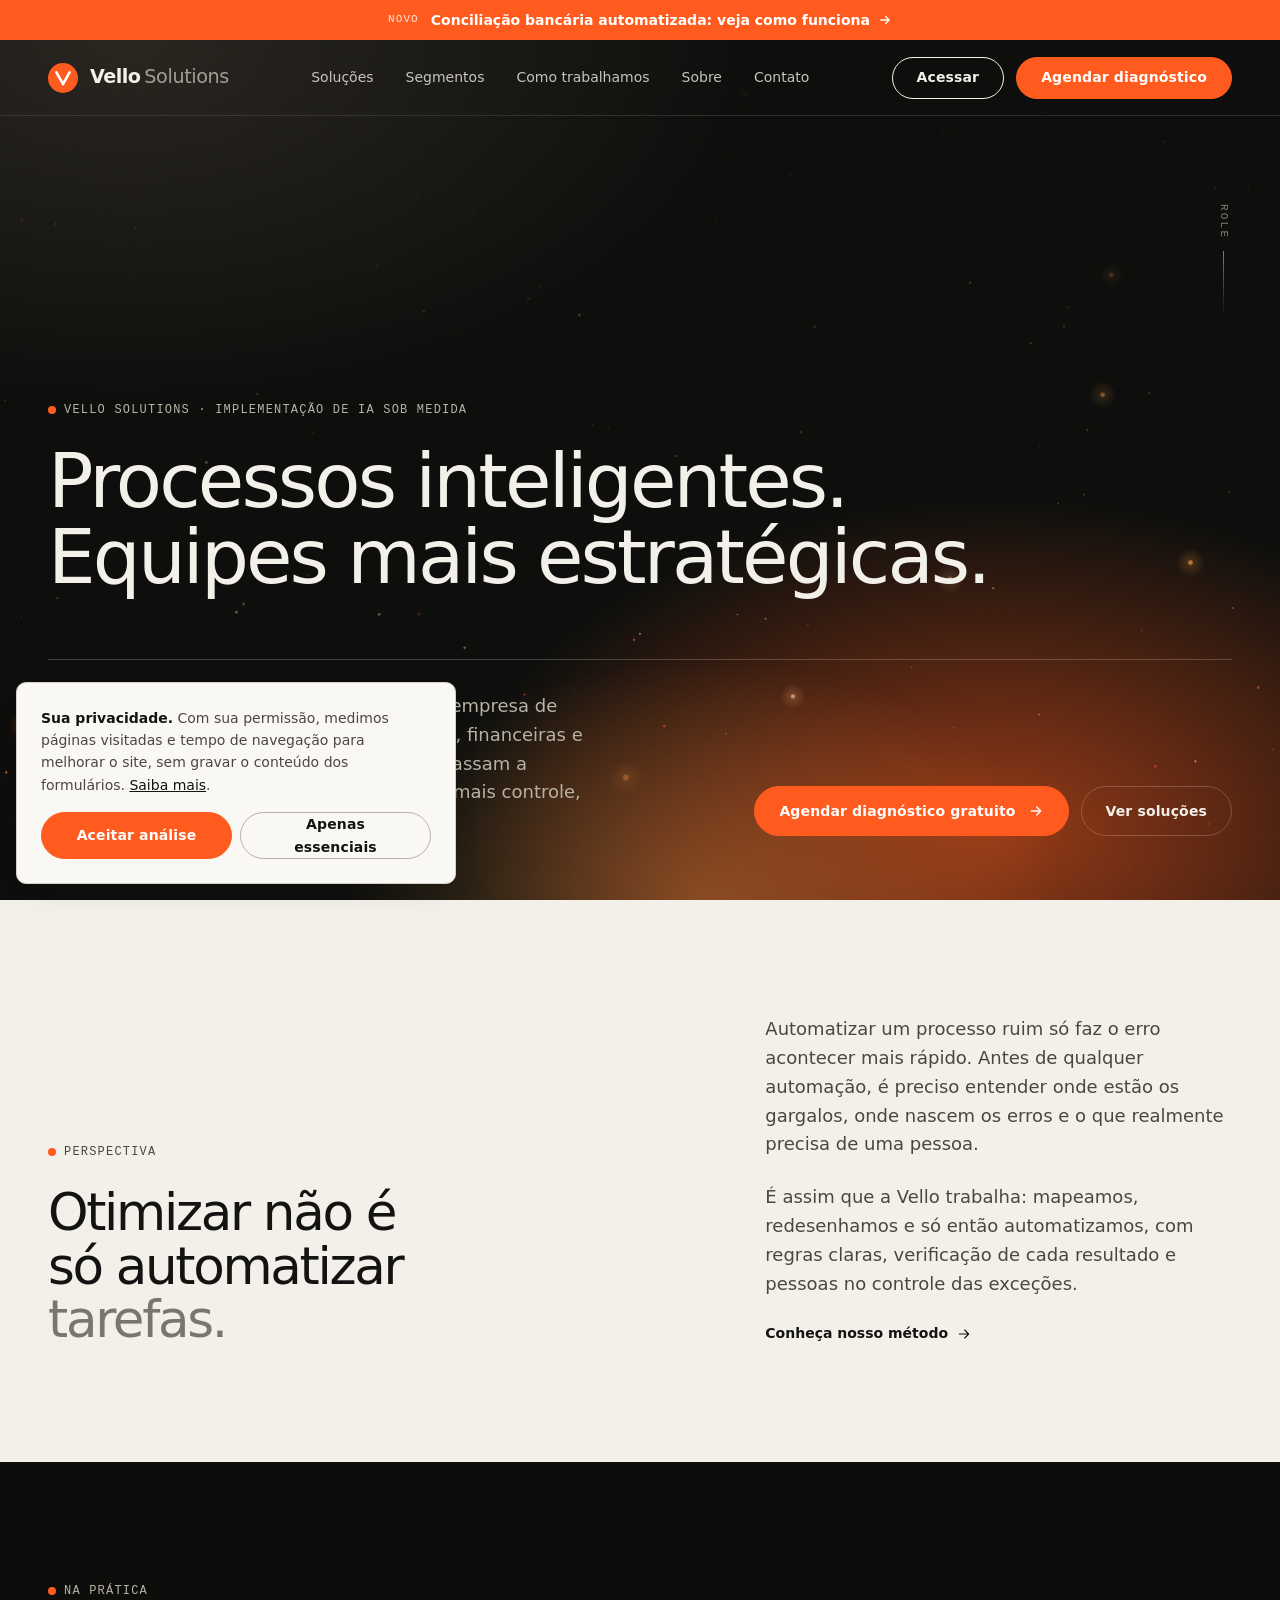
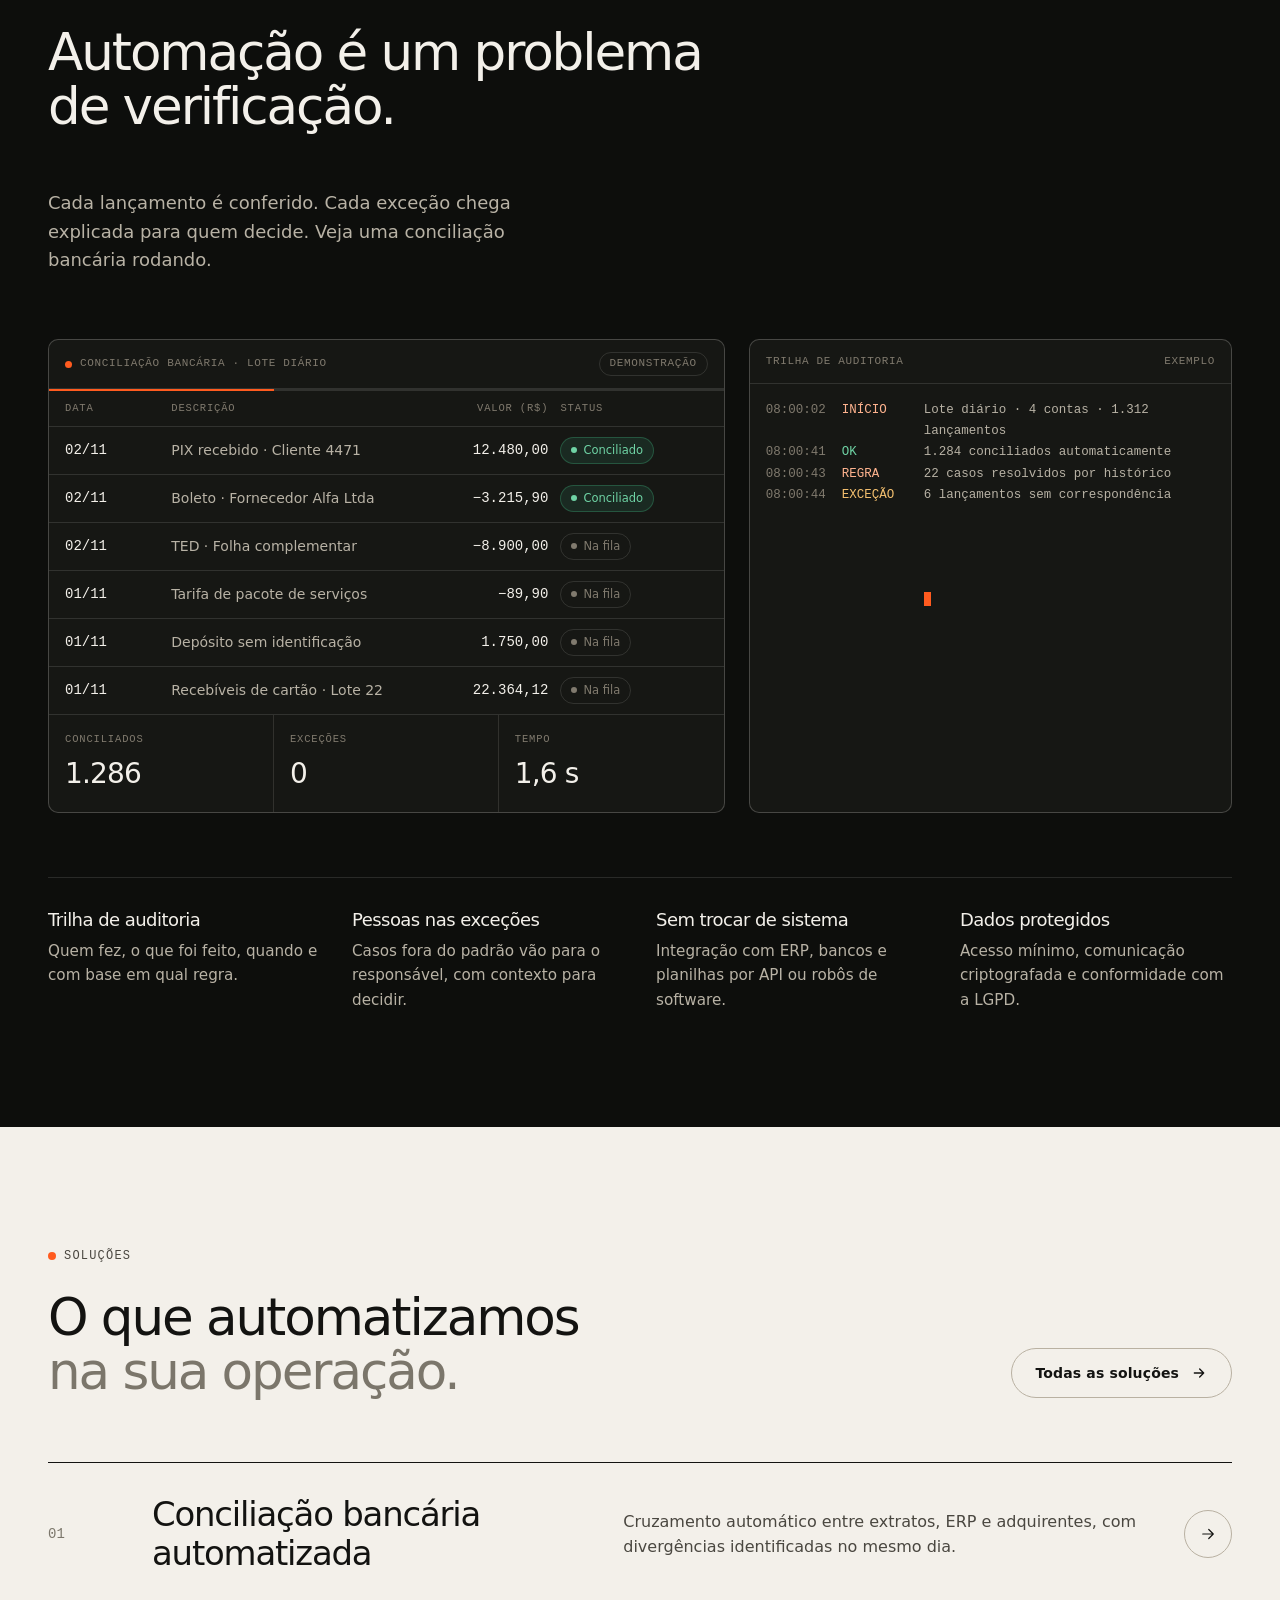
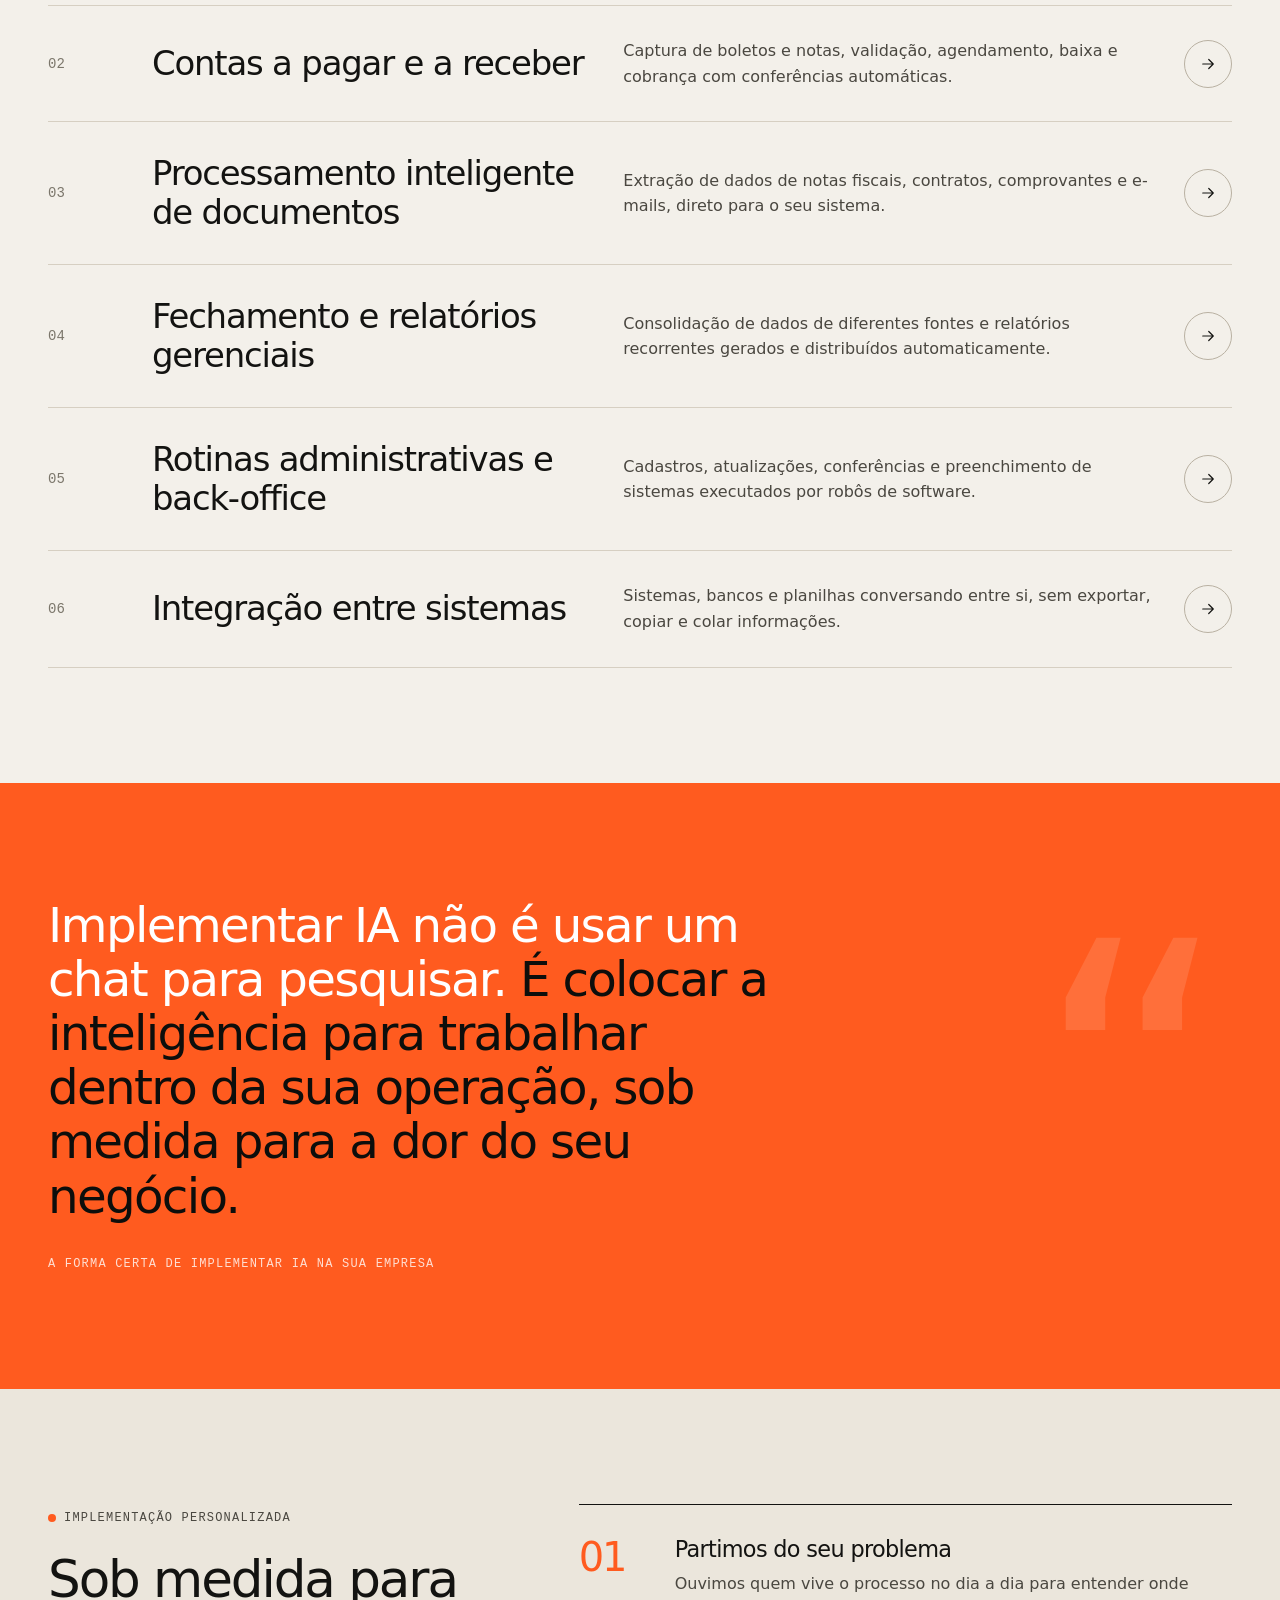
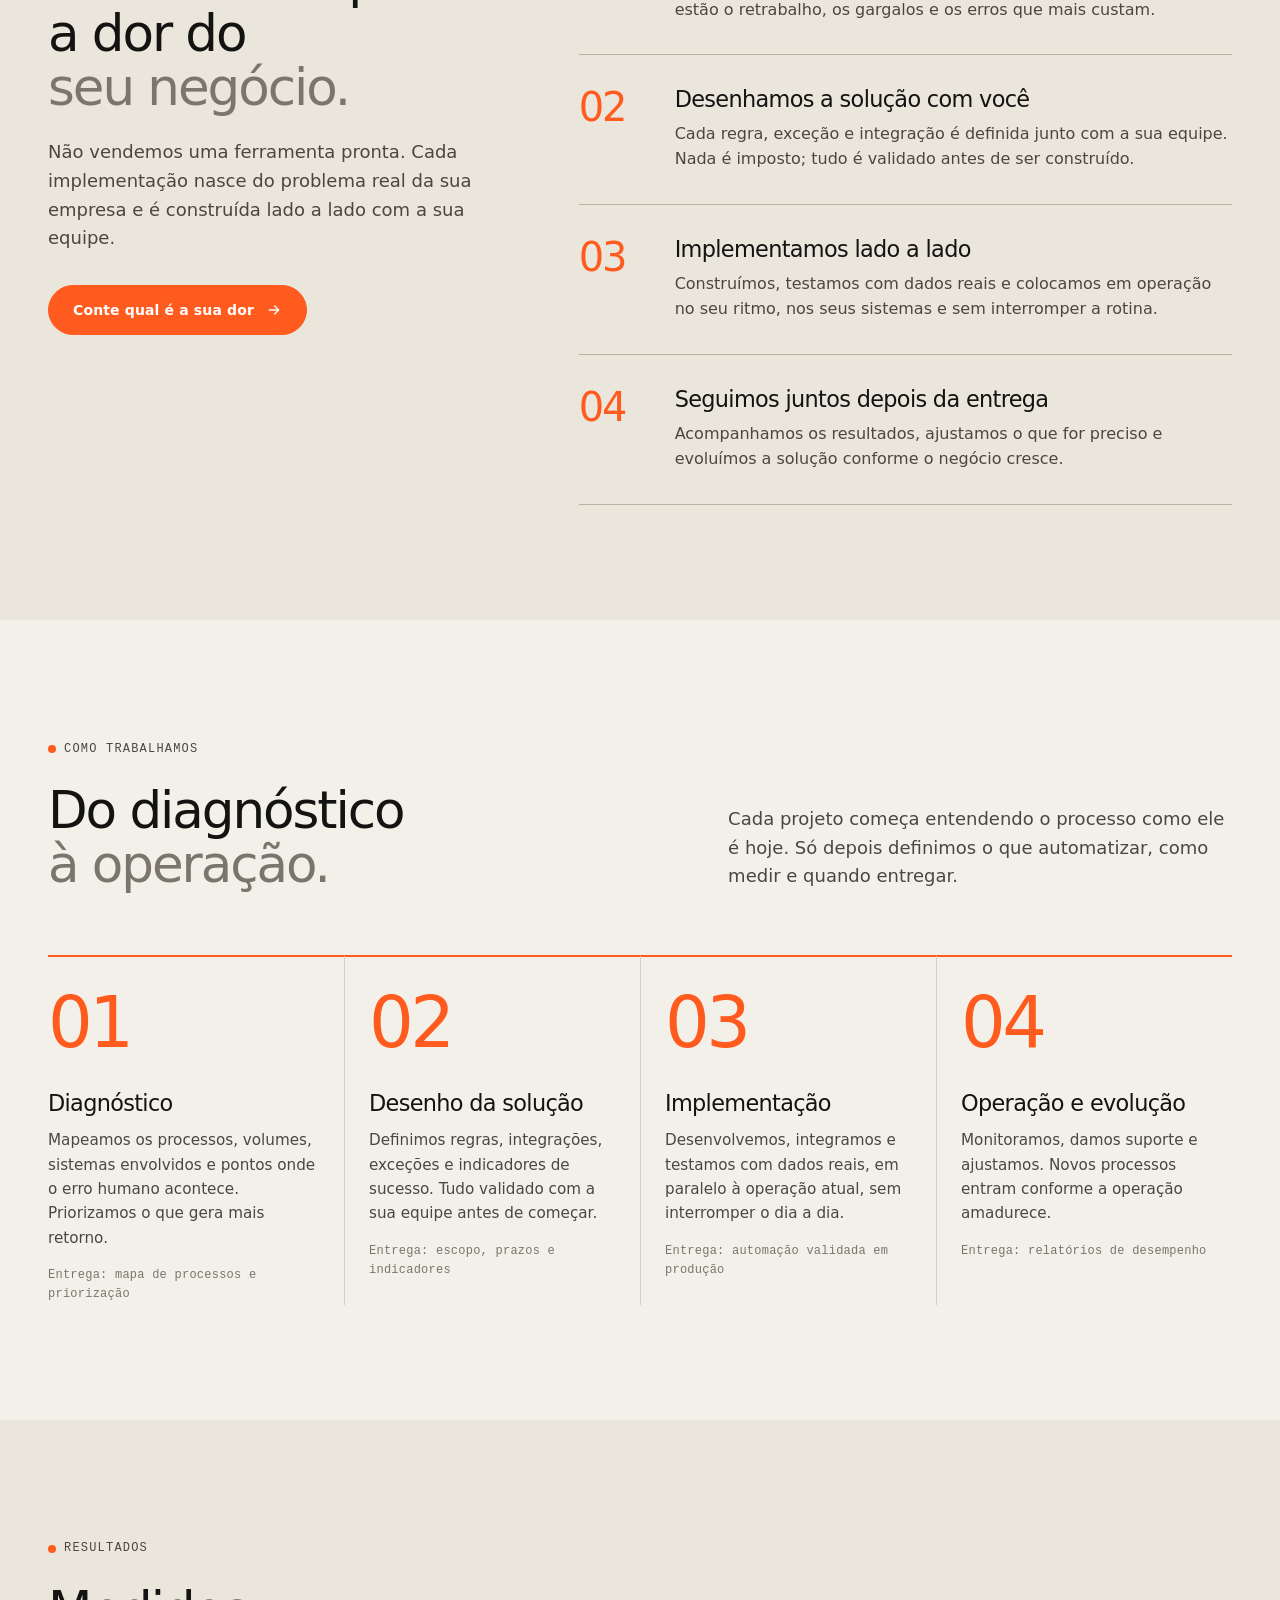
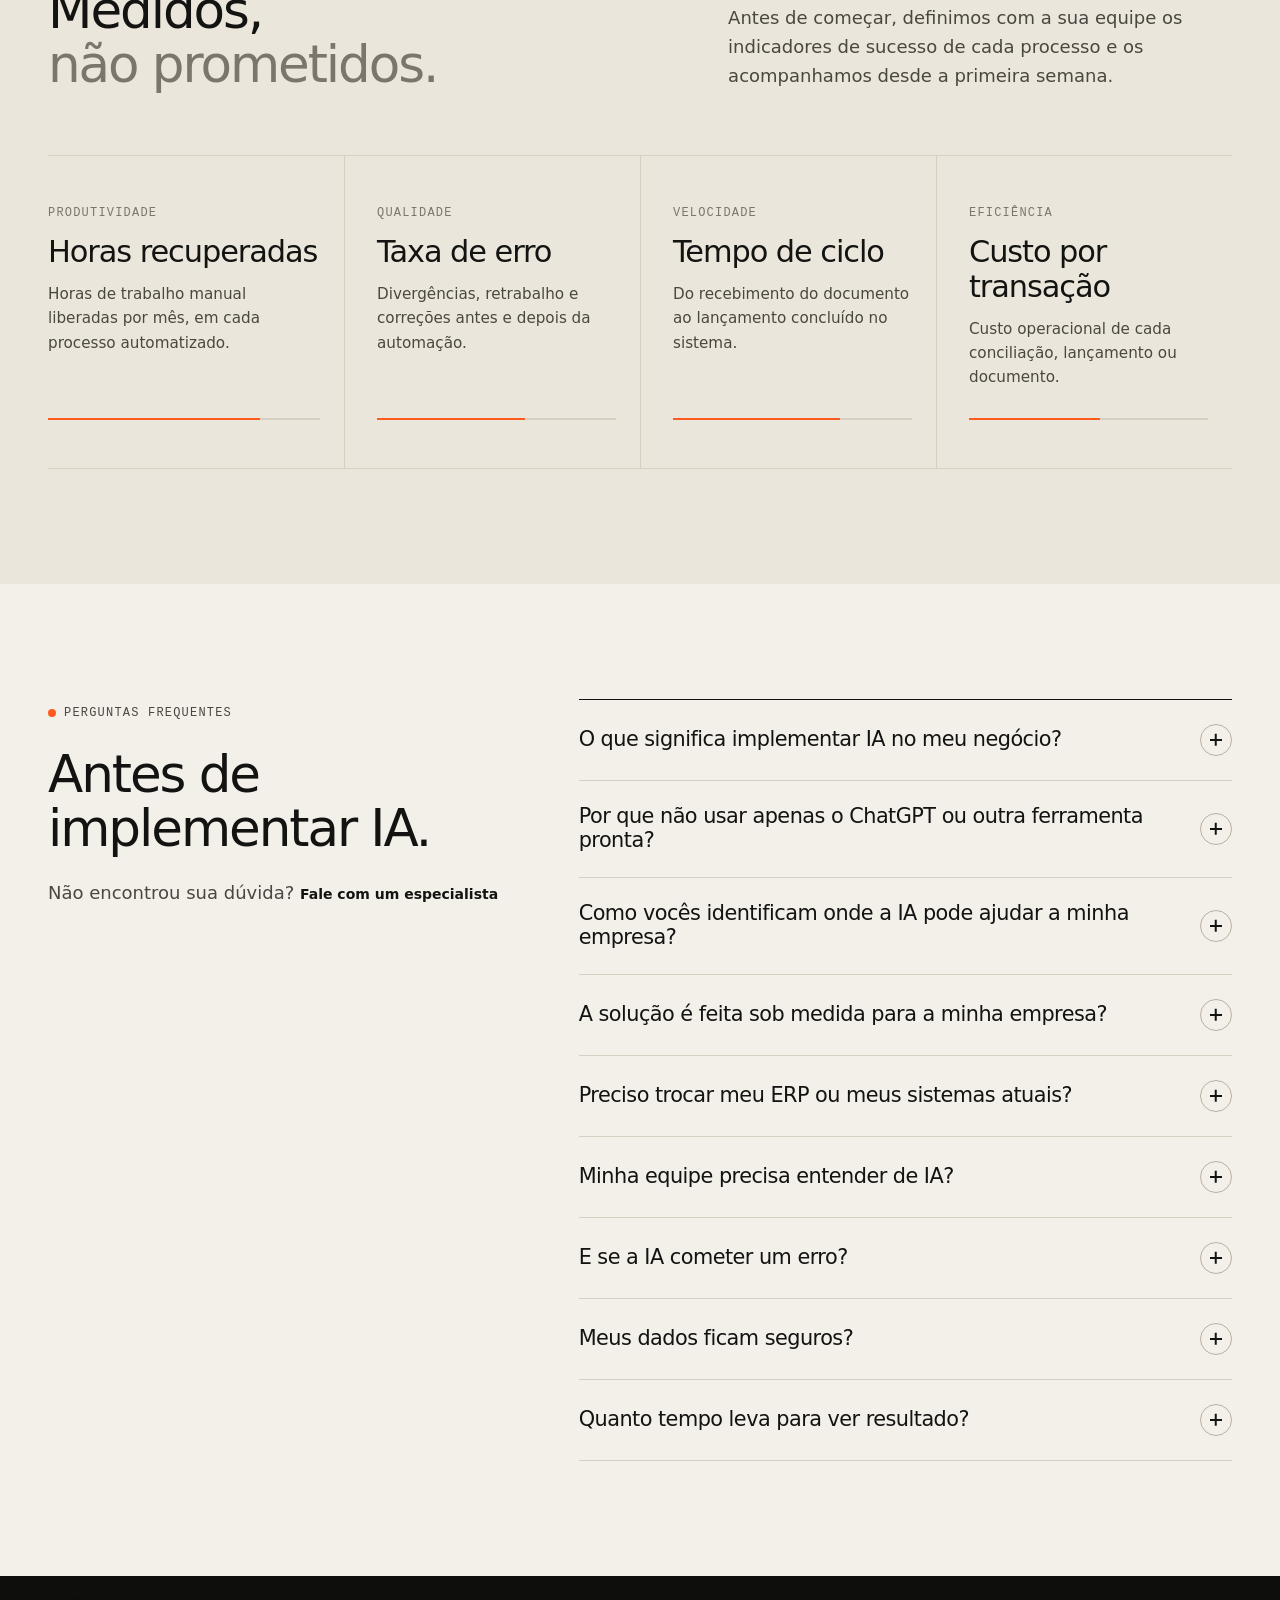
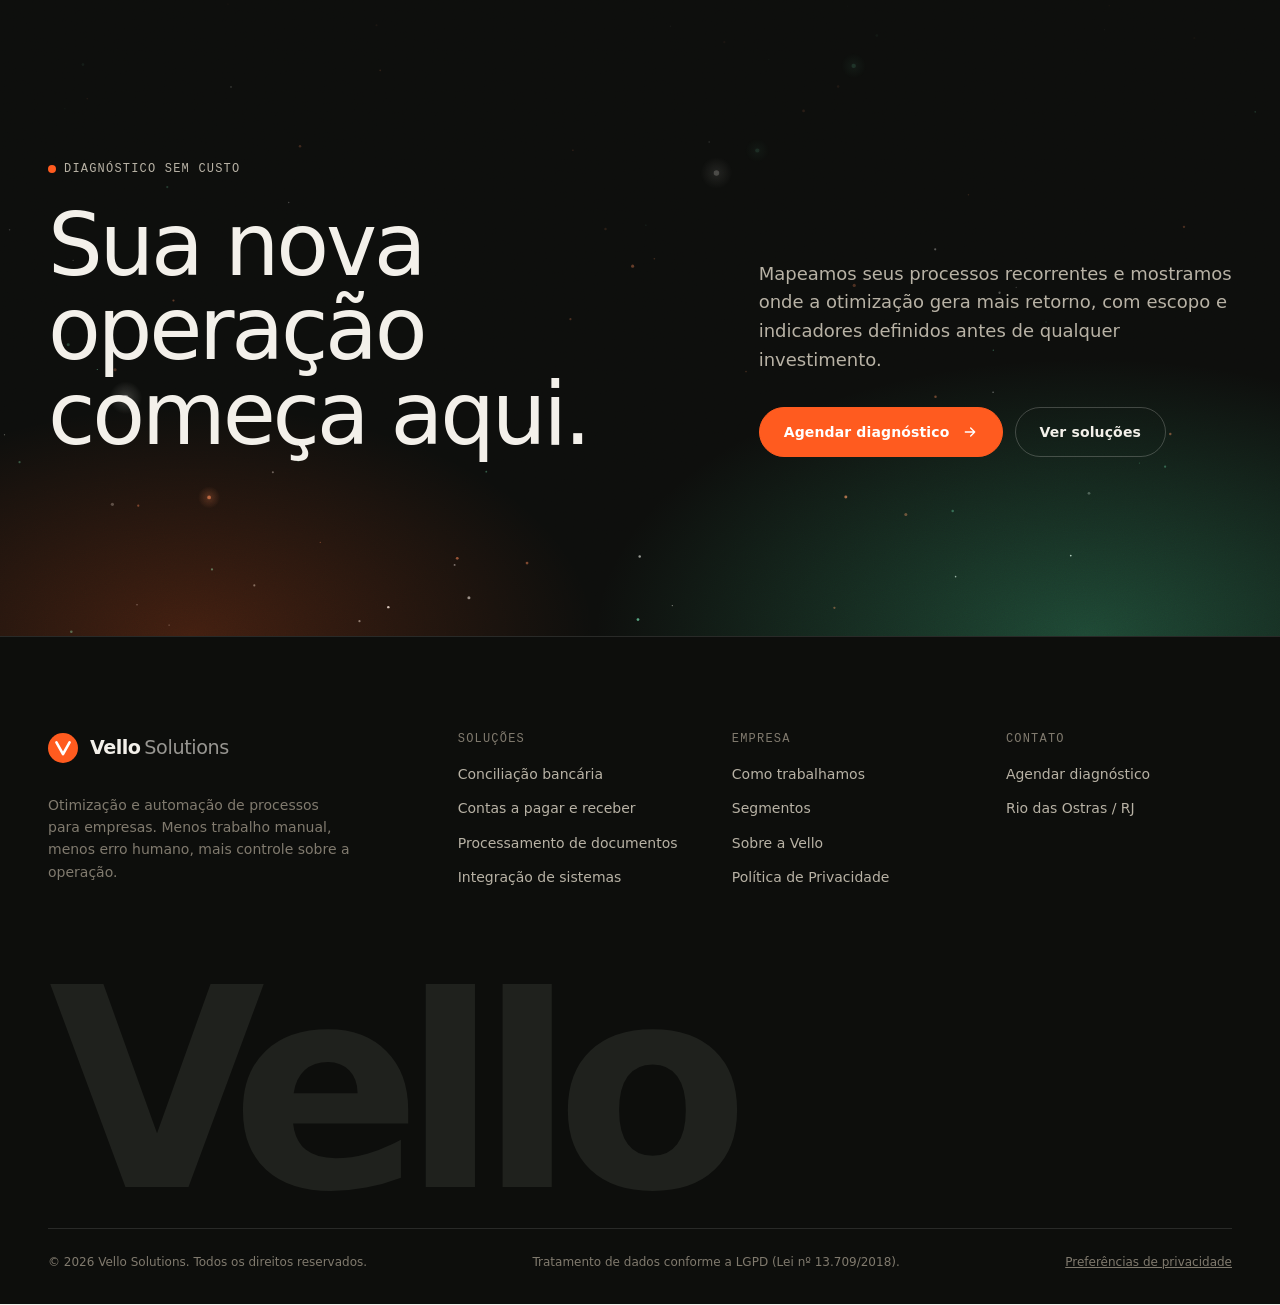
<file: index.html>
<!DOCTYPE html>
<html lang="pt-BR">
<head>
<meta charset="UTF-8">
<meta name="viewport" content="width=device-width, initial-scale=1">
<meta http-equiv="Content-Security-Policy" content="default-src 'self'; script-src 'self' 'unsafe-inline'; style-src 'self' 'unsafe-inline' https://fonts.googleapis.com; font-src 'self' https://fonts.gstatic.com; img-src 'self' data:; connect-src 'self' https:; form-action 'self' https:; base-uri 'self'">
<meta name="referrer" content="strict-origin-when-cross-origin">
<title>Vello Solutions | Otimização e automação de processos para empresas</title>
<meta name="description" content="Otimização e automação de processos para empresas: rotinas administrativas, financeiras e operacionais, conciliação bancária automatizada, contas a pagar e receber e documentos, com menos erro humano.">
<meta name="theme-color" content="#0d0e0c">
<link rel="canonical" href="https://vellosolutions.com.br/">
<link rel="icon" href="assets/vello-logo.svg" type="image/svg+xml">
<meta property="og:site_name" content="Vello Solutions">
<meta property="og:locale" content="pt_BR">
<meta property="og:type" content="website">
<meta property="og:title" content="Vello Solutions | Otimização e automação de processos para empresas">
<meta property="og:description" content="Otimização e automação de processos para empresas: rotinas administrativas, financeiras e operacionais, conciliação bancária automatizada, contas a pagar e receber e documentos, com menos erro humano.">
<meta property="og:url" content="https://vellosolutions.com.br/">
<meta name="twitter:card" content="summary">
<link rel="preconnect" href="https://fonts.googleapis.com">
<link rel="preconnect" href="https://fonts.gstatic.com" crossorigin>
<link rel="stylesheet" href="https://fonts.googleapis.com/css2?family=Inter+Tight:wght@400;500;600;800&family=Inter:wght@400;500;600;800&family=JetBrains+Mono:wght@400;500&display=swap">
<link rel="stylesheet" href="css/styles.css?v=analytics-20261107">
<script>document.documentElement.classList.add("js")</script>
<script type="application/ld+json">{"@context": "https://schema.org", "@type": "ProfessionalService", "name": "Vello Solutions", "url": "https://vellosolutions.com.br/", "logo": "https://vellosolutions.com.br/assets/vello-logo.svg", "description": "Otimização e automação de processos empresariais: rotinas administrativas, financeiras e operacionais recorrentes, conciliação bancária, contas a pagar e receber e processamento de documentos, com menos erro humano.", "areaServed": {"@type": "Country", "name": "Brasil"}, "address": {"@type": "PostalAddress", "addressLocality": "Rio das Ostras", "addressRegion": "RJ", "addressCountry": "BR"}, "knowsAbout": ["Otimização de processos", "Automação de processos empresariais", "Conciliação bancária automatizada", "Automação financeira", "Contas a pagar e a receber", "RPA", "Processamento inteligente de documentos", "Integração de sistemas"]}</script>
<script type="application/ld+json">{"@context": "https://schema.org", "@type": "FAQPage", "mainEntity": [{"@type": "Question", "name": "O que significa implementar IA no meu negócio?", "acceptedAnswer": {"@type": "Answer", "text": "É colocar a inteligência artificial para trabalhar dentro dos processos da sua empresa, e não apenas usá-la como ferramenta de pesquisa. Identificamos as tarefas que mais consomem tempo ou geram erros e construímos soluções que executam, conferem e organizam esse trabalho no dia a dia da operação."}}, {"@type": "Question", "name": "Por que não usar apenas o ChatGPT ou outra ferramenta pronta?", "acceptedAnswer": {"@type": "Answer", "text": "Ferramentas prontas são genéricas: não conhecem seus processos, seus sistemas nem as regras do seu negócio. Uma implementação personalizada conecta a IA aos seus dados e fluxos de trabalho, com controles e revisão humana, para gerar resultado consistente em vez de respostas avulsas."}}, {"@type": "Question", "name": "Como vocês identificam onde a IA pode ajudar a minha empresa?", "acceptedAnswer": {"@type": "Answer", "text": "Pelo diagnóstico. Conversamos com quem executa os processos, entendemos volumes, sistemas e pontos de erro, e priorizamos as oportunidades com maior retorno. Você recebe um mapa claro do que faz sentido implementar primeiro, e do que não faz."}}, {"@type": "Question", "name": "A solução é feita sob medida para a minha empresa?", "acceptedAnswer": {"@type": "Answer", "text": "Sempre. Partimos da dor do seu negócio, não de um produto pronto. Trabalhamos lado a lado com a sua equipe em todas as etapas, do diagnóstico ao acompanhamento depois da entrega, para que a solução se encaixe na sua rotina e resolva o problema certo."}}, {"@type": "Question", "name": "Preciso trocar meu ERP ou meus sistemas atuais?", "acceptedAnswer": {"@type": "Answer", "text": "Não. A implementação se conecta aos sistemas que sua empresa já utiliza, por API quando existe e por robôs de software quando não existe. O objetivo é melhorar a forma como sua equipe trabalha, não criar um novo sistema para ela aprender."}}, {"@type": "Question", "name": "Minha equipe precisa entender de IA?", "acceptedAnswer": {"@type": "Answer", "text": "Não. Desenhamos as soluções para se encaixarem na rotina que sua equipe já conhece e acompanhamos a adoção de perto. As pessoas continuam no controle das decisões; a IA assume o trabalho repetitivo e de conferência."}}, {"@type": "Question", "name": "E se a IA cometer um erro?", "acceptedAnswer": {"@type": "Answer", "text": "Toda implementação tem regras de verificação. Quando um caso foge do padrão ou não há certeza suficiente, ele é encaminhado para uma pessoa da sua equipe com o contexto necessário para decidir. Cada ação fica registrada e pode ser auditada."}}, {"@type": "Question", "name": "Meus dados ficam seguros?", "acceptedAnswer": {"@type": "Answer", "text": "Sim. Trabalhamos com acesso mínimo necessário, comunicação criptografada, registro de todas as operações e tratamento de dados conforme a LGPD. As regras de acesso são definidas junto com a sua empresa no início do projeto."}}, {"@type": "Question", "name": "Quanto tempo leva para ver resultado?", "acceptedAnswer": {"@type": "Answer", "text": "Depende da complexidade do processo e das integrações envolvidas. Processos bem definidos costumam entrar em operação em poucas semanas. O prazo, o escopo e os indicadores de sucesso são apresentados ao final do diagnóstico, antes de qualquer contratação."}}]}</script>
</head><body>
<a class="skip-link" href="#main">Pular para o conteúdo</a>
<div class="utility-bar">
  <div class="container">
    <span class="mono">Novo</span>
    <a href="solucoes.html#conciliacao-bancaria">Conciliação bancária automatizada: veja como funciona <svg width="14" height="14" viewBox="0 0 24 24" fill="none" stroke="currentColor" stroke-width="2.2" stroke-linecap="round" stroke-linejoin="round" aria-hidden="true"><path d="M5 12h14M13 6l6 6-6 6"/></svg></a>
  </div>
</div>
<header class="site-header">
  <div class="container nav">
    <a class="brand" href="index.html" aria-label="Vello Solutions, página inicial">
      <svg class="brand-mark" viewBox="0 0 32 32" aria-hidden="true"><rect width="32" height="32" rx="16" fill="#ff5b1f"/><path d="M9 10l7 12.5L23 10" fill="none" stroke="#fff" stroke-width="2.8" stroke-linecap="round" stroke-linejoin="round"/></svg>
      <span class="brand-name">Vello<small>Solutions</small></span>
    </a>
    <nav aria-label="Navegação principal">
      <div class="nav-links" id="nav-links">
        <a href="solucoes.html">Soluções</a>
        <a href="segmentos.html">Segmentos</a>
        <a href="plataforma.html">Como trabalhamos</a>
        <a href="sobre.html">Sobre</a>
        <a href="contato.html">Contato</a>
        <a class="btn btn-primary nav-links-cta" href="contato.html">Agendar diagnóstico</a>
      </div>
    </nav>
    <div class="nav-actions">
      <a class="btn btn-secondary access-internal" href="/interno/">Acessar</a>
      <a class="btn btn-primary nav-cta" href="contato.html">Agendar diagnóstico</a>
      <button class="nav-toggle" type="button" aria-expanded="false" aria-controls="nav-links" aria-label="Abrir menu"><span></span></button>
    </div>
  </div>
</header>

<main id="main">

<section class="hero grain" aria-labelledby="hero-title">
  <canvas class="atmos" data-mode="fire" aria-hidden="true"></canvas><div class="atmos-glow" aria-hidden="true"></div>
  <span class="hero-scroll" aria-hidden="true">Role</span>
  <div class="container">
    <p class="eyebrow" data-hero style="--i:0">Vello Solutions · Implementação de IA sob medida</p>
    <h1 class="display" id="hero-title">
      <span class="line"><span style="--i:1">Processos inteligentes.</span></span>
      <span class="line"><span style="--i:2">Equipes mais estratégicas.</span></span>
    </h1>
    <div class="hero-bottom" data-hero style="--i:4">
      <p class="lead">A Vello implementa IA nos processos da sua empresa de forma personalizada. Rotinas administrativas, financeiras e operacionais que se repetem todos os dias passam a funcionar com mais precisão, menos erros e mais controle, sem trocar os sistemas que você já usa.</p>
      <div class="hero-ctas">
        <a class="btn btn-primary" href="contato.html">Agendar diagnóstico gratuito <svg class="btn-arrow" width="16" height="16" viewBox="0 0 24 24" fill="none" stroke="currentColor" stroke-width="2" stroke-linecap="round" stroke-linejoin="round" aria-hidden="true"><path d="M5 12h14M13 6l6 6-6 6"/></svg></a>
        <a class="btn btn-ghost-dark" href="solucoes.html">Ver soluções</a>
      </div>
    </div>
  </div>
</section>

<section class="section" aria-labelledby="persp-title">
  <div class="container perspective">
    <div>
      <p class="eyebrow" data-reveal>Perspectiva</p>
      <h2 id="persp-title" data-split><span class="line"><span style="--i:0">Otimizar não é</span></span><span class="line"><span style="--i:1">só automatizar</span></span><span class="line"><span style="--i:2" class="muted">tarefas.</span></span></h2>
    </div>
    <div class="perspective-body" data-reveal>
      <p>Automatizar um processo ruim só faz o erro acontecer mais rápido. Antes de qualquer automação, é preciso entender onde estão os gargalos, onde nascem os erros e o que realmente precisa de uma pessoa.</p>
      <p>É assim que a Vello trabalha: mapeamos, redesenhamos e só então automatizamos, com regras claras, verificação de cada resultado e pessoas no controle das exceções.</p>
      <a class="link-arrow" href="plataforma.html">Conheça nosso método <svg width="16" height="16" viewBox="0 0 24 24" fill="none" stroke="currentColor" stroke-width="1.6" stroke-linecap="round" stroke-linejoin="round" aria-hidden="true"><path d="M5 12h14M13 6l6 6-6 6"/></svg></a>
    </div>
  </div>
</section>

<section class="section section--dark" aria-labelledby="proof-title">
  <div class="container">
    <div class="section-head section-head--row">
      <div>
        <p class="eyebrow" data-reveal>Na prática</p>
        <h2 class="h2" id="proof-title" data-split><span class="line"><span style="--i:0">Automação é um problema</span></span><span class="line"><span style="--i:1">de verificação.</span></span></h2>
      </div>
      <p class="lead" data-reveal style="max-width:44ch">Cada lançamento é conferido. Cada exceção chega explicada para quem decide. Veja uma conciliação bancária rodando.</p>
    </div>
    <div class="proof">
      <div class="console" data-console data-reveal="scale" role="img" aria-label="Demonstração de uma conciliação bancária automatizada: lançamentos sendo conciliados e uma exceção enviada para revisão humana.">
        <div class="console-bar">
          <span class="console-title"><span class="console-dot"></span>Conciliação bancária · lote diário</span>
          <span class="console-chip">Demonstração</span>
        </div>
        <div class="console-progress"><i></i></div>
        <div role="table" aria-hidden="true">
          <div class="console-head" role="row"><span>Data</span><span>Descrição</span><span>Valor (R$)</span><span>Status</span></div>
          <div class="console-row" role="row" data-result="ok"><span role="cell" class="mono">02/11</span><span role="cell" class="desc">PIX recebido · Cliente 4471</span><span role="cell" class="num">12.480,00</span><span role="cell"><span class="status status--pending">Na fila</span></span></div>
          <div class="console-row" role="row" data-result="ok"><span role="cell" class="mono">02/11</span><span role="cell" class="desc">Boleto · Fornecedor Alfa Ltda</span><span role="cell" class="num">−3.215,90</span><span role="cell"><span class="status status--pending">Na fila</span></span></div>
          <div class="console-row" role="row" data-result="ok"><span role="cell" class="mono">02/11</span><span role="cell" class="desc">TED · Folha complementar</span><span role="cell" class="num">−8.900,00</span><span role="cell"><span class="status status--pending">Na fila</span></span></div>
          <div class="console-row" role="row" data-result="ok"><span role="cell" class="mono">01/11</span><span role="cell" class="desc">Tarifa de pacote de serviços</span><span role="cell" class="num">−89,90</span><span role="cell"><span class="status status--pending">Na fila</span></span></div>
          <div class="console-row" role="row" data-result="warn"><span role="cell" class="mono">01/11</span><span role="cell" class="desc">Depósito sem identificação</span><span role="cell" class="num">1.750,00</span><span role="cell"><span class="status status--pending">Na fila</span></span></div>
          <div class="console-row" role="row" data-result="ok"><span role="cell" class="mono">01/11</span><span role="cell" class="desc">Recebíveis de cartão · Lote 22</span><span role="cell" class="num">22.364,12</span><span role="cell"><span class="status status--pending">Na fila</span></span></div>
        </div>
        <dl class="console-foot" aria-hidden="true">
          <div class="console-stat"><dt>Conciliados</dt><dd data-stat="matched">1.284</dd></div>
          <div class="console-stat"><dt>Exceções</dt><dd data-stat="flagged">0</dd></div>
          <div class="console-stat"><dt>Tempo</dt><dd data-stat="time">0,0 s</dd></div>
        </dl>
      </div>
      <div class="audit" data-audit data-reveal="scale" role="img" aria-label="Exemplo de trilha de auditoria de uma conciliação automatizada">
        <div class="audit-bar"><span>Trilha de auditoria</span><span>Exemplo</span></div>
        <div class="audit-body" aria-hidden="true">
        <div class="audit-line"><time>08:00:02</time><span class="tag tag--info">INÍCIO</span><span>Lote diário · 4 contas · 1.312 lançamentos</span></div>
        <div class="audit-line"><time>08:00:41</time><span class="tag tag--ok">OK</span><span>1.284 conciliados automaticamente</span></div>
        <div class="audit-line"><time>08:00:43</time><span class="tag tag--info">REGRA</span><span>22 casos resolvidos por histórico</span></div>
        <div class="audit-line"><time>08:00:44</time><span class="tag tag--warn">EXCEÇÃO</span><span>6 lançamentos sem correspondência</span></div>
        <div class="audit-line"><time>08:00:44</time><span class="tag tag--human">HUMANO</span><span>Exceções enviadas ao Financeiro</span></div>
        <div class="audit-line"><time>09:12:10</time><span class="tag tag--human">DECISÃO</span><span>R$ 1.750,00 vinculado ao pedido 88213</span></div>
        <div class="audit-line"><time>09:12:11</time><span class="tag tag--ok">OK</span><span>Baixa registrada no ERP · trilha arquivada</span></div>
          <div class="audit-line is-in"><time></time><span></span><span><span class="audit-cursor"></span></span></div>
        </div>
      </div>
    </div>
    <div class="proof-notes" data-reveal-group>
      <div data-reveal><h3>Trilha de auditoria</h3><p>Quem fez, o que foi feito, quando e com base em qual regra.</p></div>
      <div data-reveal><h3>Pessoas nas exceções</h3><p>Casos fora do padrão vão para o responsável, com contexto para decidir.</p></div>
      <div data-reveal><h3>Sem trocar de sistema</h3><p>Integração com ERP, bancos e planilhas por API ou robôs de software.</p></div>
      <div data-reveal><h3>Dados protegidos</h3><p>Acesso mínimo, comunicação criptografada e conformidade com a LGPD.</p></div>
    </div>
  </div>
</section>

<section class="section" id="solucoes" aria-labelledby="sol-title">
  <div class="container">
    <div class="section-head section-head--row">
      <div>
        <p class="eyebrow" data-reveal>Soluções</p>
        <h2 class="h2" id="sol-title" data-split><span class="line"><span style="--i:0">O que automatizamos</span></span><span class="line"><span style="--i:1" class="muted">na sua operação.</span></span></h2>
      </div>
      <a class="btn btn-secondary" href="solucoes.html" data-reveal>Todas as soluções <svg class="btn-arrow" width="16" height="16" viewBox="0 0 24 24" fill="none" stroke="currentColor" stroke-width="2" stroke-linecap="round" stroke-linejoin="round" aria-hidden="true"><path d="M5 12h14M13 6l6 6-6 6"/></svg></a>
    </div>
    <div class="sol-list" data-reveal-group>
      <article class="sol-row" data-reveal>
        <span class="sol-num">01</span>
        <h3><a href="solucoes.html#conciliacao-bancaria">Conciliação bancária automatizada</a></h3>
        <p>Cruzamento automático entre extratos, ERP e adquirentes, com divergências identificadas no mesmo dia.</p>
        <span class="sol-go" aria-hidden="true"><svg width="18" height="18" viewBox="0 0 24 24" fill="none" stroke="currentColor" stroke-width="1.6" stroke-linecap="round" stroke-linejoin="round" aria-hidden="true"><path d="M5 12h14M13 6l6 6-6 6"/></svg></span>
      </article>
      <article class="sol-row" data-reveal>
        <span class="sol-num">02</span>
        <h3><a href="solucoes.html#contas-a-pagar-e-receber">Contas a pagar e a receber</a></h3>
        <p>Captura de boletos e notas, validação, agendamento, baixa e cobrança com conferências automáticas.</p>
        <span class="sol-go" aria-hidden="true"><svg width="18" height="18" viewBox="0 0 24 24" fill="none" stroke="currentColor" stroke-width="1.6" stroke-linecap="round" stroke-linejoin="round" aria-hidden="true"><path d="M5 12h14M13 6l6 6-6 6"/></svg></span>
      </article>
      <article class="sol-row" data-reveal>
        <span class="sol-num">03</span>
        <h3><a href="solucoes.html#documentos">Processamento inteligente de documentos</a></h3>
        <p>Extração de dados de notas fiscais, contratos, comprovantes e e-mails, direto para o seu sistema.</p>
        <span class="sol-go" aria-hidden="true"><svg width="18" height="18" viewBox="0 0 24 24" fill="none" stroke="currentColor" stroke-width="1.6" stroke-linecap="round" stroke-linejoin="round" aria-hidden="true"><path d="M5 12h14M13 6l6 6-6 6"/></svg></span>
      </article>
      <article class="sol-row" data-reveal>
        <span class="sol-num">04</span>
        <h3><a href="solucoes.html#fechamento-e-relatorios">Fechamento e relatórios gerenciais</a></h3>
        <p>Consolidação de dados de diferentes fontes e relatórios recorrentes gerados e distribuídos automaticamente.</p>
        <span class="sol-go" aria-hidden="true"><svg width="18" height="18" viewBox="0 0 24 24" fill="none" stroke="currentColor" stroke-width="1.6" stroke-linecap="round" stroke-linejoin="round" aria-hidden="true"><path d="M5 12h14M13 6l6 6-6 6"/></svg></span>
      </article>
      <article class="sol-row" data-reveal>
        <span class="sol-num">05</span>
        <h3><a href="solucoes.html#rotinas-administrativas">Rotinas administrativas e back-office</a></h3>
        <p>Cadastros, atualizações, conferências e preenchimento de sistemas executados por robôs de software.</p>
        <span class="sol-go" aria-hidden="true"><svg width="18" height="18" viewBox="0 0 24 24" fill="none" stroke="currentColor" stroke-width="1.6" stroke-linecap="round" stroke-linejoin="round" aria-hidden="true"><path d="M5 12h14M13 6l6 6-6 6"/></svg></span>
      </article>
      <article class="sol-row" data-reveal>
        <span class="sol-num">06</span>
        <h3><a href="solucoes.html#integracao-de-sistemas">Integração entre sistemas</a></h3>
        <p>Sistemas, bancos e planilhas conversando entre si, sem exportar, copiar e colar informações.</p>
        <span class="sol-go" aria-hidden="true"><svg width="18" height="18" viewBox="0 0 24 24" fill="none" stroke="currentColor" stroke-width="1.6" stroke-linecap="round" stroke-linejoin="round" aria-hidden="true"><path d="M5 12h14M13 6l6 6-6 6"/></svg></span>
      </article>
    </div>
  </div>
</section>

<section class="quote-band" aria-label="Como implementamos IA">
  <span class="quote-mark" aria-hidden="true">&ldquo;</span>
  <div class="container">
    <figure data-reveal>
      <blockquote>Implementar IA não é usar um chat para pesquisar. <span class="dim">É colocar a inteligência para trabalhar dentro da sua operação, sob medida para a dor do seu negócio.</span></blockquote>
      <figcaption>A forma certa de implementar IA na sua empresa</figcaption>
    </figure>
  </div>
</section>

<section class="section section--alt" id="sob-medida" aria-labelledby="custom-title">
  <div class="container">
    <div class="split">
      <div>
        <p class="eyebrow" data-reveal>Implementação personalizada</p>
        <h2 class="h2" id="custom-title" data-split><span class="line"><span style="--i:0">Sob medida para</span></span><span class="line"><span style="--i:1">a dor do</span></span><span class="line"><span style="--i:2" class="muted">seu negócio.</span></span></h2>
        <p class="lead mt-5" data-reveal>Não vendemos uma ferramenta pronta. Cada implementação nasce do problema real da sua empresa e é construída lado a lado com a sua equipe.</p>
        <a class="btn btn-primary mt-6" href="contato.html" data-reveal>Conte qual é a sua dor <svg class="btn-arrow" width="16" height="16" viewBox="0 0 24 24" fill="none" stroke="currentColor" stroke-width="2" stroke-linecap="round" stroke-linejoin="round" aria-hidden="true"><path d="M5 12h14M13 6l6 6-6 6"/></svg></a>
      </div>
      <ol class="custom-list" data-reveal-group>
        <li data-reveal><span class="custom-num">01</span><div><h3>Partimos do seu problema</h3><p>Ouvimos quem vive o processo no dia a dia para entender onde estão o retrabalho, os gargalos e os erros que mais custam.</p></div></li>
        <li data-reveal><span class="custom-num">02</span><div><h3>Desenhamos a solução com você</h3><p>Cada regra, exceção e integração é definida junto com a sua equipe. Nada é imposto; tudo é validado antes de ser construído.</p></div></li>
        <li data-reveal><span class="custom-num">03</span><div><h3>Implementamos lado a lado</h3><p>Construímos, testamos com dados reais e colocamos em operação no seu ritmo, nos seus sistemas e sem interromper a rotina.</p></div></li>
        <li data-reveal><span class="custom-num">04</span><div><h3>Seguimos juntos depois da entrega</h3><p>Acompanhamos os resultados, ajustamos o que for preciso e evoluímos a solução conforme o negócio cresce.</p></div></li>
      </ol>
    </div>
  </div>
</section>

<section class="section" aria-labelledby="metodo-title">
  <div class="container">
    <div class="section-head section-head--row">
      <div>
        <p class="eyebrow" data-reveal>Como trabalhamos</p>
        <h2 class="h2" id="metodo-title" data-split><span class="line"><span style="--i:0">Do diagnóstico</span></span><span class="line"><span style="--i:1" class="muted">à operação.</span></span></h2>
      </div>
      <p class="lead" data-reveal style="max-width:44ch">Cada projeto começa entendendo o processo como ele é hoje. Só depois definimos o que automatizar, como medir e quando entregar.</p>
    </div>
    <ol class="steps" data-observe>
      <li class="steps-track" aria-hidden="true"><i></i></li>
      <li class="step"><span class="step-node">01</span><h3>Diagnóstico</h3><p>Mapeamos os processos, volumes, sistemas envolvidos e pontos onde o erro humano acontece. Priorizamos o que gera mais retorno.</p><span class="step-time">Entrega: mapa de processos e priorização</span></li>
      <li class="step"><span class="step-node">02</span><h3>Desenho da solução</h3><p>Definimos regras, integrações, exceções e indicadores de sucesso. Tudo validado com a sua equipe antes de começar.</p><span class="step-time">Entrega: escopo, prazos e indicadores</span></li>
      <li class="step"><span class="step-node">03</span><h3>Implementação</h3><p>Desenvolvemos, integramos e testamos com dados reais, em paralelo à operação atual, sem interromper o dia a dia.</p><span class="step-time">Entrega: automação validada em produção</span></li>
      <li class="step"><span class="step-node">04</span><h3>Operação e evolução</h3><p>Monitoramos, damos suporte e ajustamos. Novos processos entram conforme a operação amadurece.</p><span class="step-time">Entrega: relatórios de desempenho</span></li>
    </ol>
  </div>
</section>

<section class="section section--alt" id="resultados" aria-labelledby="res-title">
  <div class="container">
    <div class="section-head section-head--row">
      <div>
        <p class="eyebrow" data-reveal>Resultados</p>
        <h2 class="h2" id="res-title" data-split><span class="line"><span style="--i:0">Medidos,</span></span><span class="line"><span style="--i:1" class="muted">não prometidos.</span></span></h2>
      </div>
      <p class="lead" data-reveal style="max-width:44ch">Antes de começar, definimos com a sua equipe os indicadores de sucesso de cada processo e os acompanhamos desde a primeira semana.</p>
    </div>
    <div class="grid grid-4 grid--ruled" data-reveal-group data-observe>
      <div class="kpi" data-reveal><span class="kpi-label">Produtividade</span><h3 class="kpi-title">Horas recuperadas</h3><p>Horas de trabalho manual liberadas por mês, em cada processo automatizado.</p><div class="kpi-bar" aria-hidden="true"><i style="--to:78%"></i></div></div>
      <div class="kpi" data-reveal><span class="kpi-label">Qualidade</span><h3 class="kpi-title">Taxa de erro</h3><p>Divergências, retrabalho e correções antes e depois da automação.</p><div class="kpi-bar" aria-hidden="true"><i style="--to:62%"></i></div></div>
      <div class="kpi" data-reveal><span class="kpi-label">Velocidade</span><h3 class="kpi-title">Tempo de ciclo</h3><p>Do recebimento do documento ao lançamento concluído no sistema.</p><div class="kpi-bar" aria-hidden="true"><i style="--to:70%"></i></div></div>
      <div class="kpi" data-reveal><span class="kpi-label">Eficiência</span><h3 class="kpi-title">Custo por transação</h3><p>Custo operacional de cada conciliação, lançamento ou documento.</p><div class="kpi-bar" aria-hidden="true"><i style="--to:55%"></i></div></div>
    </div>
  </div>
</section>

<section class="section" aria-labelledby="faq-title">
  <div class="container split">
    <div>
      <p class="eyebrow" data-reveal>Perguntas frequentes</p>
      <h2 class="h2" id="faq-title" data-split><span class="line"><span style="--i:0">Antes de</span></span><span class="line"><span style="--i:1">implementar IA.</span></span></h2>
      <p class="lead mt-5" data-reveal>Não encontrou sua dúvida? <a class="link-arrow" href="contato.html">Fale com um especialista</a></p>
    </div>
    <div class="faq" data-reveal>
      <div class="faq-item">
        <h3><button class="faq-q" type="button" aria-expanded="false" aria-controls="faq-0">O que significa implementar IA no meu negócio?<span class="faq-icon" aria-hidden="true"></span></button></h3>
        <div class="faq-a" id="faq-0" role="region"><div><p>É colocar a inteligência artificial para trabalhar dentro dos processos da sua empresa, e não apenas usá-la como ferramenta de pesquisa. Identificamos as tarefas que mais consomem tempo ou geram erros e construímos soluções que executam, conferem e organizam esse trabalho no dia a dia da operação.</p></div></div>
      </div>
      <div class="faq-item">
        <h3><button class="faq-q" type="button" aria-expanded="false" aria-controls="faq-1">Por que não usar apenas o ChatGPT ou outra ferramenta pronta?<span class="faq-icon" aria-hidden="true"></span></button></h3>
        <div class="faq-a" id="faq-1" role="region"><div><p>Ferramentas prontas são genéricas: não conhecem seus processos, seus sistemas nem as regras do seu negócio. Uma implementação personalizada conecta a IA aos seus dados e fluxos de trabalho, com controles e revisão humana, para gerar resultado consistente em vez de respostas avulsas.</p></div></div>
      </div>
      <div class="faq-item">
        <h3><button class="faq-q" type="button" aria-expanded="false" aria-controls="faq-2">Como vocês identificam onde a IA pode ajudar a minha empresa?<span class="faq-icon" aria-hidden="true"></span></button></h3>
        <div class="faq-a" id="faq-2" role="region"><div><p>Pelo diagnóstico. Conversamos com quem executa os processos, entendemos volumes, sistemas e pontos de erro, e priorizamos as oportunidades com maior retorno. Você recebe um mapa claro do que faz sentido implementar primeiro, e do que não faz.</p></div></div>
      </div>
      <div class="faq-item">
        <h3><button class="faq-q" type="button" aria-expanded="false" aria-controls="faq-3">A solução é feita sob medida para a minha empresa?<span class="faq-icon" aria-hidden="true"></span></button></h3>
        <div class="faq-a" id="faq-3" role="region"><div><p>Sempre. Partimos da dor do seu negócio, não de um produto pronto. Trabalhamos lado a lado com a sua equipe em todas as etapas, do diagnóstico ao acompanhamento depois da entrega, para que a solução se encaixe na sua rotina e resolva o problema certo.</p></div></div>
      </div>
      <div class="faq-item">
        <h3><button class="faq-q" type="button" aria-expanded="false" aria-controls="faq-4">Preciso trocar meu ERP ou meus sistemas atuais?<span class="faq-icon" aria-hidden="true"></span></button></h3>
        <div class="faq-a" id="faq-4" role="region"><div><p>Não. A implementação se conecta aos sistemas que sua empresa já utiliza, por API quando existe e por robôs de software quando não existe. O objetivo é melhorar a forma como sua equipe trabalha, não criar um novo sistema para ela aprender.</p></div></div>
      </div>
      <div class="faq-item">
        <h3><button class="faq-q" type="button" aria-expanded="false" aria-controls="faq-5">Minha equipe precisa entender de IA?<span class="faq-icon" aria-hidden="true"></span></button></h3>
        <div class="faq-a" id="faq-5" role="region"><div><p>Não. Desenhamos as soluções para se encaixarem na rotina que sua equipe já conhece e acompanhamos a adoção de perto. As pessoas continuam no controle das decisões; a IA assume o trabalho repetitivo e de conferência.</p></div></div>
      </div>
      <div class="faq-item">
        <h3><button class="faq-q" type="button" aria-expanded="false" aria-controls="faq-6">E se a IA cometer um erro?<span class="faq-icon" aria-hidden="true"></span></button></h3>
        <div class="faq-a" id="faq-6" role="region"><div><p>Toda implementação tem regras de verificação. Quando um caso foge do padrão ou não há certeza suficiente, ele é encaminhado para uma pessoa da sua equipe com o contexto necessário para decidir. Cada ação fica registrada e pode ser auditada.</p></div></div>
      </div>
      <div class="faq-item">
        <h3><button class="faq-q" type="button" aria-expanded="false" aria-controls="faq-7">Meus dados ficam seguros?<span class="faq-icon" aria-hidden="true"></span></button></h3>
        <div class="faq-a" id="faq-7" role="region"><div><p>Sim. Trabalhamos com acesso mínimo necessário, comunicação criptografada, registro de todas as operações e tratamento de dados conforme a LGPD. As regras de acesso são definidas junto com a sua empresa no início do projeto.</p></div></div>
      </div>
      <div class="faq-item">
        <h3><button class="faq-q" type="button" aria-expanded="false" aria-controls="faq-8">Quanto tempo leva para ver resultado?<span class="faq-icon" aria-hidden="true"></span></button></h3>
        <div class="faq-a" id="faq-8" role="region"><div><p>Depende da complexidade do processo e das integrações envolvidas. Processos bem definidos costumam entrar em operação em poucas semanas. O prazo, o escopo e os indicadores de sucesso são apresentados ao final do diagnóstico, antes de qualquer contratação.</p></div></div>
      </div>
    </div>
  </div>
</section>

<section class="cta-band grain" aria-labelledby="cta-title">
  <canvas class="atmos" data-mode="forest" aria-hidden="true"></canvas>
  <div class="atmos-glow atmos-glow--forest" aria-hidden="true"></div>
  <div class="container cta-inner">
    <div>
      <p class="eyebrow" data-reveal>Diagnóstico sem custo</p>
      <h2 id="cta-title" data-split><span class="line"><span style="--i:0">Sua nova operação</span></span><span class="line"><span style="--i:1">começa aqui.</span></span></h2>
    </div>
    <div data-reveal>
      <p class="lead">Mapeamos seus processos recorrentes e mostramos onde a otimização gera mais retorno, com escopo e indicadores definidos antes de qualquer investimento.</p>
      <div class="cta-actions">
      <a class="btn btn-primary" href="contato.html">Agendar diagnóstico <svg class="btn-arrow" width="16" height="16" viewBox="0 0 24 24" fill="none" stroke="currentColor" stroke-width="2" stroke-linecap="round" stroke-linejoin="round" aria-hidden="true"><path d="M5 12h14M13 6l6 6-6 6"/></svg></a>
        <a class="btn btn-ghost-dark" href="solucoes.html">Ver soluções</a>
      </div>
    </div>
  </div>
</section>

</main>
<footer class="site-footer">
  <div class="container">
    <div class="footer-grid">
      <div>
        <a class="brand footer-brand" href="index.html"><svg class="brand-mark" viewBox="0 0 32 32" aria-hidden="true"><rect width="32" height="32" rx="16" fill="#ff5b1f"/><path d="M9 10l7 12.5L23 10" fill="none" stroke="#fff" stroke-width="2.8" stroke-linecap="round" stroke-linejoin="round"/></svg><span class="brand-name">Vello<small>Solutions</small></span></a>
        <p class="footer-about">Otimização e automação de processos para empresas. Menos trabalho manual, menos erro humano, mais controle sobre a operação.</p>
      </div>
      <div class="footer-col">
        <h2>Soluções</h2>
        <ul>
          <li><a href="solucoes.html#conciliacao-bancaria">Conciliação bancária</a></li>
          <li><a href="solucoes.html#contas-a-pagar-e-receber">Contas a pagar e receber</a></li>
          <li><a href="solucoes.html#documentos">Processamento de documentos</a></li>
          <li><a href="solucoes.html#integracao-de-sistemas">Integração de sistemas</a></li>
        </ul>
      </div>
      <div class="footer-col">
        <h2>Empresa</h2>
        <ul>
          <li><a href="plataforma.html">Como trabalhamos</a></li>
          <li><a href="segmentos.html">Segmentos</a></li>
          <li><a href="sobre.html">Sobre a Vello</a></li>
          <li><a href="politica-de-privacidade.html">Política de Privacidade</a></li>
        </ul>
      </div>
      <div class="footer-col">
        <h2>Contato</h2>
        <ul>
          <li><a href="contato.html">Agendar diagnóstico</a></li>
          <li><a data-email href="#">E-mail</a></li>
          <li><a data-wa href="#" data-keep-text>WhatsApp</a></li>
          <li><a data-linkedin href="#">LinkedIn</a></li>
          <li>Rio das Ostras / RJ</li>
        </ul>
      </div>
    </div>
    <div class="footer-word" aria-hidden="true">Vello</div>
    <div class="footer-bottom">
      <span>© <span data-year>2026</span> Vello Solutions. Todos os direitos reservados.</span>
      <span>Tratamento de dados conforme a LGPD (Lei nº 13.709/2018).</span>
    </div>
  </div>
</footer>
<script src="js/main.js?v=analytics-20261107" defer></script>
</body>
</html>
</file>
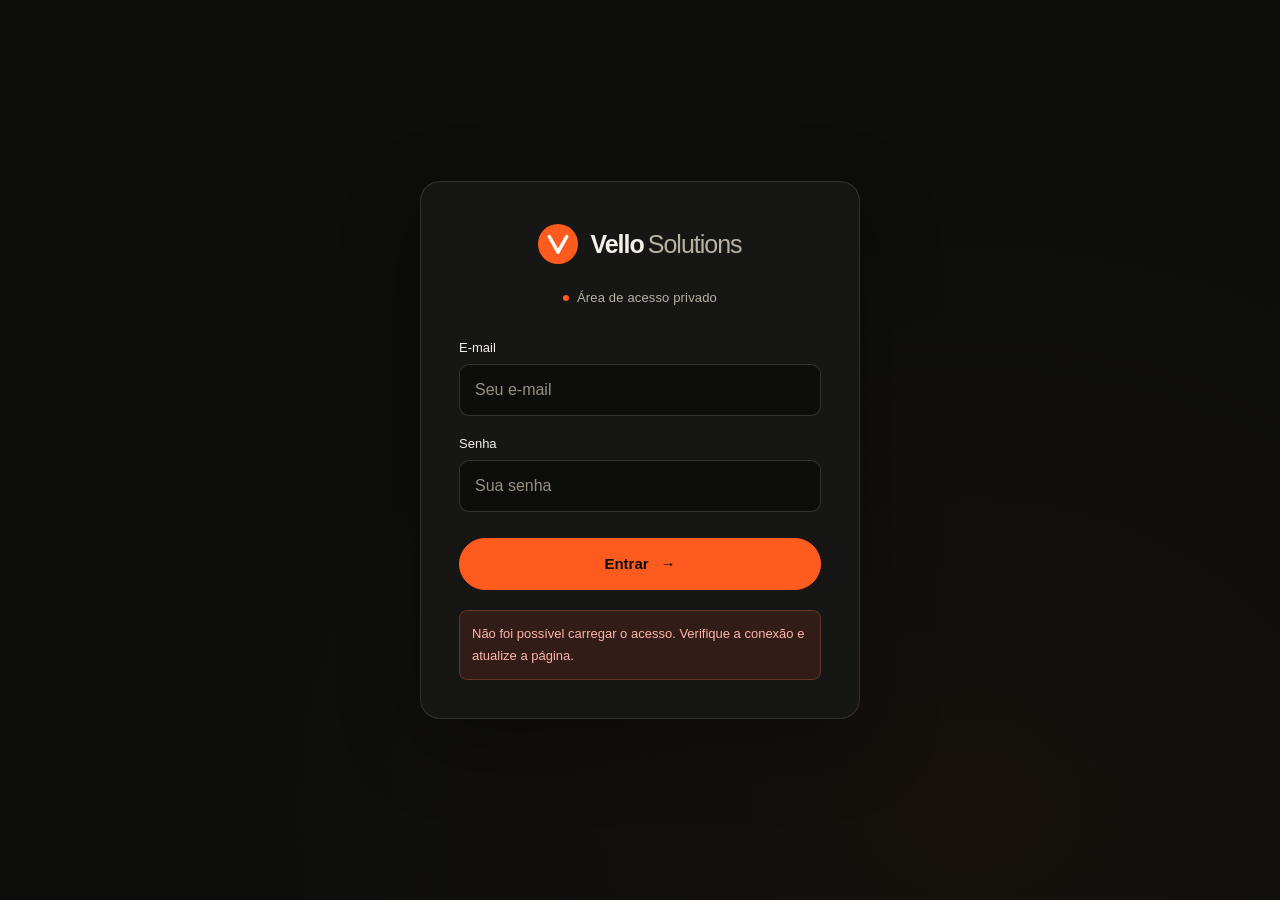
<file: interno/index.html>
<!doctype html>
<html lang="pt-BR">
<head>
  <meta charset="utf-8"><meta name="viewport" content="width=device-width,initial-scale=1">
  <meta name="robots" content="noindex,nofollow"><meta name="referrer" content="no-referrer">
  <meta http-equiv="Content-Security-Policy" content="default-src 'self'; script-src 'self' https://esm.sh; style-src 'self'; connect-src 'self' https://qjdvrqlcblkynheitkuk.supabase.co https://esm.sh; img-src 'self' data:; base-uri 'self'; form-action 'self'">
  <title>Leads privados · VELLO</title><link rel="stylesheet" href="leads.css?v=vello-20261107c">
  <link rel="stylesheet" href="login.css?v=vello-20261107c">
</head>
<body data-access="loading">
 <a class="skip" href="#main">Pular para o conteúdo</a>
 <header class="app-header"><a class="app-brand" href="/" aria-label="Vello Solutions, voltar ao site"><svg viewBox="0 0 32 32" width="32" height="32" aria-hidden="true"><rect width="32" height="32" rx="16" fill="#ff5b1f"/><path d="M9 10l7 12.5L23 10" fill="none" stroke="#fff" stroke-width="2.8" stroke-linecap="round" stroke-linejoin="round"/></svg><span>Vello<small>Solutions</small></span></a><nav aria-label="Navegação principal"><a href="/">Voltar ao site</a><a href="projetos.html">Projetos</a><a class="active" href="./" aria-current="page">Leads <span class="private-label">Privado</span></a><a href="movimentacao.html">Movimentação do site</a></nav><button id="logout" class="button subtle" hidden>Sair</button></header>
 <main id="main">
  <div id="session-loading" class="session-loading" role="status" aria-live="polite"><span class="session-spinner" aria-hidden="true"></span><p>Carregando área interna…</p></div>
  <noscript><p>Ative o JavaScript para acessar a área interna.</p></noscript>
  <section id="auth" class="auth-shell" aria-labelledby="login-heading" hidden>
   <div class="auth-card">
    <a class="login-brand" href="/" aria-label="Vello Solutions, voltar ao site">
     <svg viewBox="0 0 32 32" width="40" height="40" aria-hidden="true"><rect width="32" height="32" rx="16" fill="#ff5b1f"/><path d="M9 10l7 12.5L23 10" fill="none" stroke="#fff" stroke-width="2.8" stroke-linecap="round" stroke-linejoin="round"/></svg>
     <span>Vello<small>Solutions</small></span>
    </a>
    <h1 id="login-heading"><span aria-hidden="true"></span>Área de acesso privado</h1>
    <form id="login-form">
     <div class="login-field"><label for="login-email">E-mail</label><input id="login-email" type="email" autocomplete="username" required placeholder="Seu e-mail" autocapitalize="none" spellcheck="false"></div>
     <div class="login-field"><label for="login-password">Senha</label><input id="login-password" type="password" autocomplete="current-password" required placeholder="Sua senha"></div>
     <button class="button primary full" type="submit">Entrar <span aria-hidden="true">→</span></button>
    </form>
    <p id="auth-feedback" class="feedback" role="status" aria-live="polite"></p>
   </div>
  </section>
  <section id="workspace" hidden>
   <div class="page-heading"><div><span class="eyebrow">COMERCIAL / DIAGNÓSTICOS</span><h1>Seu próximo projeto.</h1><p>Do primeiro contato à proposta. Acompanhe cada oportunidade.</p></div><div class="heading-actions"><span class="privacy-chip"><i></i> Área privada</span><button id="refresh" class="button">↻ Atualizar</button></div></div>
   <div class="stats" aria-label="Resumo de oportunidades"><article><span>Oportunidades</span><strong id="stat-total">—</strong><small>solicitações recebidas</small></article><article><span>Novos contatos</span><strong id="stat-new">—</strong><small>aguardando atendimento</small></article><article><span>Em atendimento</span><strong id="stat-progress">—</strong><small>conversa, diagnóstico e proposta</small></article><article><span>Projetos fechados</span><strong id="stat-won">—</strong><small>oportunidades convertidas</small></article></div>
   <div class="toolbar"><div><h2>Fluxo de atendimento <span id="lead-count">0</span></h2><p>Arraste os cards para mudar a etapa ou abra os detalhes.</p></div><div class="filters"><label class="sr-only" for="search">Buscar leads</label><input id="search" type="search" placeholder="Buscar empresa, nome ou contato"><label class="sr-only" for="status-filter">Filtrar etapa</label><select id="status-filter"><option value="">Todas as etapas</option><option value="novo">Novo lead</option><option value="contato">Em contato</option><option value="diagnostico">Diagnóstico agendado</option><option value="proposta">Proposta</option><option value="fechado">Fechado</option><option value="perdido">Perdido</option></select></div></div>
   <p id="board-feedback" class="feedback" role="status" aria-live="polite"></p>
   <div id="board" class="board" aria-label="Funil de leads" aria-busy="true"></div>
   <p class="updated" id="last-updated"></p>
  </section>
 </main>
 <dialog id="lead-dialog" class="lead-dialog" aria-labelledby="detail-company"><div class="drawer-heading"><span class="eyebrow">SOLICITAÇÃO DE DIAGNÓSTICO</span><button id="close-detail" class="close" aria-label="Fechar detalhes">×</button></div><div id="detail-content"></div></dialog>
 <script type="module" src="leads.js?v=vello-20261107c"></script>
</body>
</html>
</file>
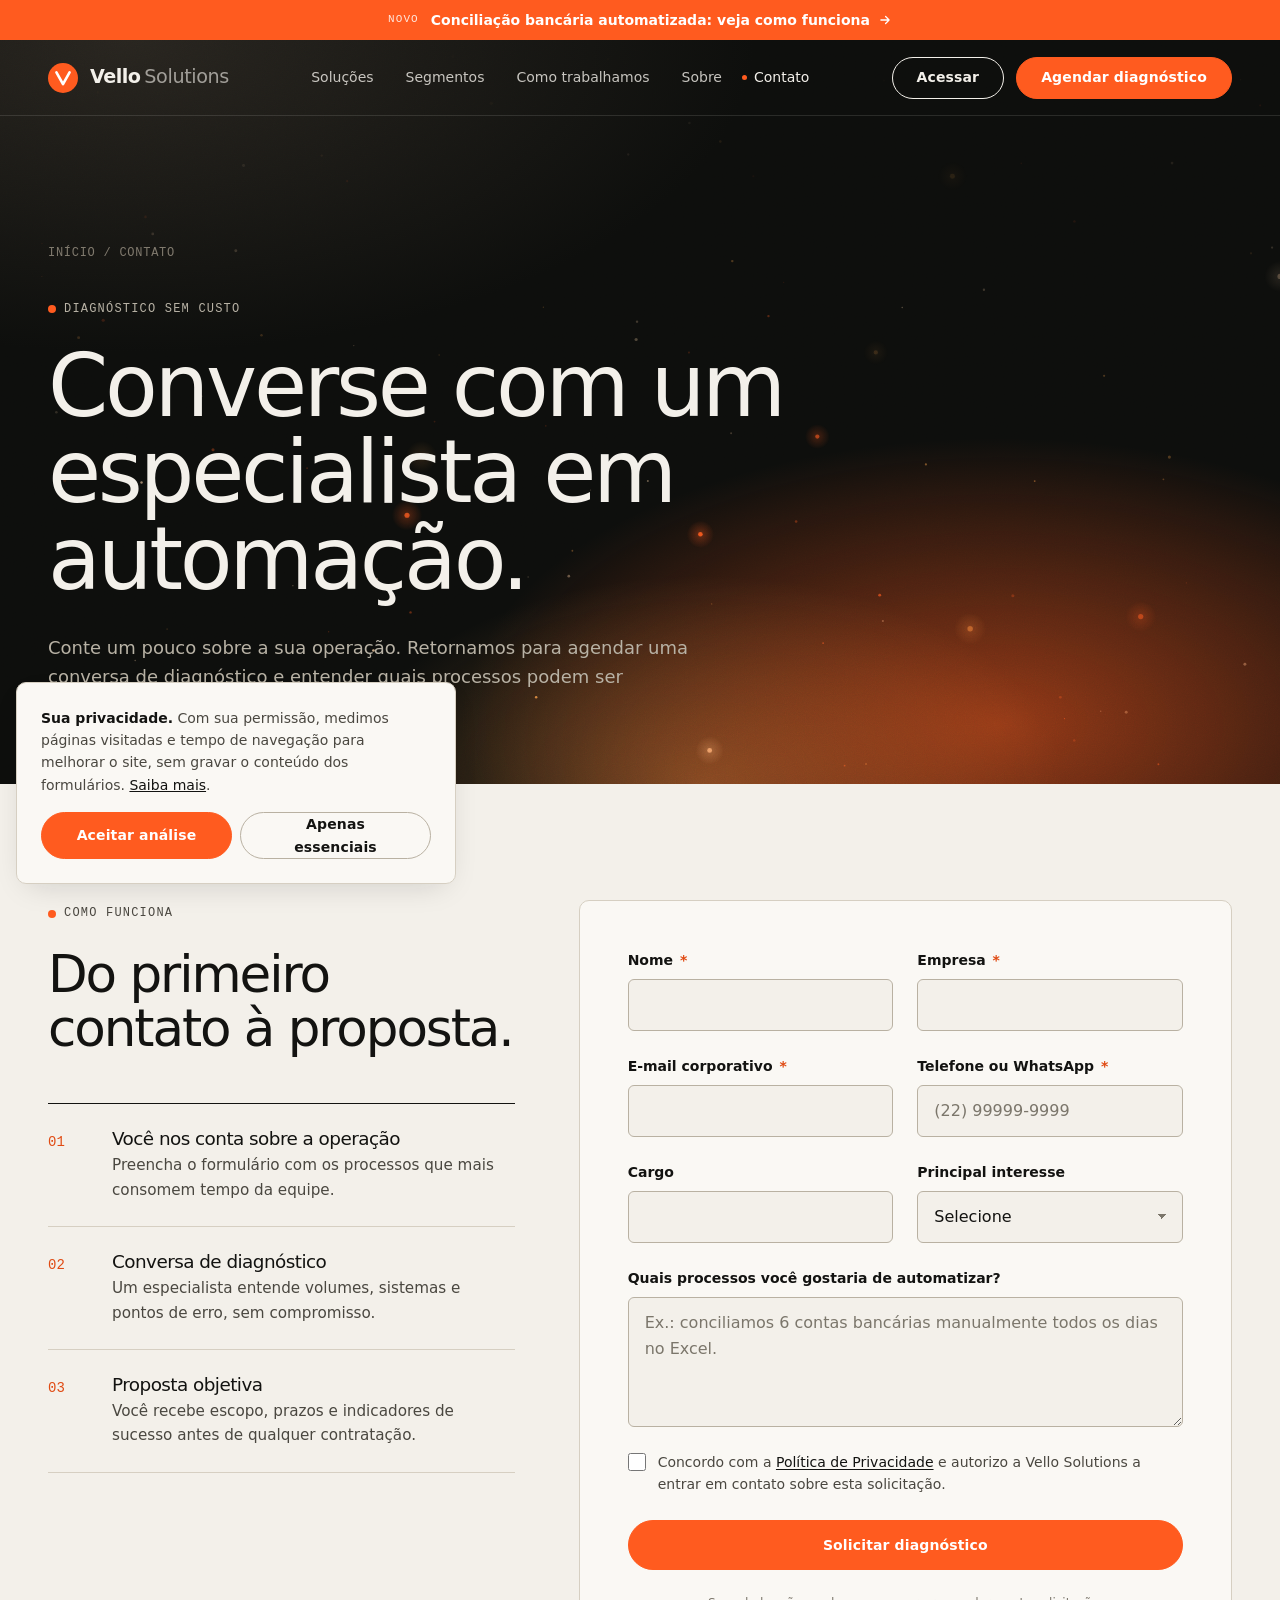
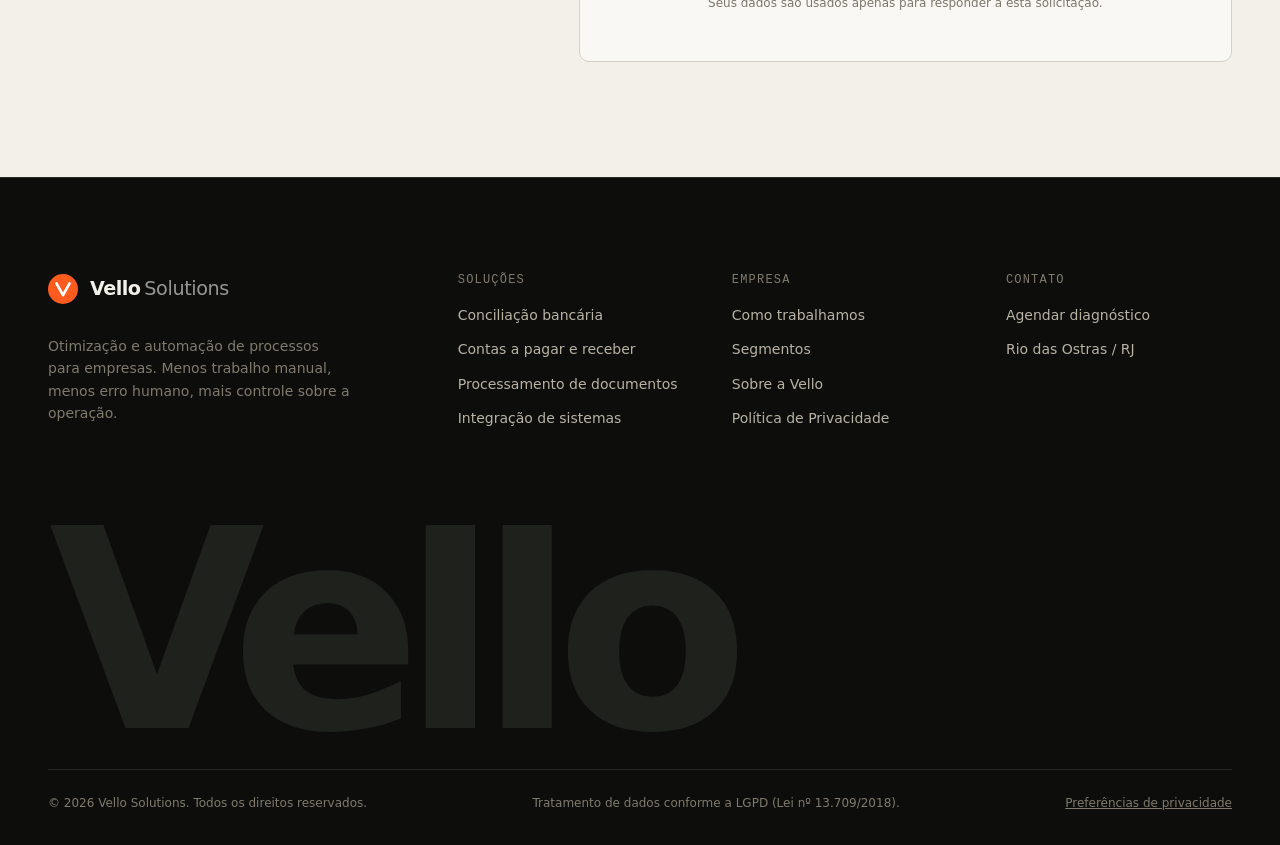
<file: contato.html>
<!DOCTYPE html>
<html lang="pt-BR">
<head>
<meta charset="UTF-8">
<meta name="viewport" content="width=device-width, initial-scale=1">
<meta http-equiv="Content-Security-Policy" content="default-src 'self'; script-src 'self' 'unsafe-inline'; style-src 'self' 'unsafe-inline' https://fonts.googleapis.com; font-src 'self' https://fonts.gstatic.com; img-src 'self' data:; connect-src 'self' https:; form-action 'self' https:; base-uri 'self'">
<meta name="referrer" content="strict-origin-when-cross-origin">
<title>Contato | Agende um diagnóstico de automação | Vello Solutions</title>
<meta name="description" content="Agende um diagnóstico sem custo com a Vello Solutions e descubra quais processos financeiros e administrativos da sua empresa podem ser otimizados e automatizados.">
<meta name="theme-color" content="#0d0e0c">
<link rel="canonical" href="https://vellosolutions.com.br/contato.html">
<link rel="icon" href="assets/vello-logo.svg" type="image/svg+xml">
<meta property="og:site_name" content="Vello Solutions">
<meta property="og:locale" content="pt_BR">
<meta property="og:type" content="website">
<meta property="og:title" content="Contato | Agende um diagnóstico de automação | Vello Solutions">
<meta property="og:description" content="Agende um diagnóstico sem custo com a Vello Solutions e descubra quais processos financeiros e administrativos da sua empresa podem ser otimizados e automatizados.">
<meta property="og:url" content="https://vellosolutions.com.br/contato.html">
<meta name="twitter:card" content="summary">
<link rel="preconnect" href="https://fonts.googleapis.com">
<link rel="preconnect" href="https://fonts.gstatic.com" crossorigin>
<link rel="stylesheet" href="https://fonts.googleapis.com/css2?family=Inter+Tight:wght@400;500;600;800&family=Inter:wght@400;500;600;800&family=JetBrains+Mono:wght@400;500&display=swap">
<link rel="stylesheet" href="css/styles.css?v=analytics-20261107">
<script>document.documentElement.classList.add("js")</script>
<script type="application/ld+json">{"@context": "https://schema.org", "@type": "ProfessionalService", "name": "Vello Solutions", "url": "https://vellosolutions.com.br/", "logo": "https://vellosolutions.com.br/assets/vello-logo.svg", "description": "Otimização e automação de processos empresariais: rotinas administrativas, financeiras e operacionais recorrentes, conciliação bancária, contas a pagar e receber e processamento de documentos, com menos erro humano.", "areaServed": {"@type": "Country", "name": "Brasil"}, "address": {"@type": "PostalAddress", "addressLocality": "Rio das Ostras", "addressRegion": "RJ", "addressCountry": "BR"}, "knowsAbout": ["Otimização de processos", "Automação de processos empresariais", "Conciliação bancária automatizada", "Automação financeira", "Contas a pagar e a receber", "RPA", "Processamento inteligente de documentos", "Integração de sistemas"]}</script>
</head><body>
<a class="skip-link" href="#main">Pular para o conteúdo</a>
<div class="utility-bar">
  <div class="container">
    <span class="mono">Novo</span>
    <a href="solucoes.html#conciliacao-bancaria">Conciliação bancária automatizada: veja como funciona <svg width="14" height="14" viewBox="0 0 24 24" fill="none" stroke="currentColor" stroke-width="2.2" stroke-linecap="round" stroke-linejoin="round" aria-hidden="true"><path d="M5 12h14M13 6l6 6-6 6"/></svg></a>
  </div>
</div>
<header class="site-header">
  <div class="container nav">
    <a class="brand" href="index.html" aria-label="Vello Solutions, página inicial">
      <svg class="brand-mark" viewBox="0 0 32 32" aria-hidden="true"><rect width="32" height="32" rx="16" fill="#ff5b1f"/><path d="M9 10l7 12.5L23 10" fill="none" stroke="#fff" stroke-width="2.8" stroke-linecap="round" stroke-linejoin="round"/></svg>
      <span class="brand-name">Vello<small>Solutions</small></span>
    </a>
    <nav aria-label="Navegação principal">
      <div class="nav-links" id="nav-links">
        <a href="solucoes.html">Soluções</a>
        <a href="segmentos.html">Segmentos</a>
        <a href="plataforma.html">Como trabalhamos</a>
        <a href="sobre.html">Sobre</a>
        <a href="contato.html" aria-current="page">Contato</a>
        <a class="btn btn-primary nav-links-cta" href="contato.html">Agendar diagnóstico</a>
      </div>
    </nav>
    <div class="nav-actions">
      <a class="btn btn-secondary access-internal" href="/interno/">Acessar</a>
      <a class="btn btn-primary nav-cta" href="contato.html">Agendar diagnóstico</a>
      <button class="nav-toggle" type="button" aria-expanded="false" aria-controls="nav-links" aria-label="Abrir menu"><span></span></button>
    </div>
  </div>
</header>

<main id="main">
<section class="page-hero grain">
  <canvas class="atmos" data-mode="fire" aria-hidden="true"></canvas><div class="atmos-glow" aria-hidden="true"></div>
  <div class="container">
    <nav class="breadcrumb" aria-label="Você está em"><a href="index.html">Início</a><span aria-hidden="true">/</span><span>Contato</span></nav>
    <div data-reveal>
      <p class="eyebrow">Diagnóstico sem custo</p>
      <h1 class="display" data-split><span class="line"><span style="--i:0">Converse com um</span></span><span class="line"><span style="--i:1">especialista em automação.</span></span></h1>
      <p class="lead">Conte um pouco sobre a sua operação. Retornamos para agendar uma conversa de diagnóstico e entender quais processos podem ser automatizados.</p>
    </div>
    
  </div>
</section>
<section class="section">
  <div class="container split">
    <aside class="contact-aside" data-reveal>
      <div>
        <p class="eyebrow">Como funciona</p>
        <h2>Do primeiro contato à proposta.</h2>
      </div>
      <ol class="contact-steps">
        <li><div><h3>Você nos conta sobre a operação</h3><p>Preencha o formulário com os processos que mais consomem tempo da equipe.</p></div></li>
        <li><div><h3>Conversa de diagnóstico</h3><p>Um especialista entende volumes, sistemas e pontos de erro, sem compromisso.</p></div></li>
        <li><div><h3>Proposta objetiva</h3><p>Você recebe escopo, prazos e indicadores de sucesso antes de qualquer contratação.</p></div></li>
      </ol>
      <p class="muted" style="font-size:var(--fs-sm)"><a class="link-arrow" data-wa href="#" data-keep-text>Prefere WhatsApp? Fale direto conosco</a></p>
    </aside>

    <div class="form-shell" data-reveal>
      <form id="contact-form" class="form" novalidate>
        <div class="hp-field" aria-hidden="true">
          <label for="hp_check">Não preencha este campo</label>
          <input type="text" id="hp_check" name="hp_check" tabindex="-1" autocomplete="off">
        </div>
        <div class="form-row">
          <div class="field">
            <label class="field-label" for="f-nome">Nome <span class="req" aria-hidden="true">*</span></label>
            <input class="input" id="f-nome" name="nome" maxlength="120" type="text" autocomplete="name" required aria-describedby="err-nome">
            <span class="field-error" id="err-nome" aria-live="polite"></span>
          </div>
          <div class="field">
            <label class="field-label" for="f-empresa">Empresa <span class="req" aria-hidden="true">*</span></label>
            <input class="input" id="f-empresa" name="empresa" maxlength="160" type="text" autocomplete="organization" required aria-describedby="err-empresa">
            <span class="field-error" id="err-empresa" aria-live="polite"></span>
          </div>
        </div>
        <div class="form-row">
          <div class="field">
            <label class="field-label" for="f-email">E-mail corporativo <span class="req" aria-hidden="true">*</span></label>
            <input class="input" id="f-email" name="email" maxlength="254" type="email" autocomplete="email" required aria-describedby="err-email">
            <span class="field-error" id="err-email" aria-live="polite"></span>
          </div>
          <div class="field">
            <label class="field-label" for="f-telefone">Telefone ou WhatsApp <span class="req" aria-hidden="true">*</span></label>
            <input class="input" id="f-telefone" name="telefone" maxlength="30" type="tel" autocomplete="tel" inputmode="tel" placeholder="(22) 99999-9999" required aria-describedby="err-telefone">
            <span class="field-error" id="err-telefone" aria-live="polite"></span>
          </div>
        </div>
        <div class="form-row">
          <div class="field">
            <label class="field-label" for="f-cargo">Cargo</label>
            <input class="input" id="f-cargo" name="cargo" maxlength="120" type="text" autocomplete="organization-title">
          </div>
          <div class="field">
            <label class="field-label" for="f-interesse">Principal interesse</label>
            <select class="select" id="f-interesse" name="interesse">
              <option value="">Selecione</option>
                <option>Conciliação bancária</option>
                <option>Contas a pagar e a receber</option>
                <option>Processamento de documentos</option>
                <option>Fechamento e relatórios</option>
                <option>Rotinas administrativas</option>
                <option>Integração de sistemas</option>
                <option>Ainda não sei, quero um diagnóstico</option>
            </select>
          </div>
        </div>
        <div class="field">
          <label class="field-label" for="f-mensagem">Quais processos você gostaria de automatizar?</label>
          <textarea class="textarea" id="f-mensagem" name="mensagem" maxlength="5000" placeholder="Ex.: conciliamos 6 contas bancárias manualmente todos os dias no Excel."></textarea>
        </div>
        <div>
          <div class="check">
            <input type="checkbox" id="f-consent" name="consent" required aria-describedby="err-consent">
            <label for="f-consent">Concordo com a <a href="politica-de-privacidade.html">Política de Privacidade</a> e autorizo a Vello Solutions a entrar em contato sobre esta solicitação.</label>
          </div>
          <span class="field-error" id="err-consent" aria-live="polite"></span>
        </div>
        <button class="btn btn-primary btn-block" type="submit">Solicitar diagnóstico</button>
        <p class="form-note">Seus dados são usados apenas para responder a esta solicitação.</p>
      </form>

      <div id="form-success" class="form-result" hidden tabindex="-1">
        <div class="form-result-icon"><svg width="26" height="26" viewBox="0 0 24 24" fill="none" stroke="currentColor" stroke-width="1.6" stroke-linecap="round" stroke-linejoin="round" aria-hidden="true"><path d="M5 12.5l4.5 4.5L19 7.5"/></svg></div>
        <h2>Solicitação recebida.</h2>
        <p>Obrigado. Um especialista da Vello Solutions entrará em contato em breve para agendar o diagnóstico.</p>
      </div>

      <div id="form-fallback" class="form-result" hidden tabindex="-1">
        <div class="form-result-icon form-result-icon--info"><svg width="26" height="26" viewBox="0 0 24 24" fill="none" stroke="currentColor" stroke-width="1.6" stroke-linecap="round" stroke-linejoin="round" aria-hidden="true"><path d="M5 12h14M13 6l6 6-6 6"/></svg></div>
        <h2>Falta só um passo.</h2>
        <p>Para concluir, envie sua solicitação pelo canal abaixo. As informações que você preencheu já seguem na mensagem.</p>
        <a class="btn btn-primary" data-fallback-action href="#" hidden>Enviar</a>
      </div>
    </div>
  </div>
</section>
</main>
<footer class="site-footer">
  <div class="container">
    <div class="footer-grid">
      <div>
        <a class="brand footer-brand" href="index.html"><svg class="brand-mark" viewBox="0 0 32 32" aria-hidden="true"><rect width="32" height="32" rx="16" fill="#ff5b1f"/><path d="M9 10l7 12.5L23 10" fill="none" stroke="#fff" stroke-width="2.8" stroke-linecap="round" stroke-linejoin="round"/></svg><span class="brand-name">Vello<small>Solutions</small></span></a>
        <p class="footer-about">Otimização e automação de processos para empresas. Menos trabalho manual, menos erro humano, mais controle sobre a operação.</p>
      </div>
      <div class="footer-col">
        <h2>Soluções</h2>
        <ul>
          <li><a href="solucoes.html#conciliacao-bancaria">Conciliação bancária</a></li>
          <li><a href="solucoes.html#contas-a-pagar-e-receber">Contas a pagar e receber</a></li>
          <li><a href="solucoes.html#documentos">Processamento de documentos</a></li>
          <li><a href="solucoes.html#integracao-de-sistemas">Integração de sistemas</a></li>
        </ul>
      </div>
      <div class="footer-col">
        <h2>Empresa</h2>
        <ul>
          <li><a href="plataforma.html">Como trabalhamos</a></li>
          <li><a href="segmentos.html">Segmentos</a></li>
          <li><a href="sobre.html">Sobre a Vello</a></li>
          <li><a href="politica-de-privacidade.html">Política de Privacidade</a></li>
        </ul>
      </div>
      <div class="footer-col">
        <h2>Contato</h2>
        <ul>
          <li><a href="contato.html">Agendar diagnóstico</a></li>
          <li><a data-email href="#">E-mail</a></li>
          <li><a data-wa href="#" data-keep-text>WhatsApp</a></li>
          <li><a data-linkedin href="#">LinkedIn</a></li>
          <li>Rio das Ostras / RJ</li>
        </ul>
      </div>
    </div>
    <div class="footer-word" aria-hidden="true">Vello</div>
    <div class="footer-bottom">
      <span>© <span data-year>2026</span> Vello Solutions. Todos os direitos reservados.</span>
      <span>Tratamento de dados conforme a LGPD (Lei nº 13.709/2018).</span>
    </div>
  </div>
</footer>
<script src="js/main.js?v=analytics-20261107" defer></script>
</body>
</html>
</file>
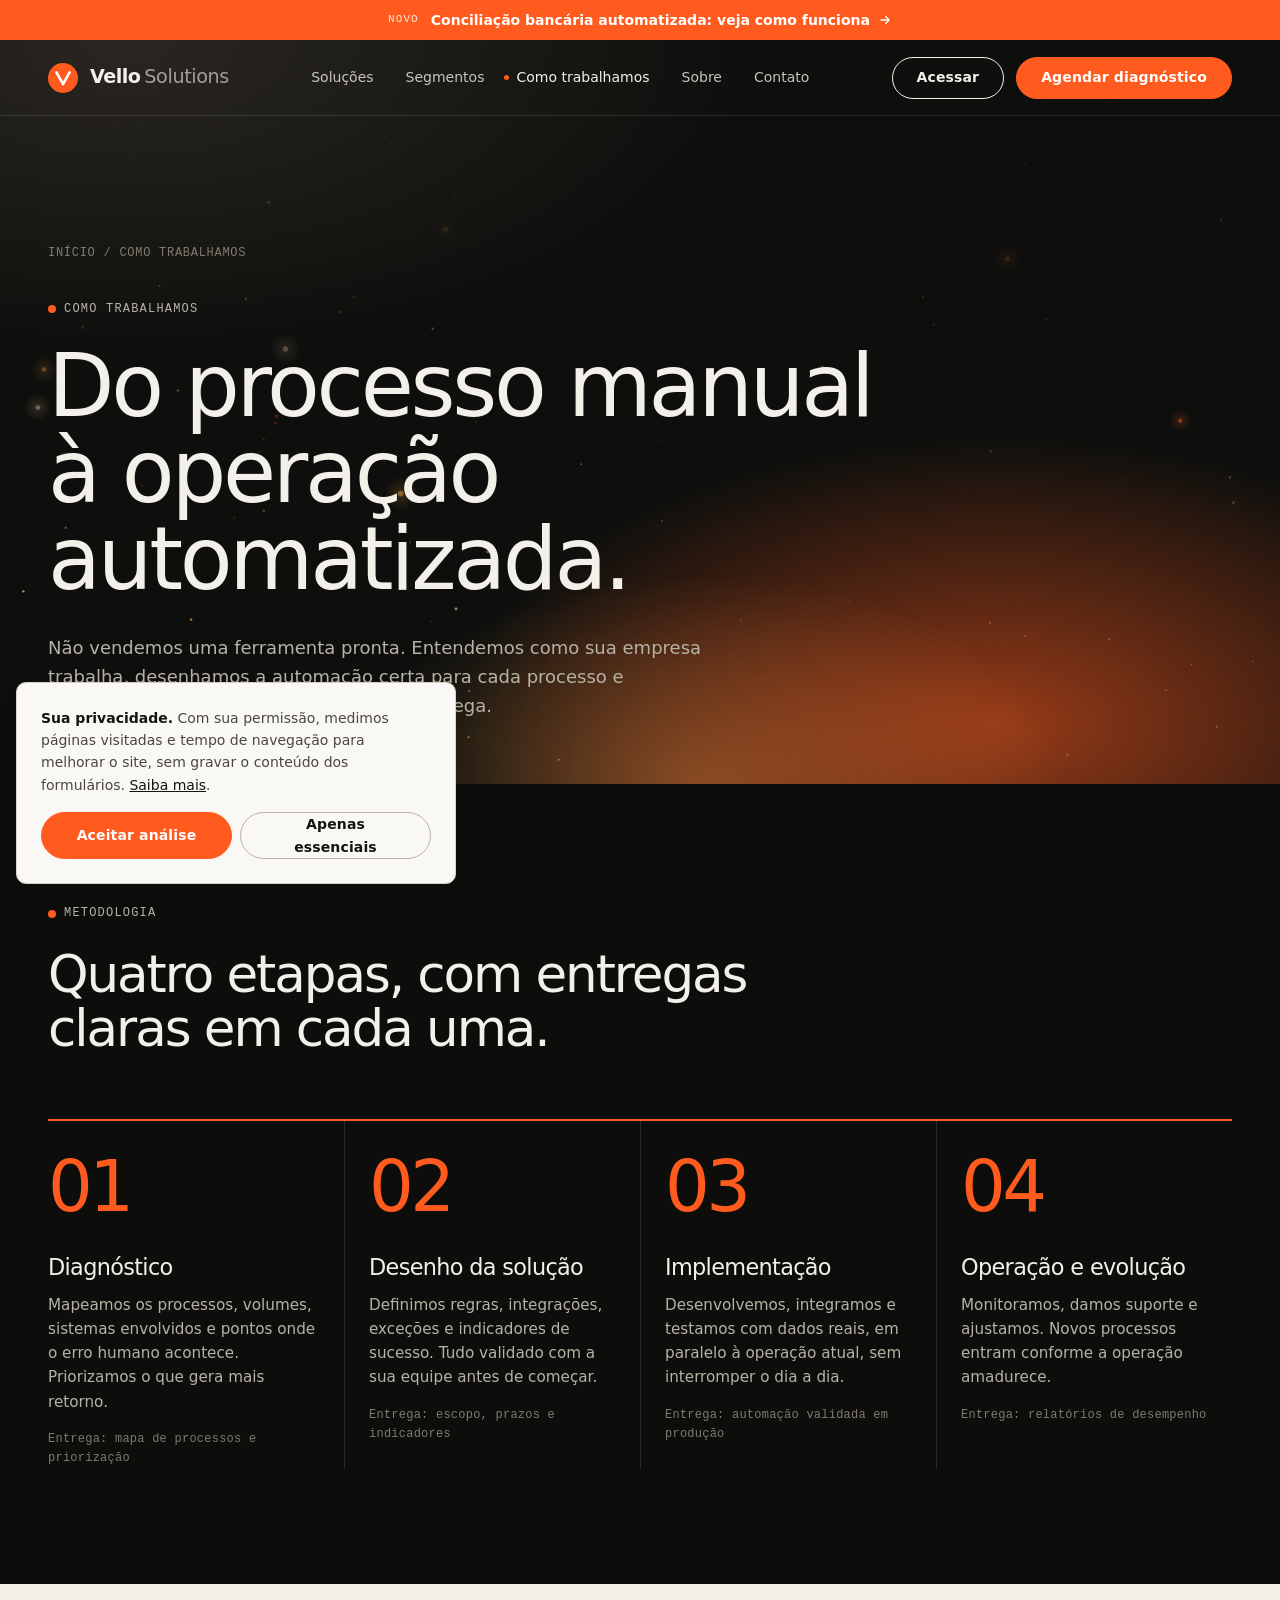
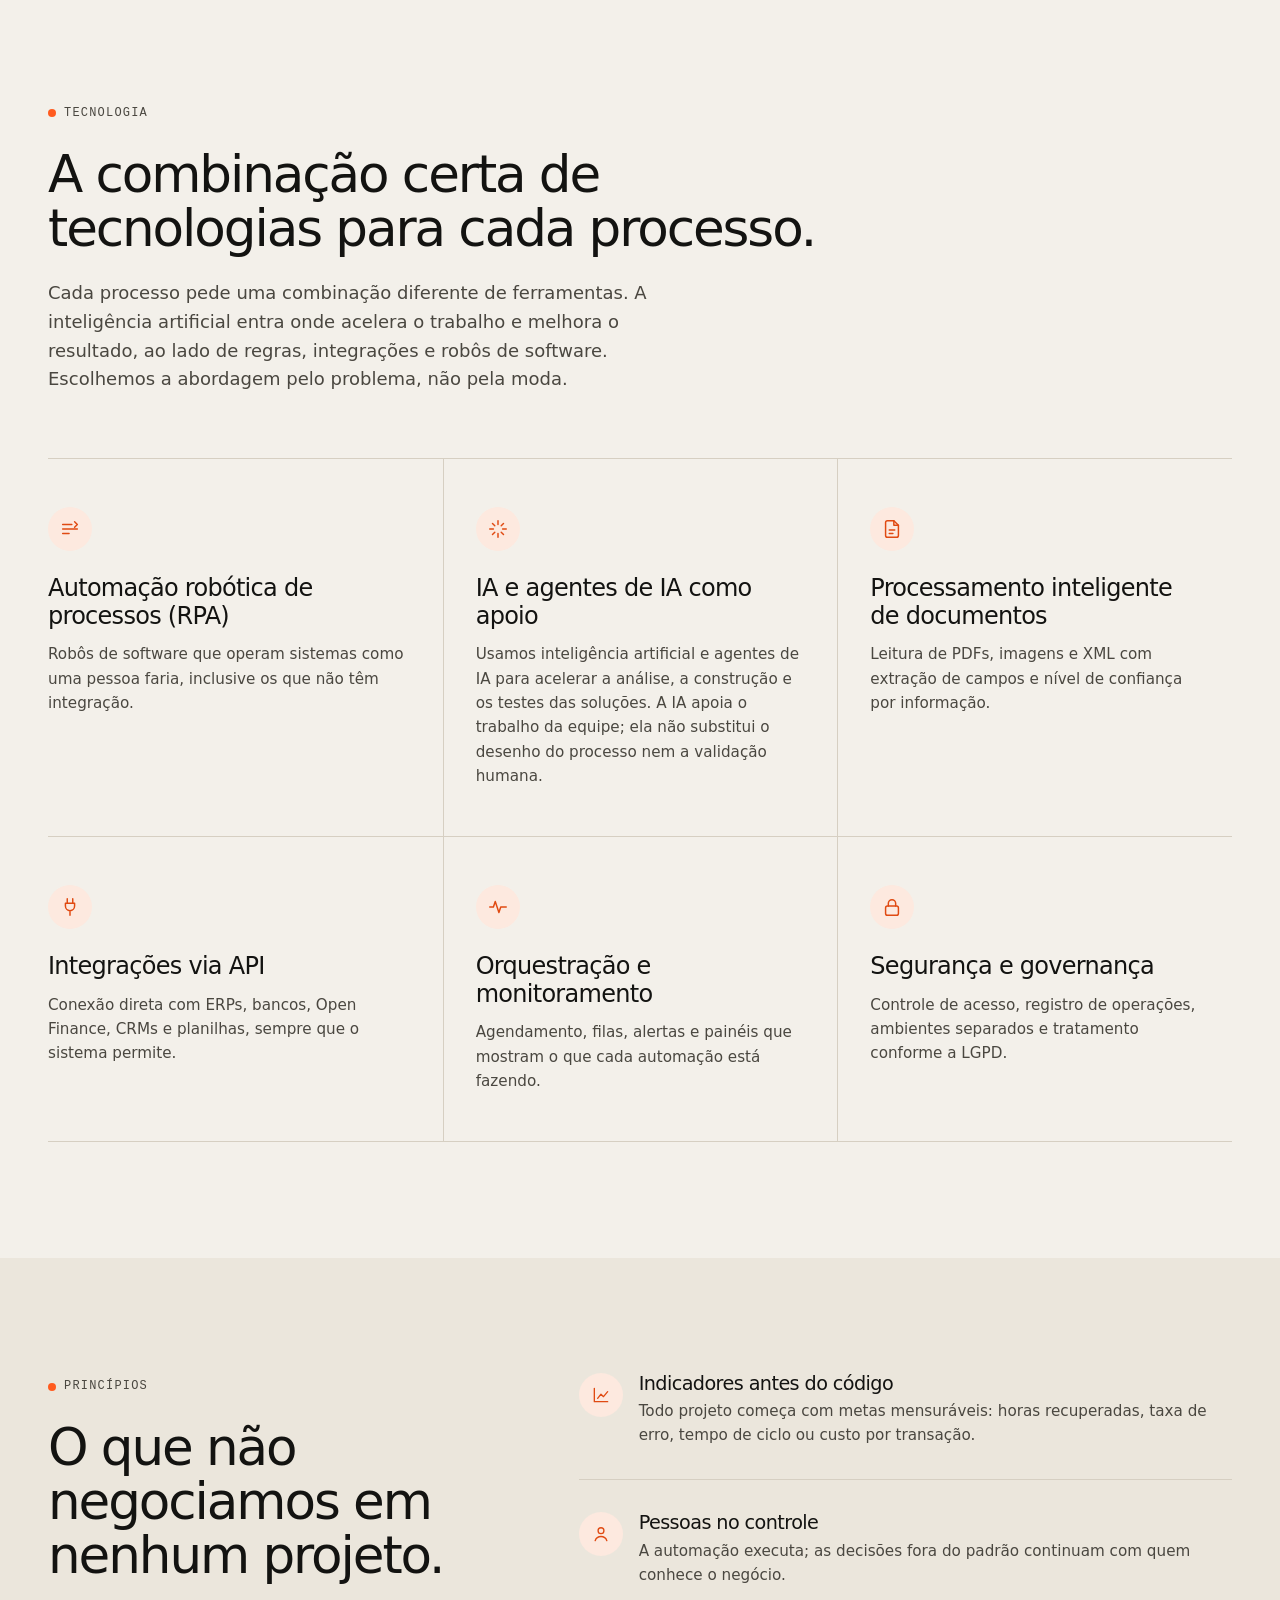
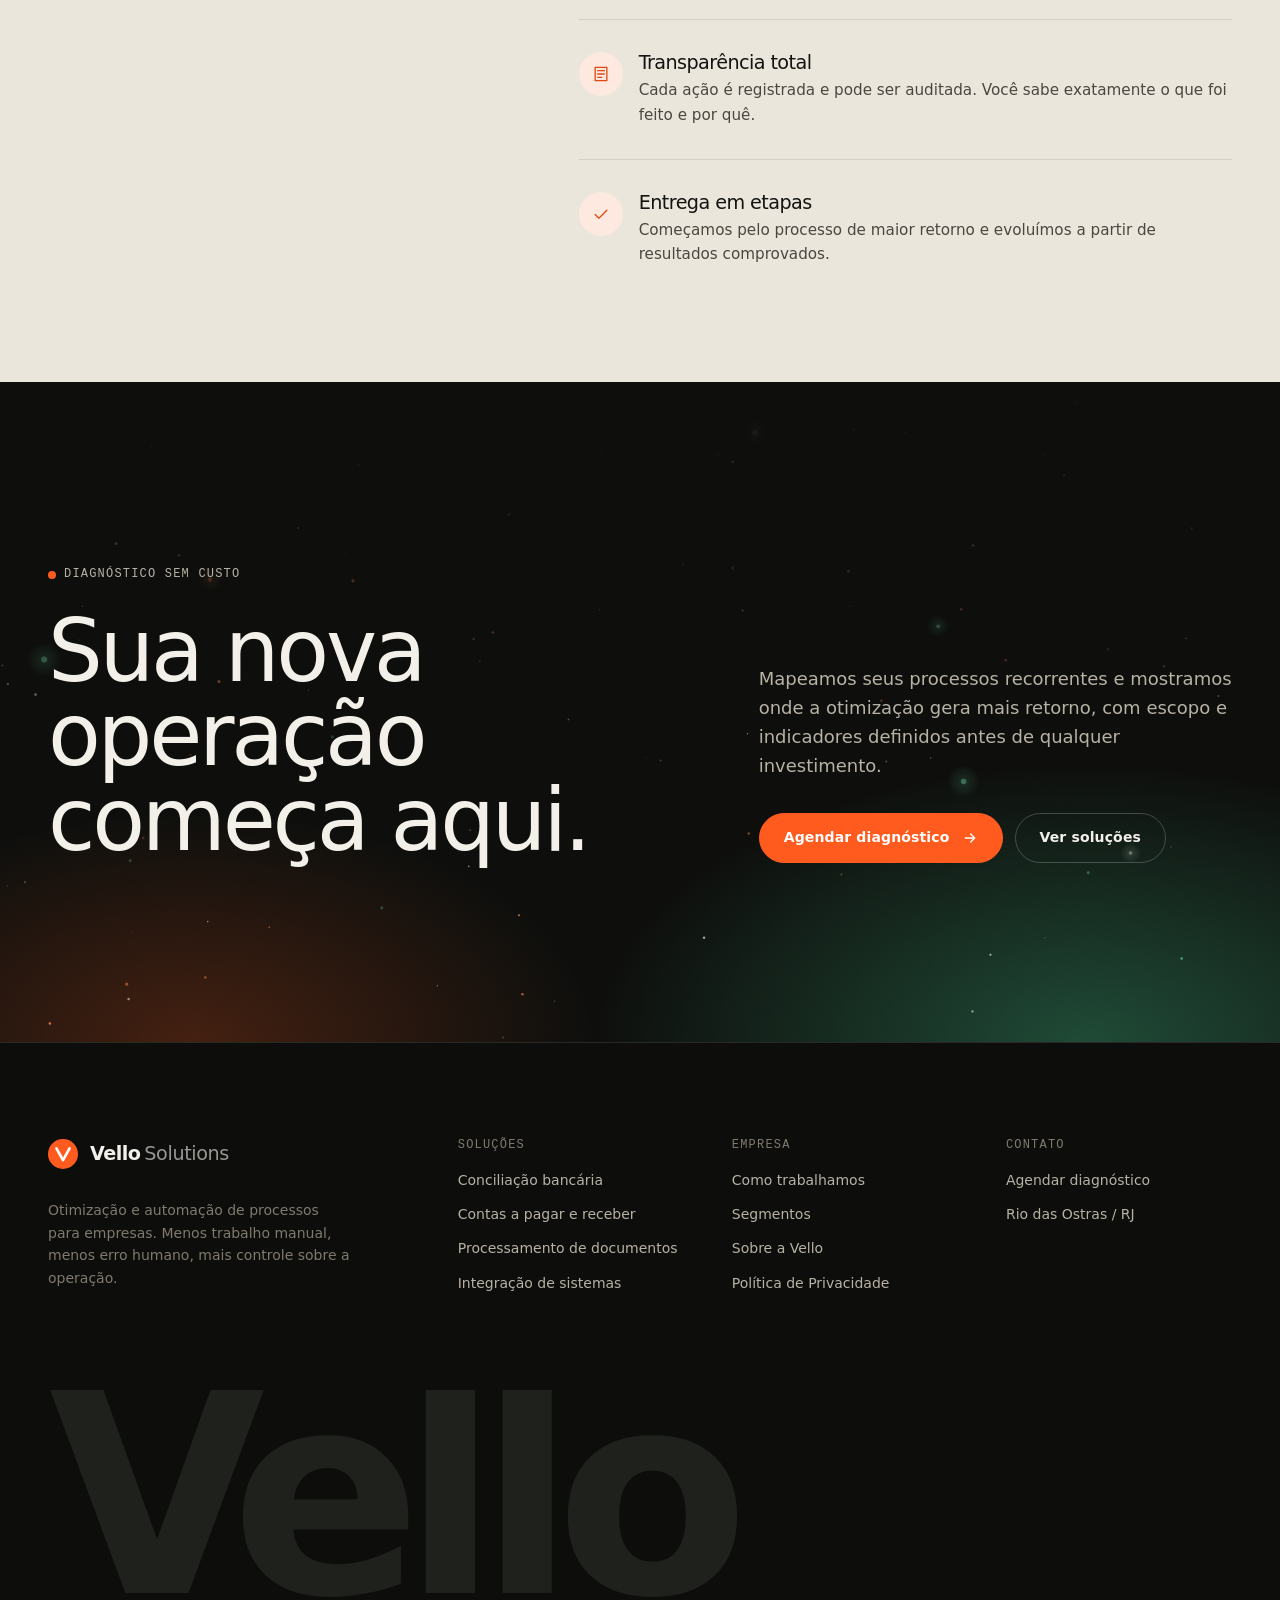
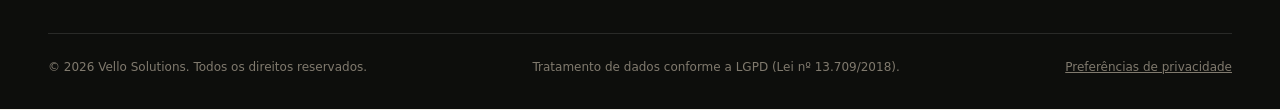
<file: plataforma.html>
<!DOCTYPE html>
<html lang="pt-BR">
<head>
<meta charset="UTF-8">
<meta name="viewport" content="width=device-width, initial-scale=1">
<meta http-equiv="Content-Security-Policy" content="default-src 'self'; script-src 'self' 'unsafe-inline'; style-src 'self' 'unsafe-inline' https://fonts.googleapis.com; font-src 'self' https://fonts.gstatic.com; img-src 'self' data:; connect-src 'self' https:; form-action 'self' https:; base-uri 'self'">
<meta name="referrer" content="strict-origin-when-cross-origin">
<title>Como trabalhamos | Metodologia e tecnologia de automação | Vello Solutions</title>
<meta name="description" content="Metodologia da Vello Solutions para otimização de processos: diagnóstico, desenho da solução, implementação e operação, com RPA, integrações, IA como apoio e governança.">
<meta name="theme-color" content="#0d0e0c">
<link rel="canonical" href="https://vellosolutions.com.br/plataforma.html">
<link rel="icon" href="assets/vello-logo.svg" type="image/svg+xml">
<meta property="og:site_name" content="Vello Solutions">
<meta property="og:locale" content="pt_BR">
<meta property="og:type" content="website">
<meta property="og:title" content="Como trabalhamos | Metodologia e tecnologia de automação | Vello Solutions">
<meta property="og:description" content="Metodologia da Vello Solutions para otimização de processos: diagnóstico, desenho da solução, implementação e operação, com RPA, integrações, IA como apoio e governança.">
<meta property="og:url" content="https://vellosolutions.com.br/plataforma.html">
<meta name="twitter:card" content="summary">
<link rel="preconnect" href="https://fonts.googleapis.com">
<link rel="preconnect" href="https://fonts.gstatic.com" crossorigin>
<link rel="stylesheet" href="https://fonts.googleapis.com/css2?family=Inter+Tight:wght@400;500;600;800&family=Inter:wght@400;500;600;800&family=JetBrains+Mono:wght@400;500&display=swap">
<link rel="stylesheet" href="css/styles.css?v=analytics-20261107">
<script>document.documentElement.classList.add("js")</script>
<script type="application/ld+json">{"@context": "https://schema.org", "@type": "ProfessionalService", "name": "Vello Solutions", "url": "https://vellosolutions.com.br/", "logo": "https://vellosolutions.com.br/assets/vello-logo.svg", "description": "Otimização e automação de processos empresariais: rotinas administrativas, financeiras e operacionais recorrentes, conciliação bancária, contas a pagar e receber e processamento de documentos, com menos erro humano.", "areaServed": {"@type": "Country", "name": "Brasil"}, "address": {"@type": "PostalAddress", "addressLocality": "Rio das Ostras", "addressRegion": "RJ", "addressCountry": "BR"}, "knowsAbout": ["Otimização de processos", "Automação de processos empresariais", "Conciliação bancária automatizada", "Automação financeira", "Contas a pagar e a receber", "RPA", "Processamento inteligente de documentos", "Integração de sistemas"]}</script>
</head><body>
<a class="skip-link" href="#main">Pular para o conteúdo</a>
<div class="utility-bar">
  <div class="container">
    <span class="mono">Novo</span>
    <a href="solucoes.html#conciliacao-bancaria">Conciliação bancária automatizada: veja como funciona <svg width="14" height="14" viewBox="0 0 24 24" fill="none" stroke="currentColor" stroke-width="2.2" stroke-linecap="round" stroke-linejoin="round" aria-hidden="true"><path d="M5 12h14M13 6l6 6-6 6"/></svg></a>
  </div>
</div>
<header class="site-header">
  <div class="container nav">
    <a class="brand" href="index.html" aria-label="Vello Solutions, página inicial">
      <svg class="brand-mark" viewBox="0 0 32 32" aria-hidden="true"><rect width="32" height="32" rx="16" fill="#ff5b1f"/><path d="M9 10l7 12.5L23 10" fill="none" stroke="#fff" stroke-width="2.8" stroke-linecap="round" stroke-linejoin="round"/></svg>
      <span class="brand-name">Vello<small>Solutions</small></span>
    </a>
    <nav aria-label="Navegação principal">
      <div class="nav-links" id="nav-links">
        <a href="solucoes.html">Soluções</a>
        <a href="segmentos.html">Segmentos</a>
        <a href="plataforma.html" aria-current="page">Como trabalhamos</a>
        <a href="sobre.html">Sobre</a>
        <a href="contato.html">Contato</a>
        <a class="btn btn-primary nav-links-cta" href="contato.html">Agendar diagnóstico</a>
      </div>
    </nav>
    <div class="nav-actions">
      <a class="btn btn-secondary access-internal" href="/interno/">Acessar</a>
      <a class="btn btn-primary nav-cta" href="contato.html">Agendar diagnóstico</a>
      <button class="nav-toggle" type="button" aria-expanded="false" aria-controls="nav-links" aria-label="Abrir menu"><span></span></button>
    </div>
  </div>
</header>

<main id="main">
<section class="page-hero grain">
  <canvas class="atmos" data-mode="fire" aria-hidden="true"></canvas><div class="atmos-glow" aria-hidden="true"></div>
  <div class="container">
    <nav class="breadcrumb" aria-label="Você está em"><a href="index.html">Início</a><span aria-hidden="true">/</span><span>Como trabalhamos</span></nav>
    <div data-reveal>
      <p class="eyebrow">Como trabalhamos</p>
      <h1 class="display" data-split><span class="line"><span style="--i:0">Do processo manual</span></span><span class="line"><span style="--i:1">à operação automatizada.</span></span></h1>
      <p class="lead">Não vendemos uma ferramenta pronta. Entendemos como sua empresa trabalha, desenhamos a automação certa para cada processo e acompanhamos os resultados depois da entrega.</p>
    </div>
    
  </div>
</section>
<section class="section section--dark">
  <div class="container">
    <div class="section-head" data-reveal>
      <p class="eyebrow">Metodologia</p>
      <h2 class="h2">Quatro etapas, com entregas claras em cada uma.</h2>
    </div>
    <ol class="steps" data-observe>
      <li class="steps-track" aria-hidden="true"><i></i></li>
      <li class="step"><span class="step-node">01</span><h3>Diagnóstico</h3><p>Mapeamos os processos, volumes, sistemas envolvidos e pontos onde o erro humano acontece. Priorizamos o que gera mais retorno.</p><span class="step-time">Entrega: mapa de processos e priorização</span></li>
      <li class="step"><span class="step-node">02</span><h3>Desenho da solução</h3><p>Definimos regras, integrações, exceções e indicadores de sucesso. Tudo validado com a sua equipe antes de começar.</p><span class="step-time">Entrega: escopo, prazos e indicadores</span></li>
      <li class="step"><span class="step-node">03</span><h3>Implementação</h3><p>Desenvolvemos, integramos e testamos com dados reais, em paralelo à operação atual, sem interromper o dia a dia.</p><span class="step-time">Entrega: automação validada em produção</span></li>
      <li class="step"><span class="step-node">04</span><h3>Operação e evolução</h3><p>Monitoramos, damos suporte e ajustamos. Novos processos entram conforme a operação amadurece.</p><span class="step-time">Entrega: relatórios de desempenho</span></li>
    </ol>
  </div>
</section>
<section class="section">
  <div class="container">
    <div class="section-head" data-reveal>
      <p class="eyebrow">Tecnologia</p>
      <h2 class="h2">A combinação certa de tecnologias para cada processo.</h2>
      <p class="lead">Cada processo pede uma combinação diferente de ferramentas. A inteligência artificial entra onde acelera o trabalho e melhora o resultado, ao lado de regras, integrações e robôs de software. Escolhemos a abordagem pelo problema, não pela moda.</p>
    </div>
    <div class="grid grid-3 grid--ruled" data-reveal-group>
      <div class="cell" data-reveal><div class="card-icon"><svg viewBox="0 0 24 24" fill="none" stroke="currentColor" stroke-width="1.6" stroke-linecap="round" stroke-linejoin="round" aria-hidden="true"><path d="M4 7h10M4 12h16M4 17h7"/><path d="M17 4l3 3-3 3"/></svg></div><h3>Automação robótica de processos (RPA)</h3><p>Robôs de software que operam sistemas como uma pessoa faria, inclusive os que não têm integração.</p></div>
      <div class="cell" data-reveal><div class="card-icon"><svg viewBox="0 0 24 24" fill="none" stroke="currentColor" stroke-width="1.6" stroke-linecap="round" stroke-linejoin="round" aria-hidden="true"><path d="M12 3v4M12 17v4M3 12h4M17 12h4M6 6l2.5 2.5M15.5 15.5L18 18M18 6l-2.5 2.5M8.5 15.5L6 18"/></svg></div><h3>IA e agentes de IA como apoio</h3><p>Usamos inteligência artificial e agentes de IA para acelerar a análise, a construção e os testes das soluções. A IA apoia o trabalho da equipe; ela não substitui o desenho do processo nem a validação humana.</p></div>
      <div class="cell" data-reveal><div class="card-icon"><svg viewBox="0 0 24 24" fill="none" stroke="currentColor" stroke-width="1.6" stroke-linecap="round" stroke-linejoin="round" aria-hidden="true"><path d="M14 3H7a2 2 0 0 0-2 2v14a2 2 0 0 0 2 2h10a2 2 0 0 0 2-2V8z"/><path d="M14 3v5h5M9 13h6M9 17h4"/></svg></div><h3>Processamento inteligente de documentos</h3><p>Leitura de PDFs, imagens e XML com extração de campos e nível de confiança por informação.</p></div>
      <div class="cell" data-reveal><div class="card-icon"><svg viewBox="0 0 24 24" fill="none" stroke="currentColor" stroke-width="1.6" stroke-linecap="round" stroke-linejoin="round" aria-hidden="true"><path d="M9 3v5M15 3v5M7 8h10v3a5 5 0 0 1-10 0zM12 16v5"/></svg></div><h3>Integrações via API</h3><p>Conexão direta com ERPs, bancos, Open Finance, CRMs e planilhas, sempre que o sistema permite.</p></div>
      <div class="cell" data-reveal><div class="card-icon"><svg viewBox="0 0 24 24" fill="none" stroke="currentColor" stroke-width="1.6" stroke-linecap="round" stroke-linejoin="round" aria-hidden="true"><path d="M3 12h4l2-6 4 12 2-6h6"/></svg></div><h3>Orquestração e monitoramento</h3><p>Agendamento, filas, alertas e painéis que mostram o que cada automação está fazendo.</p></div>
      <div class="cell" data-reveal><div class="card-icon"><svg viewBox="0 0 24 24" fill="none" stroke="currentColor" stroke-width="1.6" stroke-linecap="round" stroke-linejoin="round" aria-hidden="true"><rect x="5" y="11" width="14" height="10" rx="2"/><path d="M8 11V8a4 4 0 0 1 8 0v3"/></svg></div><h3>Segurança e governança</h3><p>Controle de acesso, registro de operações, ambientes separados e tratamento conforme a LGPD.</p></div>
    </div>
  </div>
</section>
<section class="section section--alt">
  <div class="container split">
    <div data-reveal>
      <p class="eyebrow">Princípios</p>
      <h2 class="h2">O que não negociamos em nenhum projeto.</h2>
    </div>
    <div class="feature-list" data-reveal style="margin-top:0">
      <div class="feature"><div class="feature-icon"><svg viewBox="0 0 24 24" fill="none" stroke="currentColor" stroke-width="1.6" stroke-linecap="round" stroke-linejoin="round" aria-hidden="true"><path d="M4 20V4M4 20h16"/><path d="M8 16l4-5 3 3 5-6"/></svg></div><div><h3>Indicadores antes do código</h3><p>Todo projeto começa com metas mensuráveis: horas recuperadas, taxa de erro, tempo de ciclo ou custo por transação.</p></div></div>
      <div class="feature"><div class="feature-icon"><svg viewBox="0 0 24 24" fill="none" stroke="currentColor" stroke-width="1.6" stroke-linecap="round" stroke-linejoin="round" aria-hidden="true"><circle cx="12" cy="8" r="3.5"/><path d="M5 20c1.2-3.6 4-5 7-5s5.8 1.4 7 5"/></svg></div><div><h3>Pessoas no controle</h3><p>A automação executa; as decisões fora do padrão continuam com quem conhece o negócio.</p></div></div>
      <div class="feature"><div class="feature-icon"><svg viewBox="0 0 24 24" fill="none" stroke="currentColor" stroke-width="1.6" stroke-linecap="round" stroke-linejoin="round" aria-hidden="true"><path d="M5 4h14v16H5z"/><path d="M8 8h8M8 12h8M8 16h5"/></svg></div><div><h3>Transparência total</h3><p>Cada ação é registrada e pode ser auditada. Você sabe exatamente o que foi feito e por quê.</p></div></div>
      <div class="feature"><div class="feature-icon"><svg viewBox="0 0 24 24" fill="none" stroke="currentColor" stroke-width="1.6" stroke-linecap="round" stroke-linejoin="round" aria-hidden="true"><path d="M5 12.5l4.5 4.5L19 7.5"/></svg></div><div><h3>Entrega em etapas</h3><p>Começamos pelo processo de maior retorno e evoluímos a partir de resultados comprovados.</p></div></div>
    </div>
  </div>
</section>
<section class="cta-band grain" aria-labelledby="cta-title">
  <canvas class="atmos" data-mode="forest" aria-hidden="true"></canvas>
  <div class="atmos-glow atmos-glow--forest" aria-hidden="true"></div>
  <div class="container cta-inner">
    <div>
      <p class="eyebrow" data-reveal>Diagnóstico sem custo</p>
      <h2 id="cta-title" data-split><span class="line"><span style="--i:0">Sua nova operação</span></span><span class="line"><span style="--i:1">começa aqui.</span></span></h2>
    </div>
    <div data-reveal>
      <p class="lead">Mapeamos seus processos recorrentes e mostramos onde a otimização gera mais retorno, com escopo e indicadores definidos antes de qualquer investimento.</p>
      <div class="cta-actions">
      <a class="btn btn-primary" href="contato.html">Agendar diagnóstico <svg class="btn-arrow" width="16" height="16" viewBox="0 0 24 24" fill="none" stroke="currentColor" stroke-width="2" stroke-linecap="round" stroke-linejoin="round" aria-hidden="true"><path d="M5 12h14M13 6l6 6-6 6"/></svg></a>
        <a class="btn btn-ghost-dark" href="solucoes.html">Ver soluções</a>
      </div>
    </div>
  </div>
</section>
</main>
<footer class="site-footer">
  <div class="container">
    <div class="footer-grid">
      <div>
        <a class="brand footer-brand" href="index.html"><svg class="brand-mark" viewBox="0 0 32 32" aria-hidden="true"><rect width="32" height="32" rx="16" fill="#ff5b1f"/><path d="M9 10l7 12.5L23 10" fill="none" stroke="#fff" stroke-width="2.8" stroke-linecap="round" stroke-linejoin="round"/></svg><span class="brand-name">Vello<small>Solutions</small></span></a>
        <p class="footer-about">Otimização e automação de processos para empresas. Menos trabalho manual, menos erro humano, mais controle sobre a operação.</p>
      </div>
      <div class="footer-col">
        <h2>Soluções</h2>
        <ul>
          <li><a href="solucoes.html#conciliacao-bancaria">Conciliação bancária</a></li>
          <li><a href="solucoes.html#contas-a-pagar-e-receber">Contas a pagar e receber</a></li>
          <li><a href="solucoes.html#documentos">Processamento de documentos</a></li>
          <li><a href="solucoes.html#integracao-de-sistemas">Integração de sistemas</a></li>
        </ul>
      </div>
      <div class="footer-col">
        <h2>Empresa</h2>
        <ul>
          <li><a href="plataforma.html">Como trabalhamos</a></li>
          <li><a href="segmentos.html">Segmentos</a></li>
          <li><a href="sobre.html">Sobre a Vello</a></li>
          <li><a href="politica-de-privacidade.html">Política de Privacidade</a></li>
        </ul>
      </div>
      <div class="footer-col">
        <h2>Contato</h2>
        <ul>
          <li><a href="contato.html">Agendar diagnóstico</a></li>
          <li><a data-email href="#">E-mail</a></li>
          <li><a data-wa href="#" data-keep-text>WhatsApp</a></li>
          <li><a data-linkedin href="#">LinkedIn</a></li>
          <li>Rio das Ostras / RJ</li>
        </ul>
      </div>
    </div>
    <div class="footer-word" aria-hidden="true">Vello</div>
    <div class="footer-bottom">
      <span>© <span data-year>2026</span> Vello Solutions. Todos os direitos reservados.</span>
      <span>Tratamento de dados conforme a LGPD (Lei nº 13.709/2018).</span>
    </div>
  </div>
</footer>
<script src="js/main.js?v=analytics-20261107" defer></script>
</body>
</html>
</file>
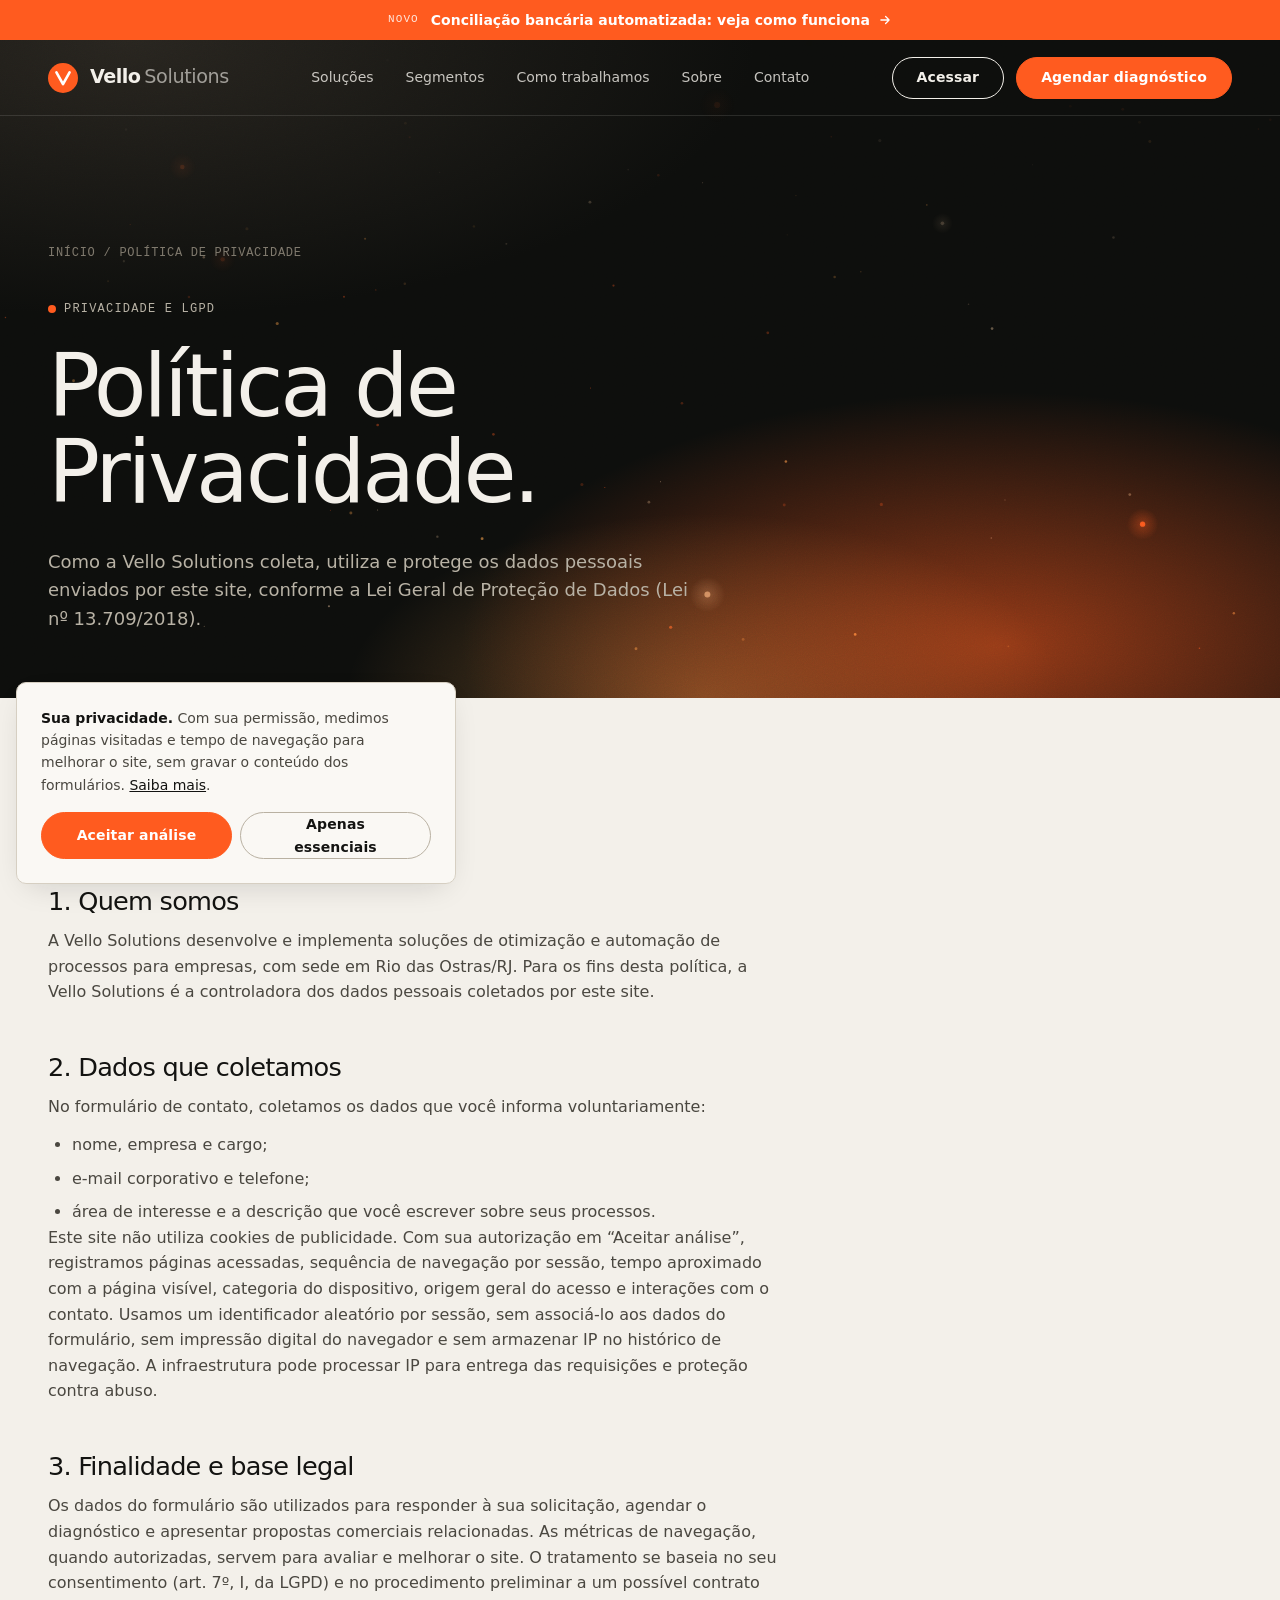
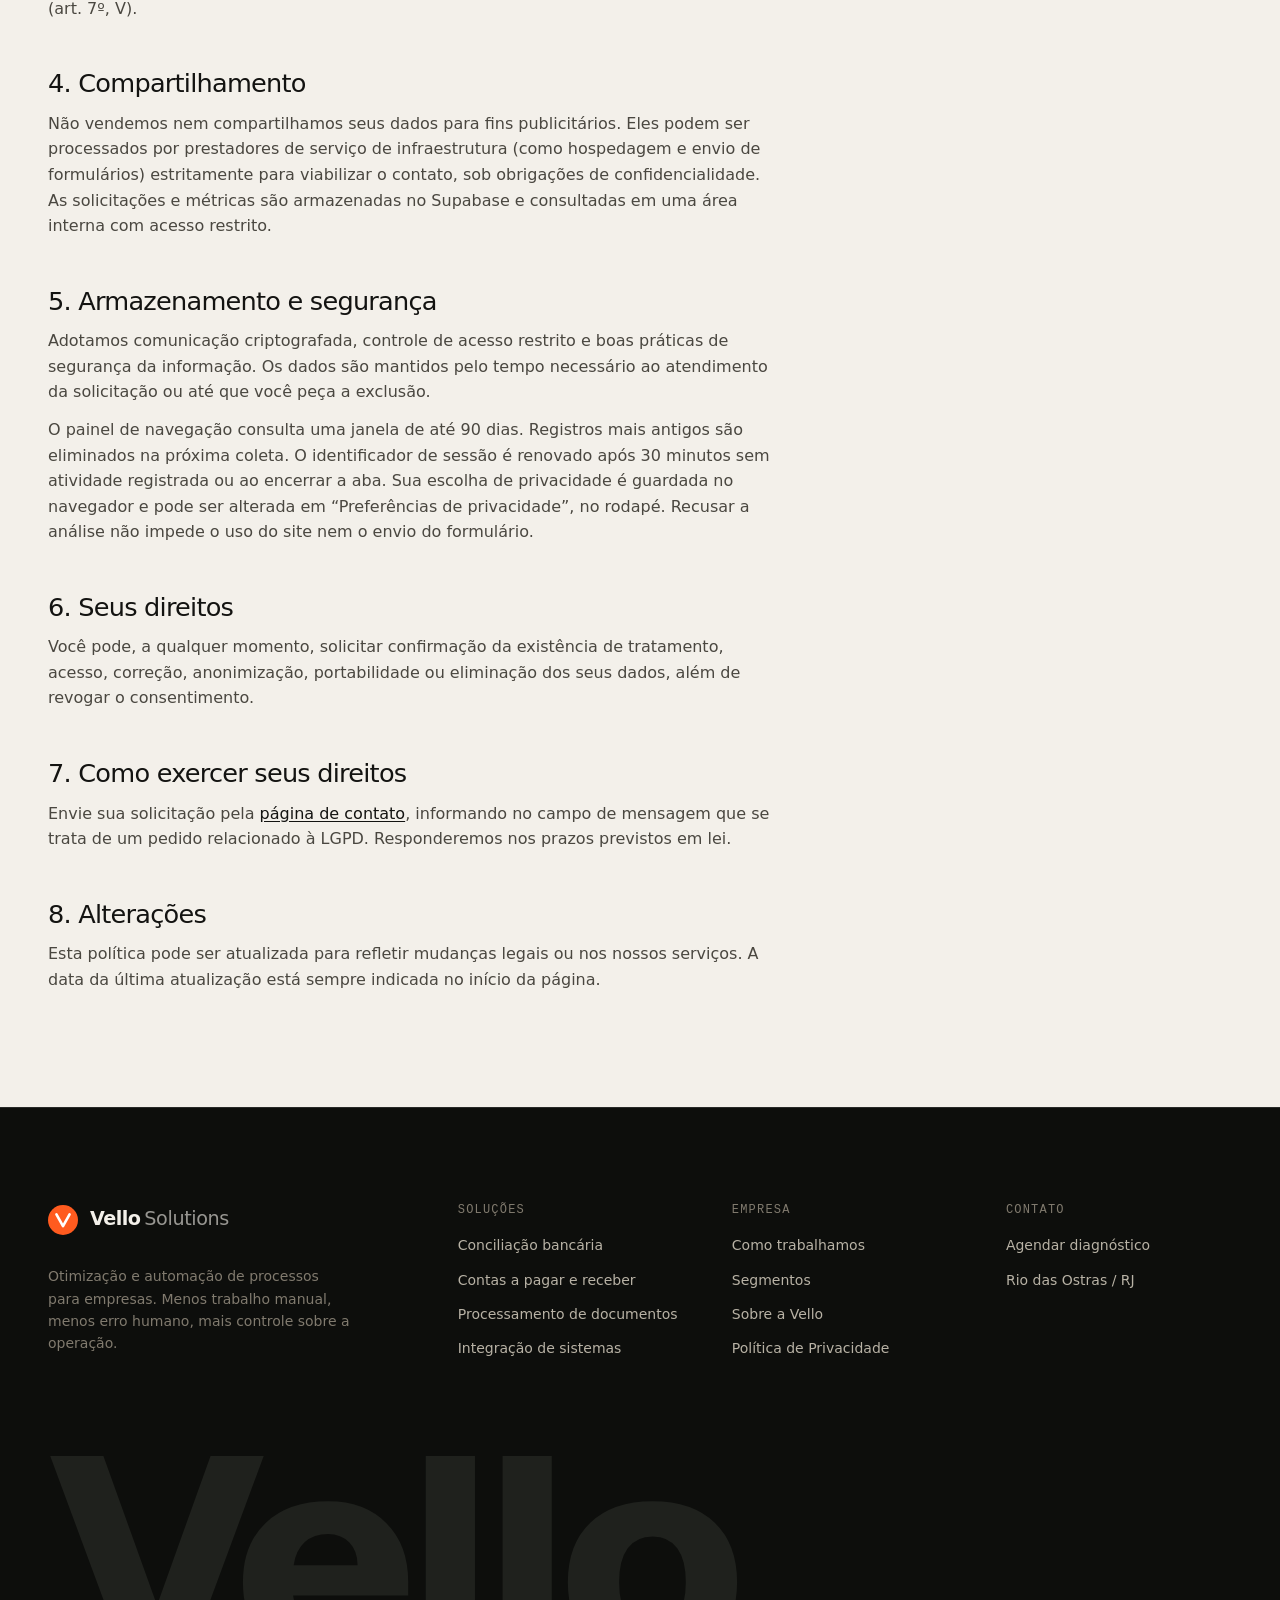
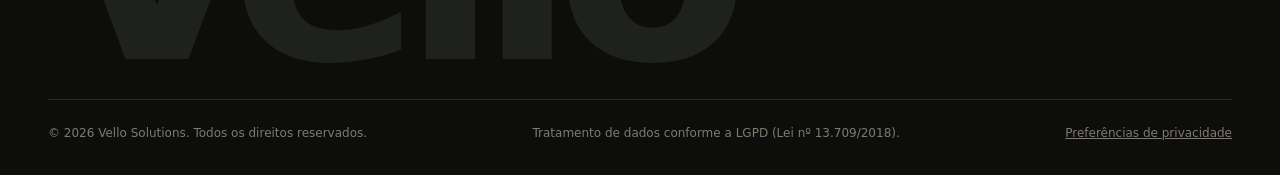
<file: politica-de-privacidade.html>
<!DOCTYPE html>
<html lang="pt-BR">
<head>
<meta charset="UTF-8">
<meta name="viewport" content="width=device-width, initial-scale=1">
<meta http-equiv="Content-Security-Policy" content="default-src 'self'; script-src 'self' 'unsafe-inline'; style-src 'self' 'unsafe-inline' https://fonts.googleapis.com; font-src 'self' https://fonts.gstatic.com; img-src 'self' data:; connect-src 'self' https:; form-action 'self' https:; base-uri 'self'">
<meta name="referrer" content="strict-origin-when-cross-origin">
<title>Política de Privacidade | Vello Solutions</title>
<meta name="description" content="Política de Privacidade da Vello Solutions: como coletamos, usamos e protegemos dados pessoais, conforme a LGPD.">
<meta name="theme-color" content="#0d0e0c">
<link rel="canonical" href="https://vellosolutions.com.br/politica-de-privacidade.html">
<link rel="icon" href="assets/vello-logo.svg" type="image/svg+xml">
<meta property="og:site_name" content="Vello Solutions">
<meta property="og:locale" content="pt_BR">
<meta property="og:type" content="website">
<meta property="og:title" content="Política de Privacidade | Vello Solutions">
<meta property="og:description" content="Política de Privacidade da Vello Solutions: como coletamos, usamos e protegemos dados pessoais, conforme a LGPD.">
<meta property="og:url" content="https://vellosolutions.com.br/politica-de-privacidade.html">
<meta name="twitter:card" content="summary">
<link rel="preconnect" href="https://fonts.googleapis.com">
<link rel="preconnect" href="https://fonts.gstatic.com" crossorigin>
<link rel="stylesheet" href="https://fonts.googleapis.com/css2?family=Inter+Tight:wght@400;500;600;800&family=Inter:wght@400;500;600;800&family=JetBrains+Mono:wght@400;500&display=swap">
<link rel="stylesheet" href="css/styles.css?v=analytics-20261107">
<script>document.documentElement.classList.add("js")</script>
<script type="application/ld+json">{"@context": "https://schema.org", "@type": "ProfessionalService", "name": "Vello Solutions", "url": "https://vellosolutions.com.br/", "logo": "https://vellosolutions.com.br/assets/vello-logo.svg", "description": "Otimização e automação de processos empresariais: rotinas administrativas, financeiras e operacionais recorrentes, conciliação bancária, contas a pagar e receber e processamento de documentos, com menos erro humano.", "areaServed": {"@type": "Country", "name": "Brasil"}, "address": {"@type": "PostalAddress", "addressLocality": "Rio das Ostras", "addressRegion": "RJ", "addressCountry": "BR"}, "knowsAbout": ["Otimização de processos", "Automação de processos empresariais", "Conciliação bancária automatizada", "Automação financeira", "Contas a pagar e a receber", "RPA", "Processamento inteligente de documentos", "Integração de sistemas"]}</script>
</head><body>
<a class="skip-link" href="#main">Pular para o conteúdo</a>
<div class="utility-bar">
  <div class="container">
    <span class="mono">Novo</span>
    <a href="solucoes.html#conciliacao-bancaria">Conciliação bancária automatizada: veja como funciona <svg width="14" height="14" viewBox="0 0 24 24" fill="none" stroke="currentColor" stroke-width="2.2" stroke-linecap="round" stroke-linejoin="round" aria-hidden="true"><path d="M5 12h14M13 6l6 6-6 6"/></svg></a>
  </div>
</div>
<header class="site-header">
  <div class="container nav">
    <a class="brand" href="index.html" aria-label="Vello Solutions, página inicial">
      <svg class="brand-mark" viewBox="0 0 32 32" aria-hidden="true"><rect width="32" height="32" rx="16" fill="#ff5b1f"/><path d="M9 10l7 12.5L23 10" fill="none" stroke="#fff" stroke-width="2.8" stroke-linecap="round" stroke-linejoin="round"/></svg>
      <span class="brand-name">Vello<small>Solutions</small></span>
    </a>
    <nav aria-label="Navegação principal">
      <div class="nav-links" id="nav-links">
        <a href="solucoes.html">Soluções</a>
        <a href="segmentos.html">Segmentos</a>
        <a href="plataforma.html">Como trabalhamos</a>
        <a href="sobre.html">Sobre</a>
        <a href="contato.html">Contato</a>
        <a class="btn btn-primary nav-links-cta" href="contato.html">Agendar diagnóstico</a>
      </div>
    </nav>
    <div class="nav-actions">
      <a class="btn btn-secondary access-internal" href="/interno/">Acessar</a>
      <a class="btn btn-primary nav-cta" href="contato.html">Agendar diagnóstico</a>
      <button class="nav-toggle" type="button" aria-expanded="false" aria-controls="nav-links" aria-label="Abrir menu"><span></span></button>
    </div>
  </div>
</header>

<main id="main">
<section class="page-hero grain">
  <canvas class="atmos" data-mode="fire" aria-hidden="true"></canvas><div class="atmos-glow" aria-hidden="true"></div>
  <div class="container">
    <nav class="breadcrumb" aria-label="Você está em"><a href="index.html">Início</a><span aria-hidden="true">/</span><span>Política de Privacidade</span></nav>
    <div data-reveal>
      <p class="eyebrow">Privacidade e LGPD</p>
      <h1 class="display" data-split><span class="line"><span style="--i:0">Política de Privacidade.</span></span></h1>
      <p class="lead">Como a Vello Solutions coleta, utiliza e protege os dados pessoais enviados por este site, conforme a Lei Geral de Proteção de Dados (Lei nº 13.709/2018).</p>
    </div>
    
  </div>
</section>
<section class="section">
  <div class="container">
    <div class="prose" data-reveal>
      <p class="muted">Última atualização: novembro de 2026.</p>
      <h2>1. Quem somos</h2>
      <p>A Vello Solutions desenvolve e implementa soluções de otimização e automação de processos para empresas, com sede em Rio das Ostras/RJ. Para os fins desta política, a Vello Solutions é a controladora dos dados pessoais coletados por este site.</p>
      <h2>2. Dados que coletamos</h2>
      <p>No formulário de contato, coletamos os dados que você informa voluntariamente:</p>
      <ul><li>nome, empresa e cargo;</li><li>e-mail corporativo e telefone;</li><li>área de interesse e a descrição que você escrever sobre seus processos.</li></ul>
      <p>Este site não utiliza cookies de publicidade. Com sua autorização em “Aceitar análise”, registramos páginas acessadas, sequência de navegação por sessão, tempo aproximado com a página visível, categoria do dispositivo, origem geral do acesso e interações com o contato. Usamos um identificador aleatório por sessão, sem associá-lo aos dados do formulário, sem impressão digital do navegador e sem armazenar IP no histórico de navegação. A infraestrutura pode processar IP para entrega das requisições e proteção contra abuso.</p>
      <h2>3. Finalidade e base legal</h2>
      <p>Os dados do formulário são utilizados para responder à sua solicitação, agendar o diagnóstico e apresentar propostas comerciais relacionadas. As métricas de navegação, quando autorizadas, servem para avaliar e melhorar o site. O tratamento se baseia no seu consentimento (art. 7º, I, da LGPD) e no procedimento preliminar a um possível contrato (art. 7º, V).</p>
      <h2>4. Compartilhamento</h2>
      <p>Não vendemos nem compartilhamos seus dados para fins publicitários. Eles podem ser processados por prestadores de serviço de infraestrutura (como hospedagem e envio de formulários) estritamente para viabilizar o contato, sob obrigações de confidencialidade. As solicitações e métricas são armazenadas no Supabase e consultadas em uma área interna com acesso restrito.</p>
      <h2>5. Armazenamento e segurança</h2>
      <p>Adotamos comunicação criptografada, controle de acesso restrito e boas práticas de segurança da informação. Os dados são mantidos pelo tempo necessário ao atendimento da solicitação ou até que você peça a exclusão.</p>
      <p>O painel de navegação consulta uma janela de até 90 dias. Registros mais antigos são eliminados na próxima coleta. O identificador de sessão é renovado após 30 minutos sem atividade registrada ou ao encerrar a aba. Sua escolha de privacidade é guardada no navegador e pode ser alterada em “Preferências de privacidade”, no rodapé. Recusar a análise não impede o uso do site nem o envio do formulário.</p>
      <h2>6. Seus direitos</h2>
      <p>Você pode, a qualquer momento, solicitar confirmação da existência de tratamento, acesso, correção, anonimização, portabilidade ou eliminação dos seus dados, além de revogar o consentimento.</p>
      <h2>7. Como exercer seus direitos</h2>
      <p>Envie sua solicitação pela <a href="contato.html">página de contato</a>, informando no campo de mensagem que se trata de um pedido relacionado à LGPD. Responderemos nos prazos previstos em lei.</p>
      <h2>8. Alterações</h2>
      <p>Esta política pode ser atualizada para refletir mudanças legais ou nos nossos serviços. A data da última atualização está sempre indicada no início da página.</p>
    </div>
  </div>
</section>
</main>
<footer class="site-footer">
  <div class="container">
    <div class="footer-grid">
      <div>
        <a class="brand footer-brand" href="index.html"><svg class="brand-mark" viewBox="0 0 32 32" aria-hidden="true"><rect width="32" height="32" rx="16" fill="#ff5b1f"/><path d="M9 10l7 12.5L23 10" fill="none" stroke="#fff" stroke-width="2.8" stroke-linecap="round" stroke-linejoin="round"/></svg><span class="brand-name">Vello<small>Solutions</small></span></a>
        <p class="footer-about">Otimização e automação de processos para empresas. Menos trabalho manual, menos erro humano, mais controle sobre a operação.</p>
      </div>
      <div class="footer-col">
        <h2>Soluções</h2>
        <ul>
          <li><a href="solucoes.html#conciliacao-bancaria">Conciliação bancária</a></li>
          <li><a href="solucoes.html#contas-a-pagar-e-receber">Contas a pagar e receber</a></li>
          <li><a href="solucoes.html#documentos">Processamento de documentos</a></li>
          <li><a href="solucoes.html#integracao-de-sistemas">Integração de sistemas</a></li>
        </ul>
      </div>
      <div class="footer-col">
        <h2>Empresa</h2>
        <ul>
          <li><a href="plataforma.html">Como trabalhamos</a></li>
          <li><a href="segmentos.html">Segmentos</a></li>
          <li><a href="sobre.html">Sobre a Vello</a></li>
          <li><a href="politica-de-privacidade.html">Política de Privacidade</a></li>
        </ul>
      </div>
      <div class="footer-col">
        <h2>Contato</h2>
        <ul>
          <li><a href="contato.html">Agendar diagnóstico</a></li>
          <li><a data-email href="#">E-mail</a></li>
          <li><a data-wa href="#" data-keep-text>WhatsApp</a></li>
          <li><a data-linkedin href="#">LinkedIn</a></li>
          <li>Rio das Ostras / RJ</li>
        </ul>
      </div>
    </div>
    <div class="footer-word" aria-hidden="true">Vello</div>
    <div class="footer-bottom">
      <span>© <span data-year>2026</span> Vello Solutions. Todos os direitos reservados.</span>
      <span>Tratamento de dados conforme a LGPD (Lei nº 13.709/2018).</span>
    </div>
  </div>
</footer>
<script src="js/main.js?v=analytics-20261107" defer></script>
</body>
</html>
</file>
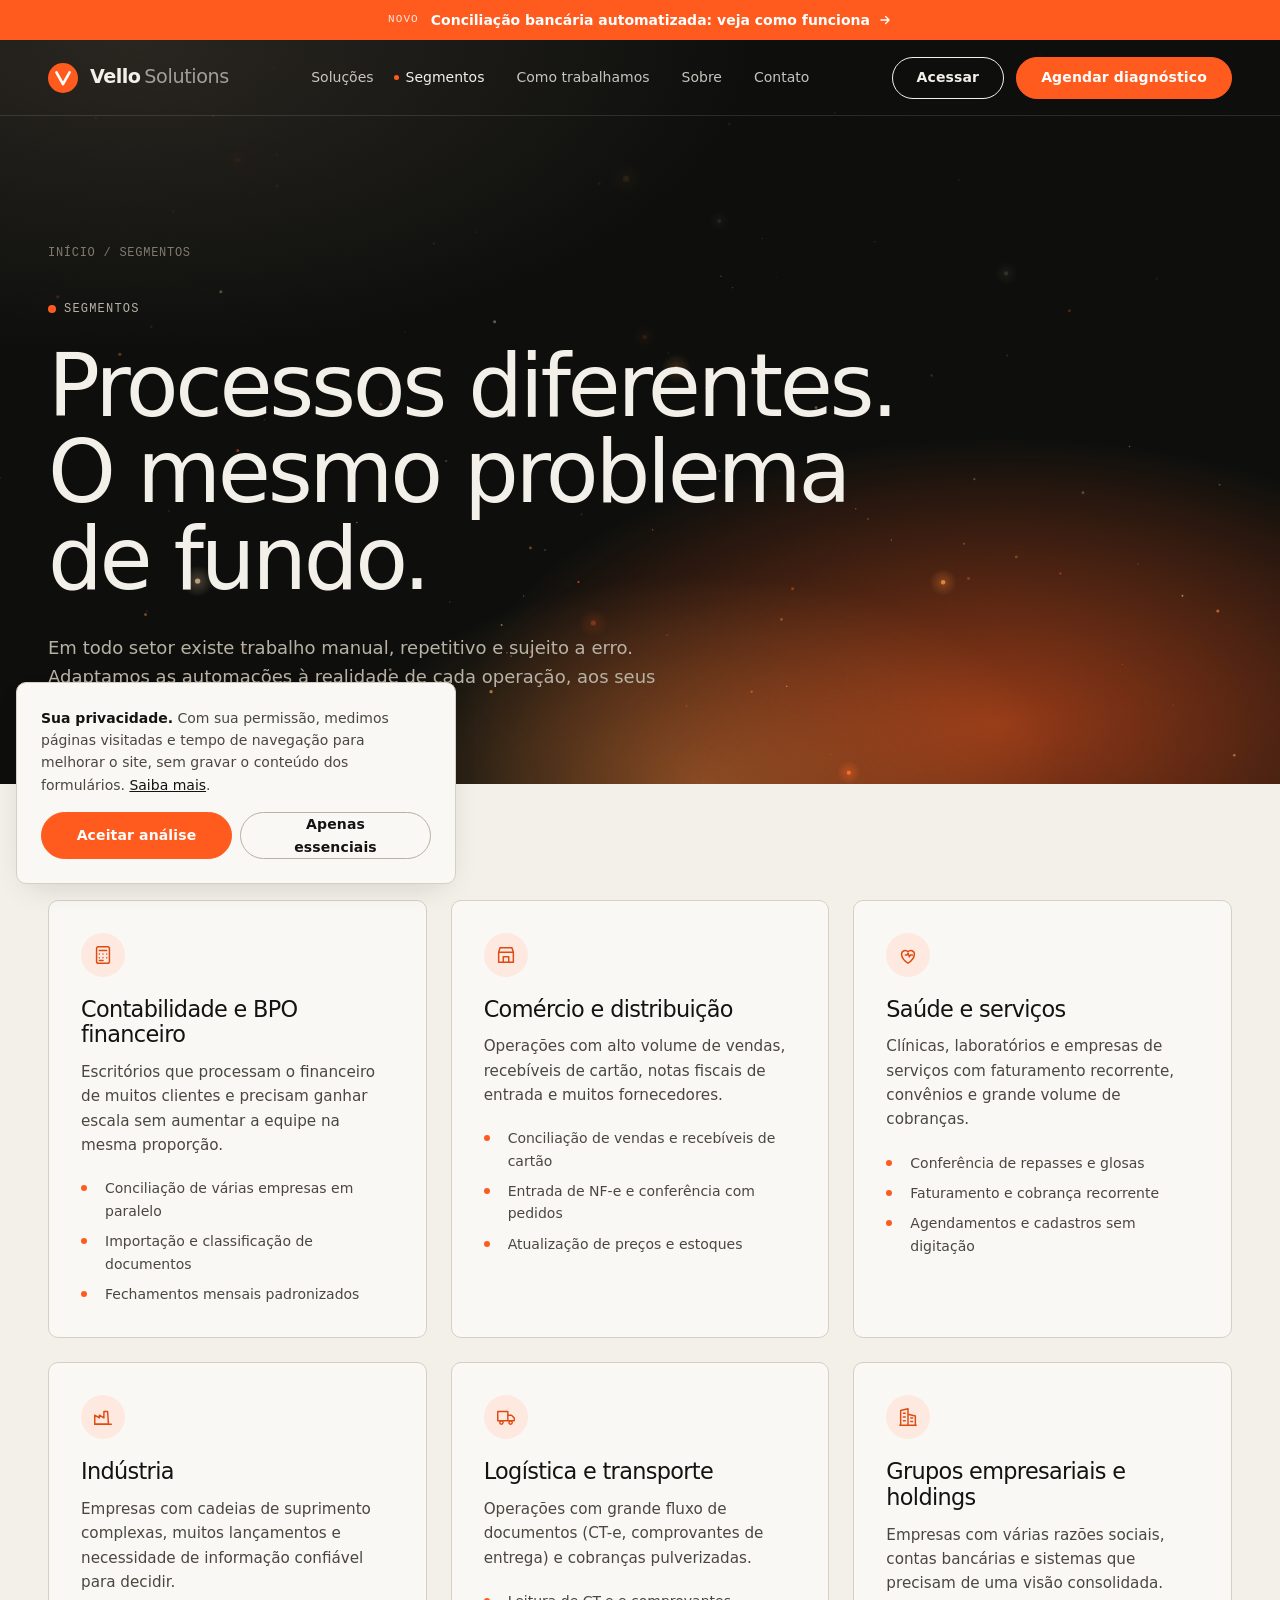
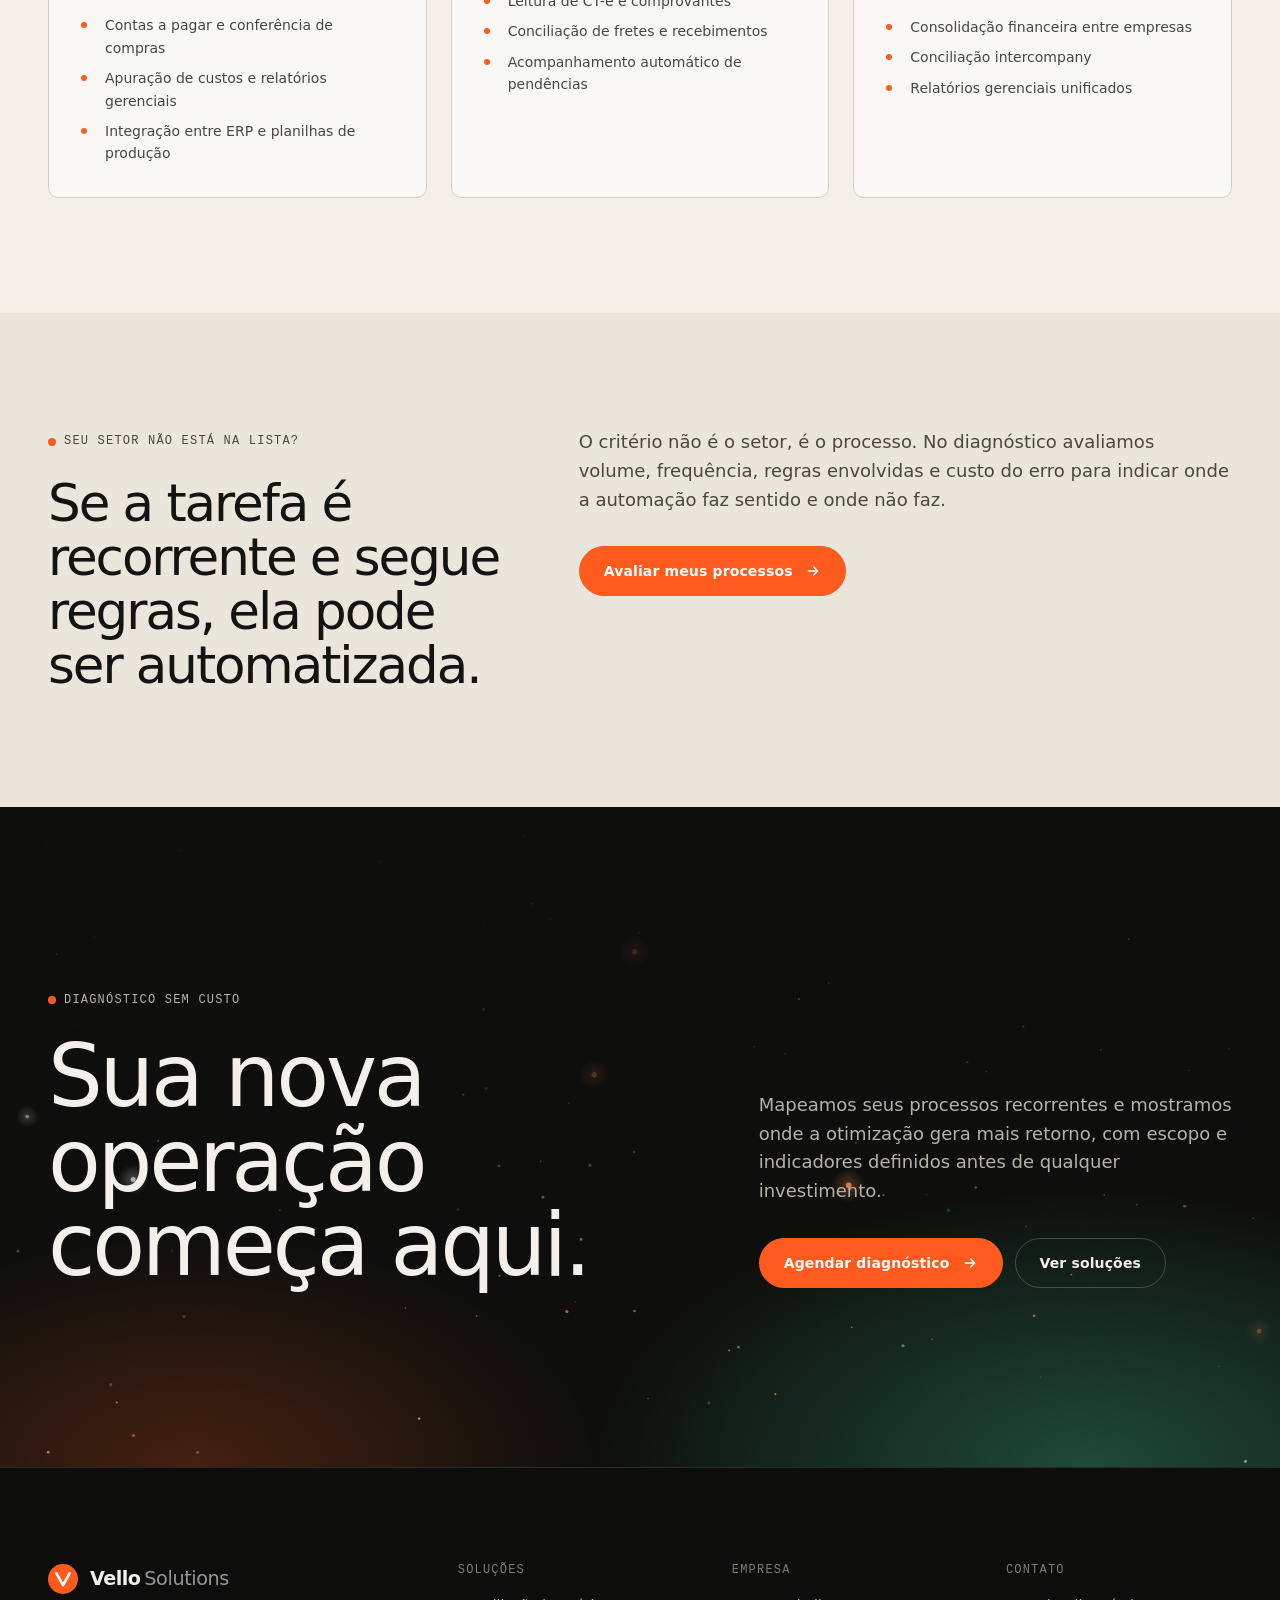
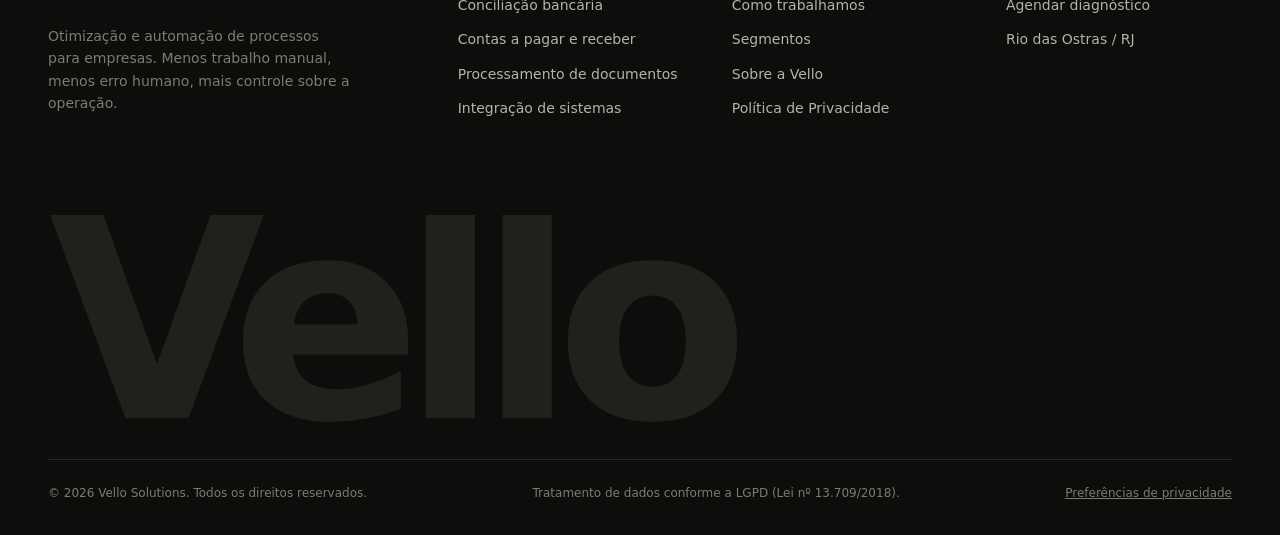
<file: segmentos.html>
<!DOCTYPE html>
<html lang="pt-BR">
<head>
<meta charset="UTF-8">
<meta name="viewport" content="width=device-width, initial-scale=1">
<meta http-equiv="Content-Security-Policy" content="default-src 'self'; script-src 'self' 'unsafe-inline'; style-src 'self' 'unsafe-inline' https://fonts.googleapis.com; font-src 'self' https://fonts.gstatic.com; img-src 'self' data:; connect-src 'self' https:; form-action 'self' https:; base-uri 'self'">
<meta name="referrer" content="strict-origin-when-cross-origin">
<title>Segmentos atendidos | Otimização de processos por setor | Vello Solutions</title>
<meta name="description" content="Automação de processos financeiros e administrativos para contabilidade e BPO, comércio, saúde, indústria, logística e grupos empresariais.">
<meta name="theme-color" content="#0d0e0c">
<link rel="canonical" href="https://vellosolutions.com.br/segmentos.html">
<link rel="icon" href="assets/vello-logo.svg" type="image/svg+xml">
<meta property="og:site_name" content="Vello Solutions">
<meta property="og:locale" content="pt_BR">
<meta property="og:type" content="website">
<meta property="og:title" content="Segmentos atendidos | Otimização de processos por setor | Vello Solutions">
<meta property="og:description" content="Automação de processos financeiros e administrativos para contabilidade e BPO, comércio, saúde, indústria, logística e grupos empresariais.">
<meta property="og:url" content="https://vellosolutions.com.br/segmentos.html">
<meta name="twitter:card" content="summary">
<link rel="preconnect" href="https://fonts.googleapis.com">
<link rel="preconnect" href="https://fonts.gstatic.com" crossorigin>
<link rel="stylesheet" href="https://fonts.googleapis.com/css2?family=Inter+Tight:wght@400;500;600;800&family=Inter:wght@400;500;600;800&family=JetBrains+Mono:wght@400;500&display=swap">
<link rel="stylesheet" href="css/styles.css?v=analytics-20261107">
<script>document.documentElement.classList.add("js")</script>
<script type="application/ld+json">{"@context": "https://schema.org", "@type": "ProfessionalService", "name": "Vello Solutions", "url": "https://vellosolutions.com.br/", "logo": "https://vellosolutions.com.br/assets/vello-logo.svg", "description": "Otimização e automação de processos empresariais: rotinas administrativas, financeiras e operacionais recorrentes, conciliação bancária, contas a pagar e receber e processamento de documentos, com menos erro humano.", "areaServed": {"@type": "Country", "name": "Brasil"}, "address": {"@type": "PostalAddress", "addressLocality": "Rio das Ostras", "addressRegion": "RJ", "addressCountry": "BR"}, "knowsAbout": ["Otimização de processos", "Automação de processos empresariais", "Conciliação bancária automatizada", "Automação financeira", "Contas a pagar e a receber", "RPA", "Processamento inteligente de documentos", "Integração de sistemas"]}</script>
</head><body>
<a class="skip-link" href="#main">Pular para o conteúdo</a>
<div class="utility-bar">
  <div class="container">
    <span class="mono">Novo</span>
    <a href="solucoes.html#conciliacao-bancaria">Conciliação bancária automatizada: veja como funciona <svg width="14" height="14" viewBox="0 0 24 24" fill="none" stroke="currentColor" stroke-width="2.2" stroke-linecap="round" stroke-linejoin="round" aria-hidden="true"><path d="M5 12h14M13 6l6 6-6 6"/></svg></a>
  </div>
</div>
<header class="site-header">
  <div class="container nav">
    <a class="brand" href="index.html" aria-label="Vello Solutions, página inicial">
      <svg class="brand-mark" viewBox="0 0 32 32" aria-hidden="true"><rect width="32" height="32" rx="16" fill="#ff5b1f"/><path d="M9 10l7 12.5L23 10" fill="none" stroke="#fff" stroke-width="2.8" stroke-linecap="round" stroke-linejoin="round"/></svg>
      <span class="brand-name">Vello<small>Solutions</small></span>
    </a>
    <nav aria-label="Navegação principal">
      <div class="nav-links" id="nav-links">
        <a href="solucoes.html">Soluções</a>
        <a href="segmentos.html" aria-current="page">Segmentos</a>
        <a href="plataforma.html">Como trabalhamos</a>
        <a href="sobre.html">Sobre</a>
        <a href="contato.html">Contato</a>
        <a class="btn btn-primary nav-links-cta" href="contato.html">Agendar diagnóstico</a>
      </div>
    </nav>
    <div class="nav-actions">
      <a class="btn btn-secondary access-internal" href="/interno/">Acessar</a>
      <a class="btn btn-primary nav-cta" href="contato.html">Agendar diagnóstico</a>
      <button class="nav-toggle" type="button" aria-expanded="false" aria-controls="nav-links" aria-label="Abrir menu"><span></span></button>
    </div>
  </div>
</header>

<main id="main">
<section class="page-hero grain">
  <canvas class="atmos" data-mode="fire" aria-hidden="true"></canvas><div class="atmos-glow" aria-hidden="true"></div>
  <div class="container">
    <nav class="breadcrumb" aria-label="Você está em"><a href="index.html">Início</a><span aria-hidden="true">/</span><span>Segmentos</span></nav>
    <div data-reveal>
      <p class="eyebrow">Segmentos</p>
      <h1 class="display" data-split><span class="line"><span style="--i:0">Processos diferentes.</span></span><span class="line"><span style="--i:1">O mesmo problema de fundo.</span></span></h1>
      <p class="lead">Em todo setor existe trabalho manual, repetitivo e sujeito a erro. Adaptamos as automações à realidade de cada operação, aos seus sistemas e às suas regras.</p>
    </div>
    
  </div>
</section>
<section class="section">
  <div class="container">
    <div class="grid grid-3" data-reveal-group>
      <article class="card" data-reveal>
        <div class="card-icon"><svg viewBox="0 0 24 24" fill="none" stroke="currentColor" stroke-width="1.6" stroke-linecap="round" stroke-linejoin="round" aria-hidden="true"><rect x="5" y="3" width="14" height="18" rx="2"/><path d="M8 7h8M8 11h.01M12 11h.01M16 11h.01M8 15h.01M12 15h.01M16 15h.01M8 18h4"/></svg></div>
        <h2 class="card-title">Contabilidade e BPO financeiro</h2>
        <p class="card-body">Escritórios que processam o financeiro de muitos clientes e precisam ganhar escala sem aumentar a equipe na mesma proporção.</p>
        <ul class="card-list"><li>Conciliação de várias empresas em paralelo</li><li>Importação e classificação de documentos</li><li>Fechamentos mensais padronizados</li></ul>
      </article>
      <article class="card" data-reveal>
        <div class="card-icon"><svg viewBox="0 0 24 24" fill="none" stroke="currentColor" stroke-width="1.6" stroke-linecap="round" stroke-linejoin="round" aria-hidden="true"><path d="M4 9l1.5-5h13L20 9M4 9v11h16V9M4 9h16M9 20v-6h6v6"/></svg></div>
        <h2 class="card-title">Comércio e distribuição</h2>
        <p class="card-body">Operações com alto volume de vendas, recebíveis de cartão, notas fiscais de entrada e muitos fornecedores.</p>
        <ul class="card-list"><li>Conciliação de vendas e recebíveis de cartão</li><li>Entrada de NF-e e conferência com pedidos</li><li>Atualização de preços e estoques</li></ul>
      </article>
      <article class="card" data-reveal>
        <div class="card-icon"><svg viewBox="0 0 24 24" fill="none" stroke="currentColor" stroke-width="1.6" stroke-linecap="round" stroke-linejoin="round" aria-hidden="true"><path d="M12 21s-7-4.4-7-10a4 4 0 0 1 7-2.6A4 4 0 0 1 19 11c0 5.6-7 10-7 10z"/><path d="M9 12h2l1-2 1.5 4 1-2H17"/></svg></div>
        <h2 class="card-title">Saúde e serviços</h2>
        <p class="card-body">Clínicas, laboratórios e empresas de serviços com faturamento recorrente, convênios e grande volume de cobranças.</p>
        <ul class="card-list"><li>Conferência de repasses e glosas</li><li>Faturamento e cobrança recorrente</li><li>Agendamentos e cadastros sem digitação</li></ul>
      </article>
      <article class="card" data-reveal>
        <div class="card-icon"><svg viewBox="0 0 24 24" fill="none" stroke="currentColor" stroke-width="1.6" stroke-linecap="round" stroke-linejoin="round" aria-hidden="true"><path d="M3 20V10l5 3V10l5 3V6h4l1 14z"/><path d="M3 20h18"/></svg></div>
        <h2 class="card-title">Indústria</h2>
        <p class="card-body">Empresas com cadeias de suprimento complexas, muitos lançamentos e necessidade de informação confiável para decidir.</p>
        <ul class="card-list"><li>Contas a pagar e conferência de compras</li><li>Apuração de custos e relatórios gerenciais</li><li>Integração entre ERP e planilhas de produção</li></ul>
      </article>
      <article class="card" data-reveal>
        <div class="card-icon"><svg viewBox="0 0 24 24" fill="none" stroke="currentColor" stroke-width="1.6" stroke-linecap="round" stroke-linejoin="round" aria-hidden="true"><path d="M3 6h11v10H3zM14 10h4l3 3v3h-7"/><circle cx="7" cy="18" r="1.8"/><circle cx="17" cy="18" r="1.8"/></svg></div>
        <h2 class="card-title">Logística e transporte</h2>
        <p class="card-body">Operações com grande fluxo de documentos (CT-e, comprovantes de entrega) e cobranças pulverizadas.</p>
        <ul class="card-list"><li>Leitura de CT-e e comprovantes</li><li>Conciliação de fretes e recebimentos</li><li>Acompanhamento automático de pendências</li></ul>
      </article>
      <article class="card" data-reveal>
        <div class="card-icon"><svg viewBox="0 0 24 24" fill="none" stroke="currentColor" stroke-width="1.6" stroke-linecap="round" stroke-linejoin="round" aria-hidden="true"><path d="M4 21V5l8-2v18M12 21V9l8 2v10M3 21h18M7 8h2M7 12h2M7 16h2M15 13h2M15 17h2"/></svg></div>
        <h2 class="card-title">Grupos empresariais e holdings</h2>
        <p class="card-body">Empresas com várias razões sociais, contas bancárias e sistemas que precisam de uma visão consolidada.</p>
        <ul class="card-list"><li>Consolidação financeira entre empresas</li><li>Conciliação intercompany</li><li>Relatórios gerenciais unificados</li></ul>
      </article>
    </div>
  </div>
</section>
<section class="section section--alt">
  <div class="container split">
    <div data-reveal>
      <p class="eyebrow">Seu setor não está na lista?</p>
      <h2 class="h2">Se a tarefa é recorrente e segue regras, ela pode ser automatizada.</h2>
    </div>
    <div data-reveal>
      <p class="lead">O critério não é o setor, é o processo. No diagnóstico avaliamos volume, frequência, regras envolvidas e custo do erro para indicar onde a automação faz sentido e onde não faz.</p>
      <a class="btn btn-primary mt-6" href="contato.html">Avaliar meus processos <svg class="btn-arrow" width="16" height="16" viewBox="0 0 24 24" fill="none" stroke="currentColor" stroke-width="2" stroke-linecap="round" stroke-linejoin="round" aria-hidden="true"><path d="M5 12h14M13 6l6 6-6 6"/></svg></a>
    </div>
  </div>
</section>
<section class="cta-band grain" aria-labelledby="cta-title">
  <canvas class="atmos" data-mode="forest" aria-hidden="true"></canvas>
  <div class="atmos-glow atmos-glow--forest" aria-hidden="true"></div>
  <div class="container cta-inner">
    <div>
      <p class="eyebrow" data-reveal>Diagnóstico sem custo</p>
      <h2 id="cta-title" data-split><span class="line"><span style="--i:0">Sua nova operação</span></span><span class="line"><span style="--i:1">começa aqui.</span></span></h2>
    </div>
    <div data-reveal>
      <p class="lead">Mapeamos seus processos recorrentes e mostramos onde a otimização gera mais retorno, com escopo e indicadores definidos antes de qualquer investimento.</p>
      <div class="cta-actions">
      <a class="btn btn-primary" href="contato.html">Agendar diagnóstico <svg class="btn-arrow" width="16" height="16" viewBox="0 0 24 24" fill="none" stroke="currentColor" stroke-width="2" stroke-linecap="round" stroke-linejoin="round" aria-hidden="true"><path d="M5 12h14M13 6l6 6-6 6"/></svg></a>
        <a class="btn btn-ghost-dark" href="solucoes.html">Ver soluções</a>
      </div>
    </div>
  </div>
</section>
</main>
<footer class="site-footer">
  <div class="container">
    <div class="footer-grid">
      <div>
        <a class="brand footer-brand" href="index.html"><svg class="brand-mark" viewBox="0 0 32 32" aria-hidden="true"><rect width="32" height="32" rx="16" fill="#ff5b1f"/><path d="M9 10l7 12.5L23 10" fill="none" stroke="#fff" stroke-width="2.8" stroke-linecap="round" stroke-linejoin="round"/></svg><span class="brand-name">Vello<small>Solutions</small></span></a>
        <p class="footer-about">Otimização e automação de processos para empresas. Menos trabalho manual, menos erro humano, mais controle sobre a operação.</p>
      </div>
      <div class="footer-col">
        <h2>Soluções</h2>
        <ul>
          <li><a href="solucoes.html#conciliacao-bancaria">Conciliação bancária</a></li>
          <li><a href="solucoes.html#contas-a-pagar-e-receber">Contas a pagar e receber</a></li>
          <li><a href="solucoes.html#documentos">Processamento de documentos</a></li>
          <li><a href="solucoes.html#integracao-de-sistemas">Integração de sistemas</a></li>
        </ul>
      </div>
      <div class="footer-col">
        <h2>Empresa</h2>
        <ul>
          <li><a href="plataforma.html">Como trabalhamos</a></li>
          <li><a href="segmentos.html">Segmentos</a></li>
          <li><a href="sobre.html">Sobre a Vello</a></li>
          <li><a href="politica-de-privacidade.html">Política de Privacidade</a></li>
        </ul>
      </div>
      <div class="footer-col">
        <h2>Contato</h2>
        <ul>
          <li><a href="contato.html">Agendar diagnóstico</a></li>
          <li><a data-email href="#">E-mail</a></li>
          <li><a data-wa href="#" data-keep-text>WhatsApp</a></li>
          <li><a data-linkedin href="#">LinkedIn</a></li>
          <li>Rio das Ostras / RJ</li>
        </ul>
      </div>
    </div>
    <div class="footer-word" aria-hidden="true">Vello</div>
    <div class="footer-bottom">
      <span>© <span data-year>2026</span> Vello Solutions. Todos os direitos reservados.</span>
      <span>Tratamento de dados conforme a LGPD (Lei nº 13.709/2018).</span>
    </div>
  </div>
</footer>
<script src="js/main.js?v=analytics-20261107" defer></script>
</body>
</html>
</file>
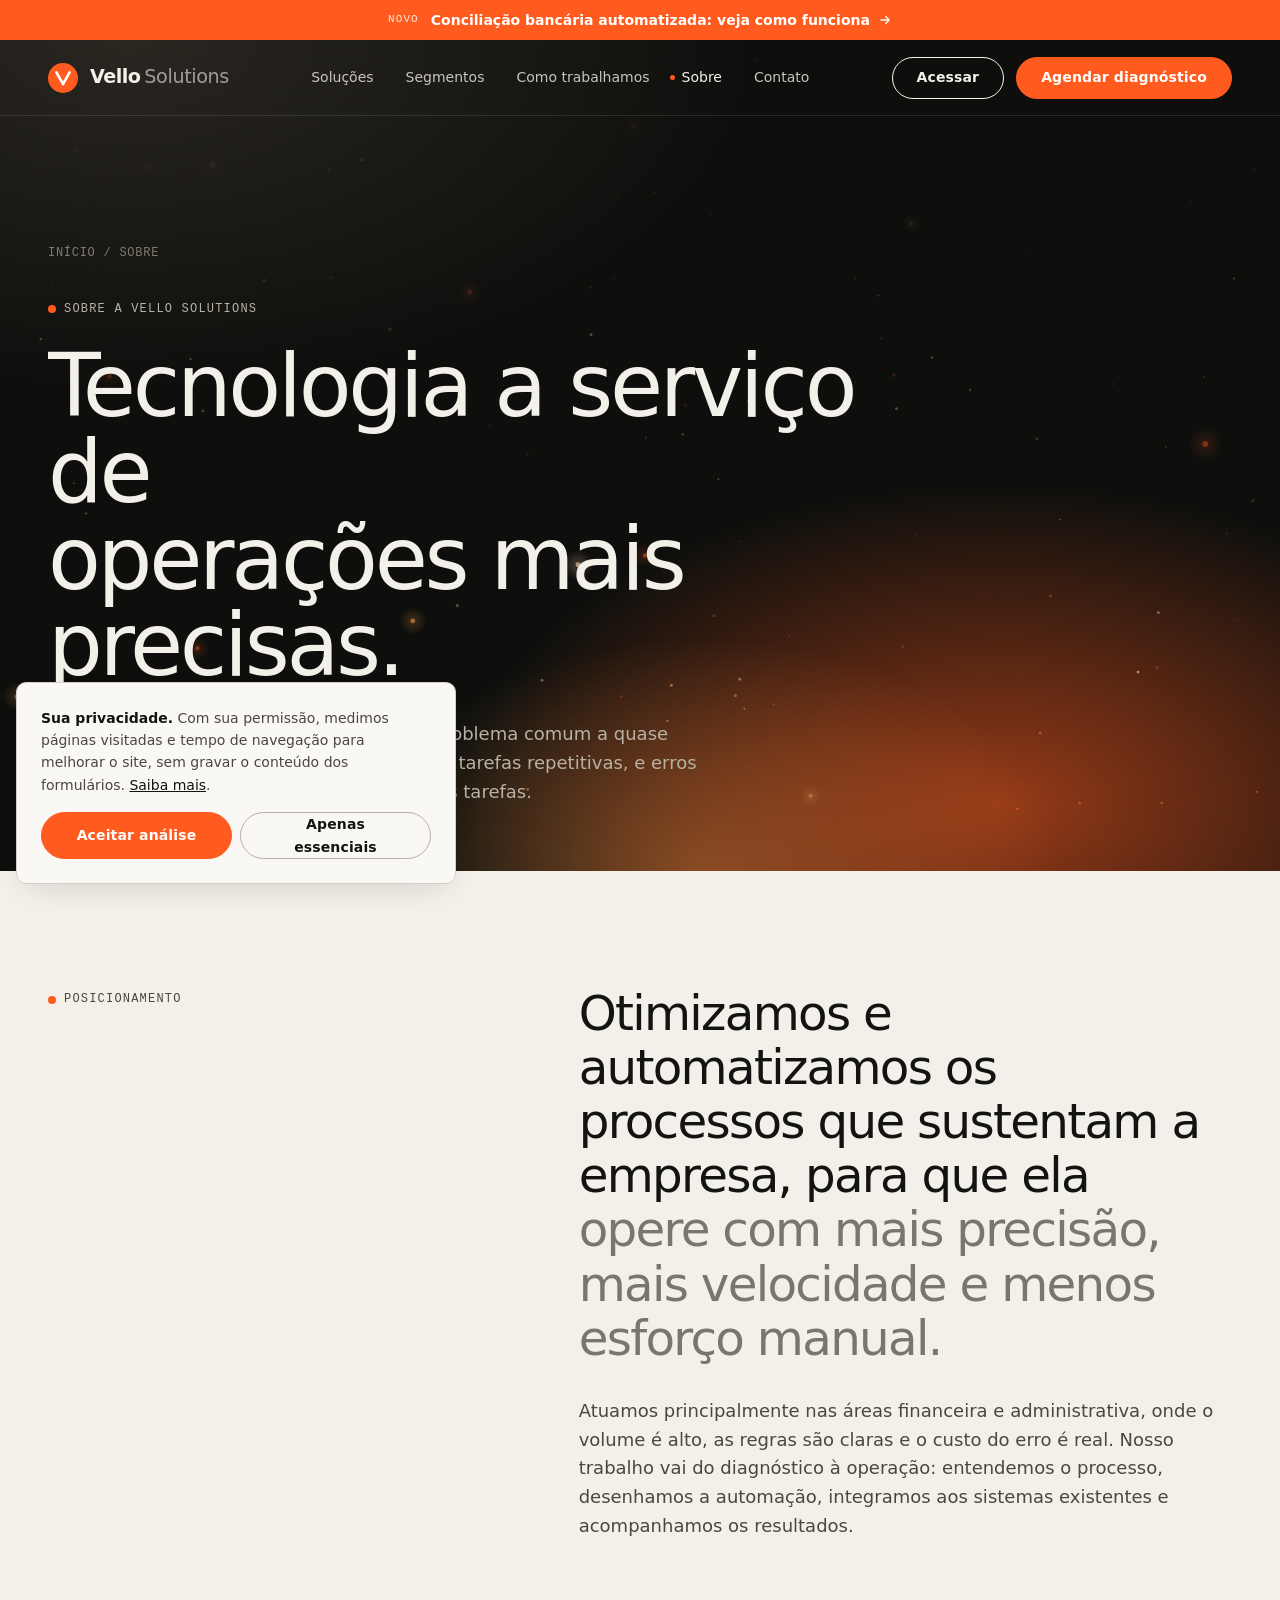
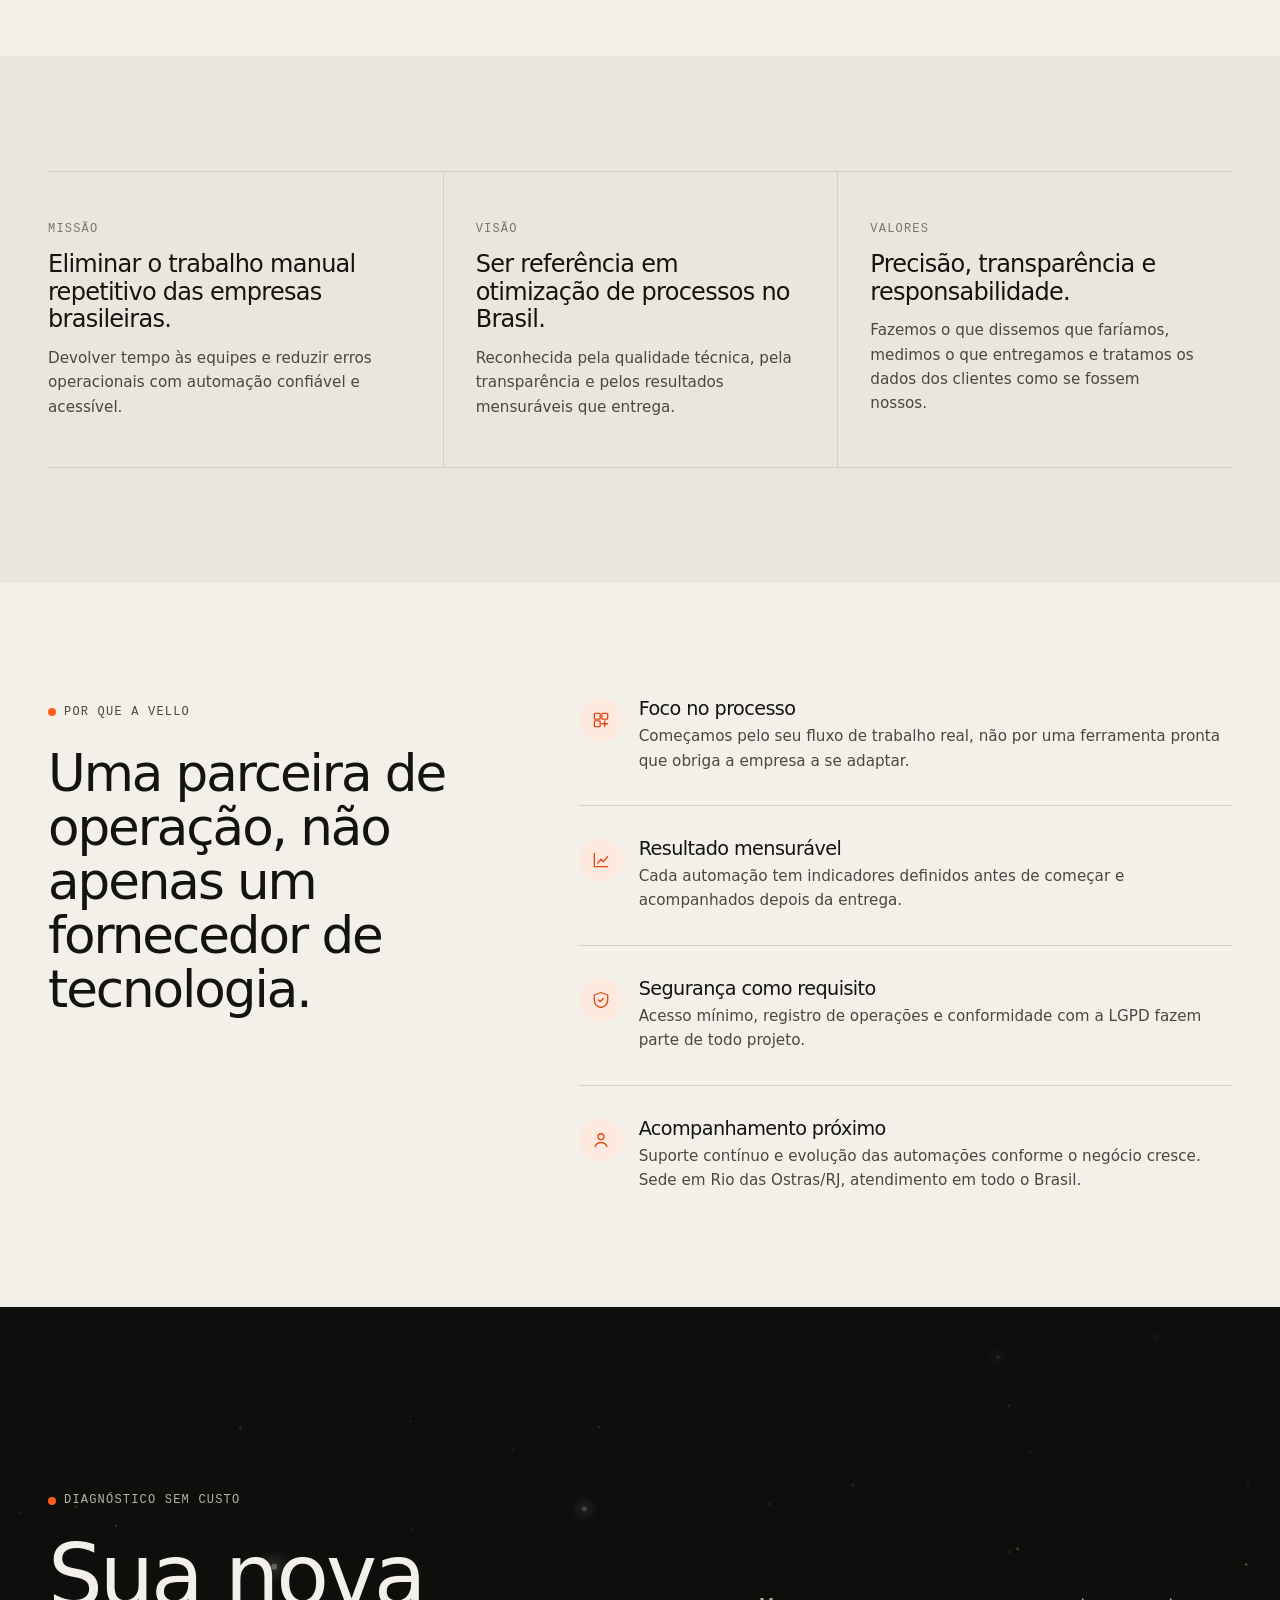
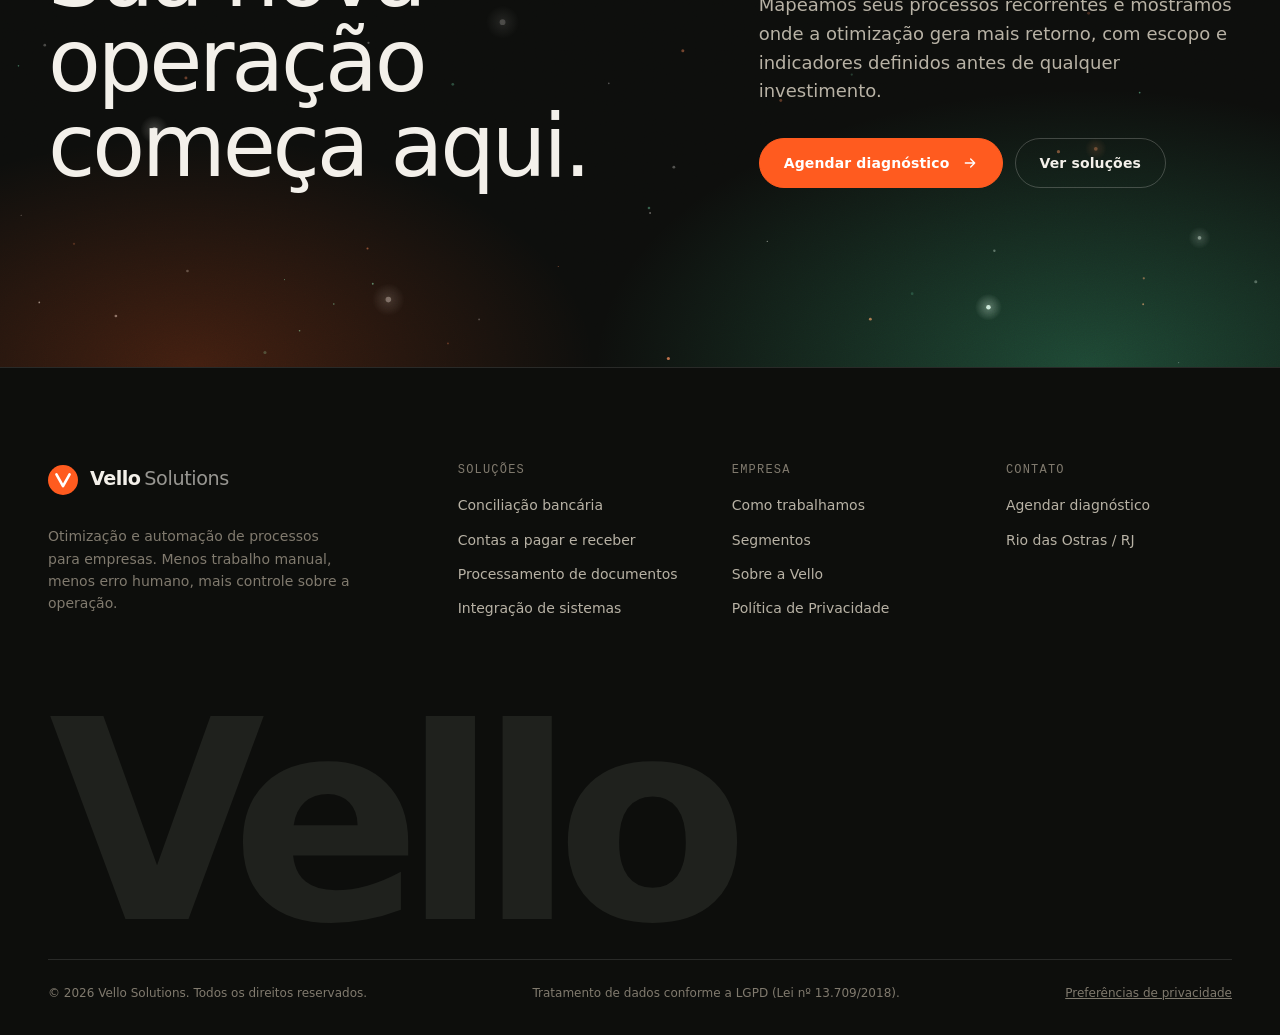
<file: sobre.html>
<!DOCTYPE html>
<html lang="pt-BR">
<head>
<meta charset="UTF-8">
<meta name="viewport" content="width=device-width, initial-scale=1">
<meta http-equiv="Content-Security-Policy" content="default-src 'self'; script-src 'self' 'unsafe-inline'; style-src 'self' 'unsafe-inline' https://fonts.googleapis.com; font-src 'self' https://fonts.gstatic.com; img-src 'self' data:; connect-src 'self' https:; form-action 'self' https:; base-uri 'self'">
<meta name="referrer" content="strict-origin-when-cross-origin">
<title>Sobre a Vello Solutions | Otimização e automação de processos</title>
<meta name="description" content="Conheça a Vello Solutions: empresa de otimização e automação de processos para as áreas administrativa, financeira e operacional. Missão, visão, valores e forma de trabalho.">
<meta name="theme-color" content="#0d0e0c">
<link rel="canonical" href="https://vellosolutions.com.br/sobre.html">
<link rel="icon" href="assets/vello-logo.svg" type="image/svg+xml">
<meta property="og:site_name" content="Vello Solutions">
<meta property="og:locale" content="pt_BR">
<meta property="og:type" content="website">
<meta property="og:title" content="Sobre a Vello Solutions | Otimização e automação de processos">
<meta property="og:description" content="Conheça a Vello Solutions: empresa de otimização e automação de processos para as áreas administrativa, financeira e operacional. Missão, visão, valores e forma de trabalho.">
<meta property="og:url" content="https://vellosolutions.com.br/sobre.html">
<meta name="twitter:card" content="summary">
<link rel="preconnect" href="https://fonts.googleapis.com">
<link rel="preconnect" href="https://fonts.gstatic.com" crossorigin>
<link rel="stylesheet" href="https://fonts.googleapis.com/css2?family=Inter+Tight:wght@400;500;600;800&family=Inter:wght@400;500;600;800&family=JetBrains+Mono:wght@400;500&display=swap">
<link rel="stylesheet" href="css/styles.css?v=analytics-20261107">
<script>document.documentElement.classList.add("js")</script>
<script type="application/ld+json">{"@context": "https://schema.org", "@type": "ProfessionalService", "name": "Vello Solutions", "url": "https://vellosolutions.com.br/", "logo": "https://vellosolutions.com.br/assets/vello-logo.svg", "description": "Otimização e automação de processos empresariais: rotinas administrativas, financeiras e operacionais recorrentes, conciliação bancária, contas a pagar e receber e processamento de documentos, com menos erro humano.", "areaServed": {"@type": "Country", "name": "Brasil"}, "address": {"@type": "PostalAddress", "addressLocality": "Rio das Ostras", "addressRegion": "RJ", "addressCountry": "BR"}, "knowsAbout": ["Otimização de processos", "Automação de processos empresariais", "Conciliação bancária automatizada", "Automação financeira", "Contas a pagar e a receber", "RPA", "Processamento inteligente de documentos", "Integração de sistemas"]}</script>
</head><body>
<a class="skip-link" href="#main">Pular para o conteúdo</a>
<div class="utility-bar">
  <div class="container">
    <span class="mono">Novo</span>
    <a href="solucoes.html#conciliacao-bancaria">Conciliação bancária automatizada: veja como funciona <svg width="14" height="14" viewBox="0 0 24 24" fill="none" stroke="currentColor" stroke-width="2.2" stroke-linecap="round" stroke-linejoin="round" aria-hidden="true"><path d="M5 12h14M13 6l6 6-6 6"/></svg></a>
  </div>
</div>
<header class="site-header">
  <div class="container nav">
    <a class="brand" href="index.html" aria-label="Vello Solutions, página inicial">
      <svg class="brand-mark" viewBox="0 0 32 32" aria-hidden="true"><rect width="32" height="32" rx="16" fill="#ff5b1f"/><path d="M9 10l7 12.5L23 10" fill="none" stroke="#fff" stroke-width="2.8" stroke-linecap="round" stroke-linejoin="round"/></svg>
      <span class="brand-name">Vello<small>Solutions</small></span>
    </a>
    <nav aria-label="Navegação principal">
      <div class="nav-links" id="nav-links">
        <a href="solucoes.html">Soluções</a>
        <a href="segmentos.html">Segmentos</a>
        <a href="plataforma.html">Como trabalhamos</a>
        <a href="sobre.html" aria-current="page">Sobre</a>
        <a href="contato.html">Contato</a>
        <a class="btn btn-primary nav-links-cta" href="contato.html">Agendar diagnóstico</a>
      </div>
    </nav>
    <div class="nav-actions">
      <a class="btn btn-secondary access-internal" href="/interno/">Acessar</a>
      <a class="btn btn-primary nav-cta" href="contato.html">Agendar diagnóstico</a>
      <button class="nav-toggle" type="button" aria-expanded="false" aria-controls="nav-links" aria-label="Abrir menu"><span></span></button>
    </div>
  </div>
</header>

<main id="main">
<section class="page-hero grain">
  <canvas class="atmos" data-mode="fire" aria-hidden="true"></canvas><div class="atmos-glow" aria-hidden="true"></div>
  <div class="container">
    <nav class="breadcrumb" aria-label="Você está em"><a href="index.html">Início</a><span aria-hidden="true">/</span><span>Sobre</span></nav>
    <div data-reveal>
      <p class="eyebrow">Sobre a Vello Solutions</p>
      <h1 class="display" data-split><span class="line"><span style="--i:0">Tecnologia a serviço de</span></span><span class="line"><span style="--i:1">operações mais precisas.</span></span></h1>
      <p class="lead">A Vello Solutions nasceu para resolver um problema comum a quase toda empresa: pessoas qualificadas presas a tarefas repetitivas, e erros que custam caro surgindo justamente nessas tarefas.</p>
    </div>
    
  </div>
</section>
<section class="section">
  <div class="container split">
    <div data-reveal><p class="eyebrow">Posicionamento</p></div>
    <div data-reveal>
      <p class="statement">Otimizamos e automatizamos os processos que sustentam a empresa, para que ela <em>opere com mais precisão, mais velocidade e menos esforço manual.</em></p>
      <p class="lead mt-6">Atuamos principalmente nas áreas financeira e administrativa, onde o volume é alto, as regras são claras e o custo do erro é real. Nosso trabalho vai do diagnóstico à operação: entendemos o processo, desenhamos a automação, integramos aos sistemas existentes e acompanhamos os resultados.</p>
    </div>
  </div>
</section>
<section class="section section--alt">
  <div class="container">
    <div class="grid grid-3 grid--ruled" data-reveal-group>
      <div class="cell" data-reveal><span class="cell-index">Missão</span><h3>Eliminar o trabalho manual repetitivo das empresas brasileiras.</h3><p>Devolver tempo às equipes e reduzir erros operacionais com automação confiável e acessível.</p></div>
      <div class="cell" data-reveal><span class="cell-index">Visão</span><h3>Ser referência em otimização de processos no Brasil.</h3><p>Reconhecida pela qualidade técnica, pela transparência e pelos resultados mensuráveis que entrega.</p></div>
      <div class="cell" data-reveal><span class="cell-index">Valores</span><h3>Precisão, transparência e responsabilidade.</h3><p>Fazemos o que dissemos que faríamos, medimos o que entregamos e tratamos os dados dos clientes como se fossem nossos.</p></div>
    </div>
  </div>
</section>
<section class="section">
  <div class="container split">
    <div data-reveal>
      <p class="eyebrow">Por que a Vello</p>
      <h2 class="h2">Uma parceira de operação, não apenas um fornecedor de tecnologia.</h2>
    </div>
    <div class="feature-list" data-reveal style="margin-top:0">
      <div class="feature"><div class="feature-icon"><svg viewBox="0 0 24 24" fill="none" stroke="currentColor" stroke-width="1.6" stroke-linecap="round" stroke-linejoin="round" aria-hidden="true"><rect x="4" y="4" width="7" height="7" rx="1"/><rect x="13" y="4" width="7" height="7" rx="1"/><rect x="4" y="13" width="7" height="7" rx="1"/><path d="M13 16.5h7M16.5 13v7"/></svg></div><div><h3>Foco no processo</h3><p>Começamos pelo seu fluxo de trabalho real, não por uma ferramenta pronta que obriga a empresa a se adaptar.</p></div></div>
      <div class="feature"><div class="feature-icon"><svg viewBox="0 0 24 24" fill="none" stroke="currentColor" stroke-width="1.6" stroke-linecap="round" stroke-linejoin="round" aria-hidden="true"><path d="M4 20V4M4 20h16"/><path d="M8 16l4-5 3 3 5-6"/></svg></div><div><h3>Resultado mensurável</h3><p>Cada automação tem indicadores definidos antes de começar e acompanhados depois da entrega.</p></div></div>
      <div class="feature"><div class="feature-icon"><svg viewBox="0 0 24 24" fill="none" stroke="currentColor" stroke-width="1.6" stroke-linecap="round" stroke-linejoin="round" aria-hidden="true"><path d="M12 3l8 3v6c0 4.5-3.4 8-8 9-4.6-1-8-4.5-8-9V6z"/><path d="M9 12l2 2 4-4"/></svg></div><div><h3>Segurança como requisito</h3><p>Acesso mínimo, registro de operações e conformidade com a LGPD fazem parte de todo projeto.</p></div></div>
      <div class="feature"><div class="feature-icon"><svg viewBox="0 0 24 24" fill="none" stroke="currentColor" stroke-width="1.6" stroke-linecap="round" stroke-linejoin="round" aria-hidden="true"><circle cx="12" cy="8" r="3.5"/><path d="M5 20c1.2-3.6 4-5 7-5s5.8 1.4 7 5"/></svg></div><div><h3>Acompanhamento próximo</h3><p>Suporte contínuo e evolução das automações conforme o negócio cresce. Sede em Rio das Ostras/RJ, atendimento em todo o Brasil.</p></div></div>
    </div>
  </div>
</section>
<section class="cta-band grain" aria-labelledby="cta-title">
  <canvas class="atmos" data-mode="forest" aria-hidden="true"></canvas>
  <div class="atmos-glow atmos-glow--forest" aria-hidden="true"></div>
  <div class="container cta-inner">
    <div>
      <p class="eyebrow" data-reveal>Diagnóstico sem custo</p>
      <h2 id="cta-title" data-split><span class="line"><span style="--i:0">Sua nova operação</span></span><span class="line"><span style="--i:1">começa aqui.</span></span></h2>
    </div>
    <div data-reveal>
      <p class="lead">Mapeamos seus processos recorrentes e mostramos onde a otimização gera mais retorno, com escopo e indicadores definidos antes de qualquer investimento.</p>
      <div class="cta-actions">
      <a class="btn btn-primary" href="contato.html">Agendar diagnóstico <svg class="btn-arrow" width="16" height="16" viewBox="0 0 24 24" fill="none" stroke="currentColor" stroke-width="2" stroke-linecap="round" stroke-linejoin="round" aria-hidden="true"><path d="M5 12h14M13 6l6 6-6 6"/></svg></a>
        <a class="btn btn-ghost-dark" href="solucoes.html">Ver soluções</a>
      </div>
    </div>
  </div>
</section>
</main>
<footer class="site-footer">
  <div class="container">
    <div class="footer-grid">
      <div>
        <a class="brand footer-brand" href="index.html"><svg class="brand-mark" viewBox="0 0 32 32" aria-hidden="true"><rect width="32" height="32" rx="16" fill="#ff5b1f"/><path d="M9 10l7 12.5L23 10" fill="none" stroke="#fff" stroke-width="2.8" stroke-linecap="round" stroke-linejoin="round"/></svg><span class="brand-name">Vello<small>Solutions</small></span></a>
        <p class="footer-about">Otimização e automação de processos para empresas. Menos trabalho manual, menos erro humano, mais controle sobre a operação.</p>
      </div>
      <div class="footer-col">
        <h2>Soluções</h2>
        <ul>
          <li><a href="solucoes.html#conciliacao-bancaria">Conciliação bancária</a></li>
          <li><a href="solucoes.html#contas-a-pagar-e-receber">Contas a pagar e receber</a></li>
          <li><a href="solucoes.html#documentos">Processamento de documentos</a></li>
          <li><a href="solucoes.html#integracao-de-sistemas">Integração de sistemas</a></li>
        </ul>
      </div>
      <div class="footer-col">
        <h2>Empresa</h2>
        <ul>
          <li><a href="plataforma.html">Como trabalhamos</a></li>
          <li><a href="segmentos.html">Segmentos</a></li>
          <li><a href="sobre.html">Sobre a Vello</a></li>
          <li><a href="politica-de-privacidade.html">Política de Privacidade</a></li>
        </ul>
      </div>
      <div class="footer-col">
        <h2>Contato</h2>
        <ul>
          <li><a href="contato.html">Agendar diagnóstico</a></li>
          <li><a data-email href="#">E-mail</a></li>
          <li><a data-wa href="#" data-keep-text>WhatsApp</a></li>
          <li><a data-linkedin href="#">LinkedIn</a></li>
          <li>Rio das Ostras / RJ</li>
        </ul>
      </div>
    </div>
    <div class="footer-word" aria-hidden="true">Vello</div>
    <div class="footer-bottom">
      <span>© <span data-year>2026</span> Vello Solutions. Todos os direitos reservados.</span>
      <span>Tratamento de dados conforme a LGPD (Lei nº 13.709/2018).</span>
    </div>
  </div>
</footer>
<script src="js/main.js?v=analytics-20261107" defer></script>
</body>
</html>
</file>
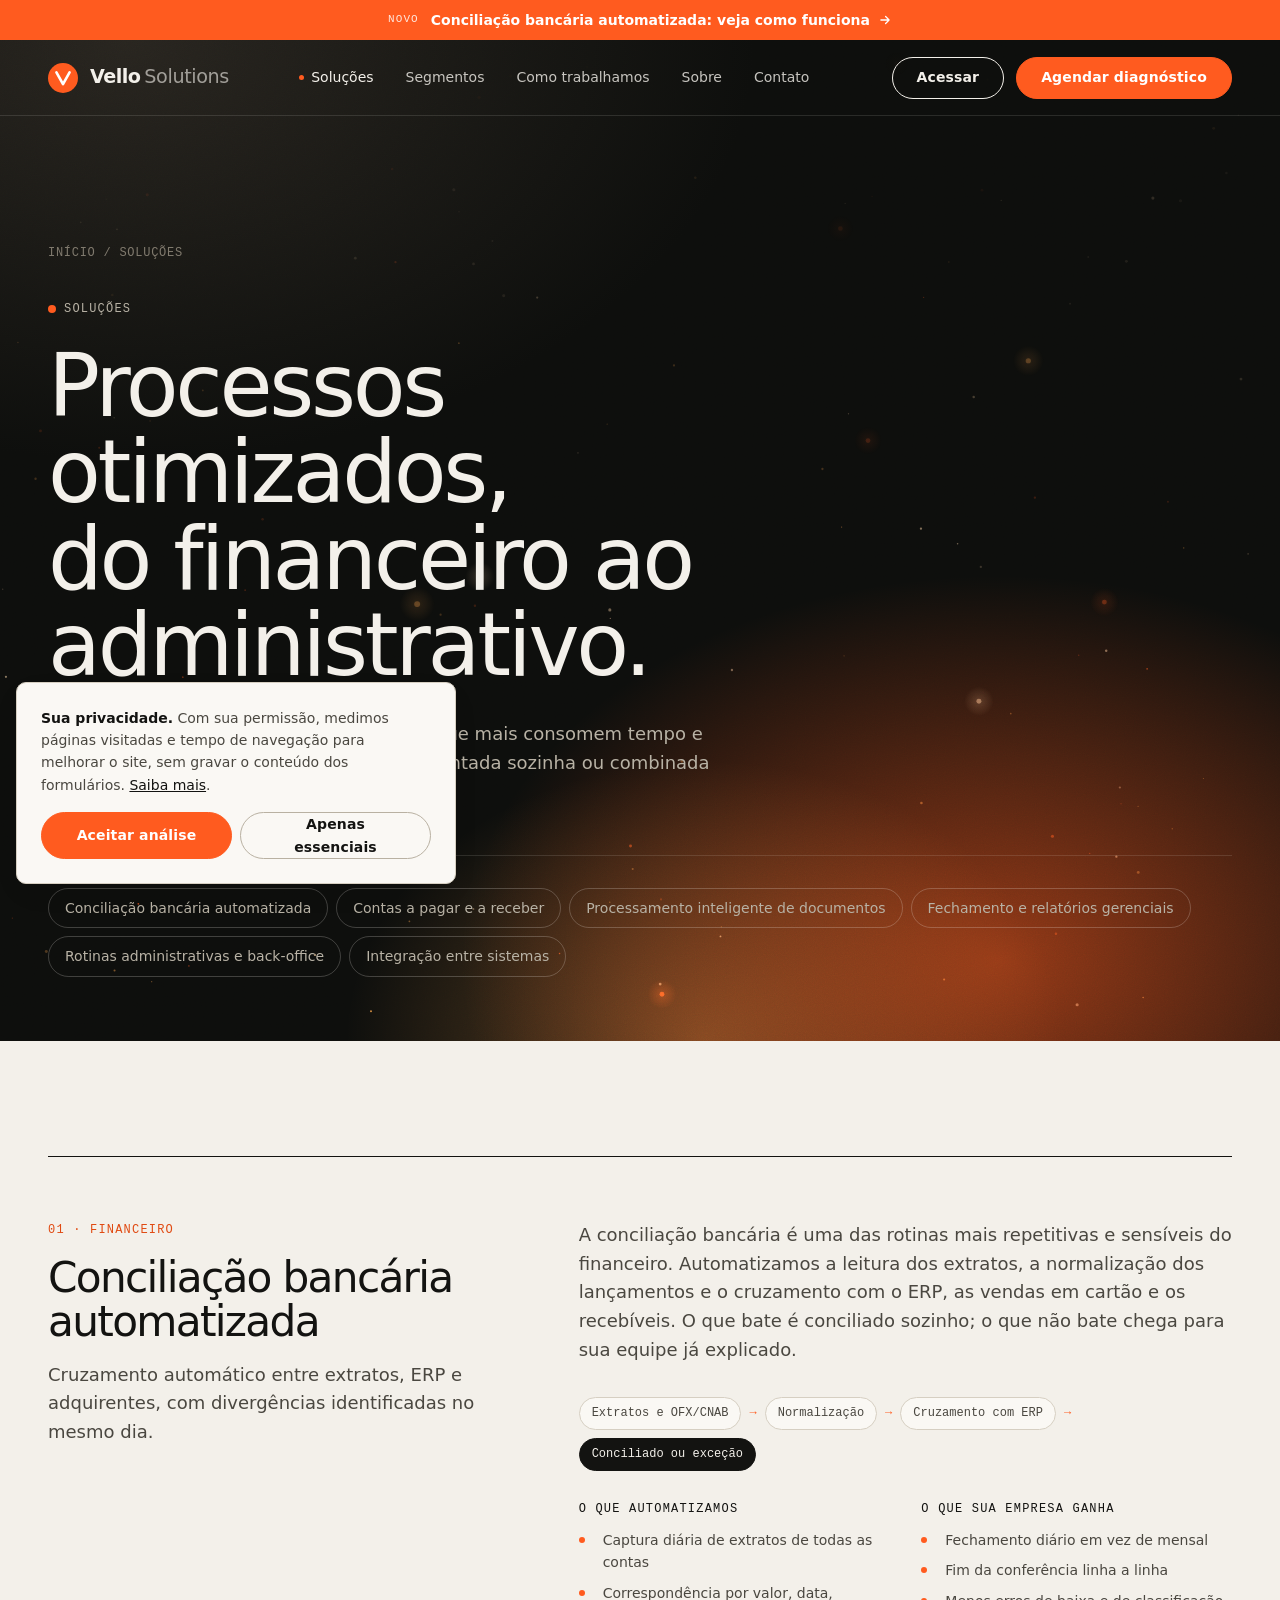
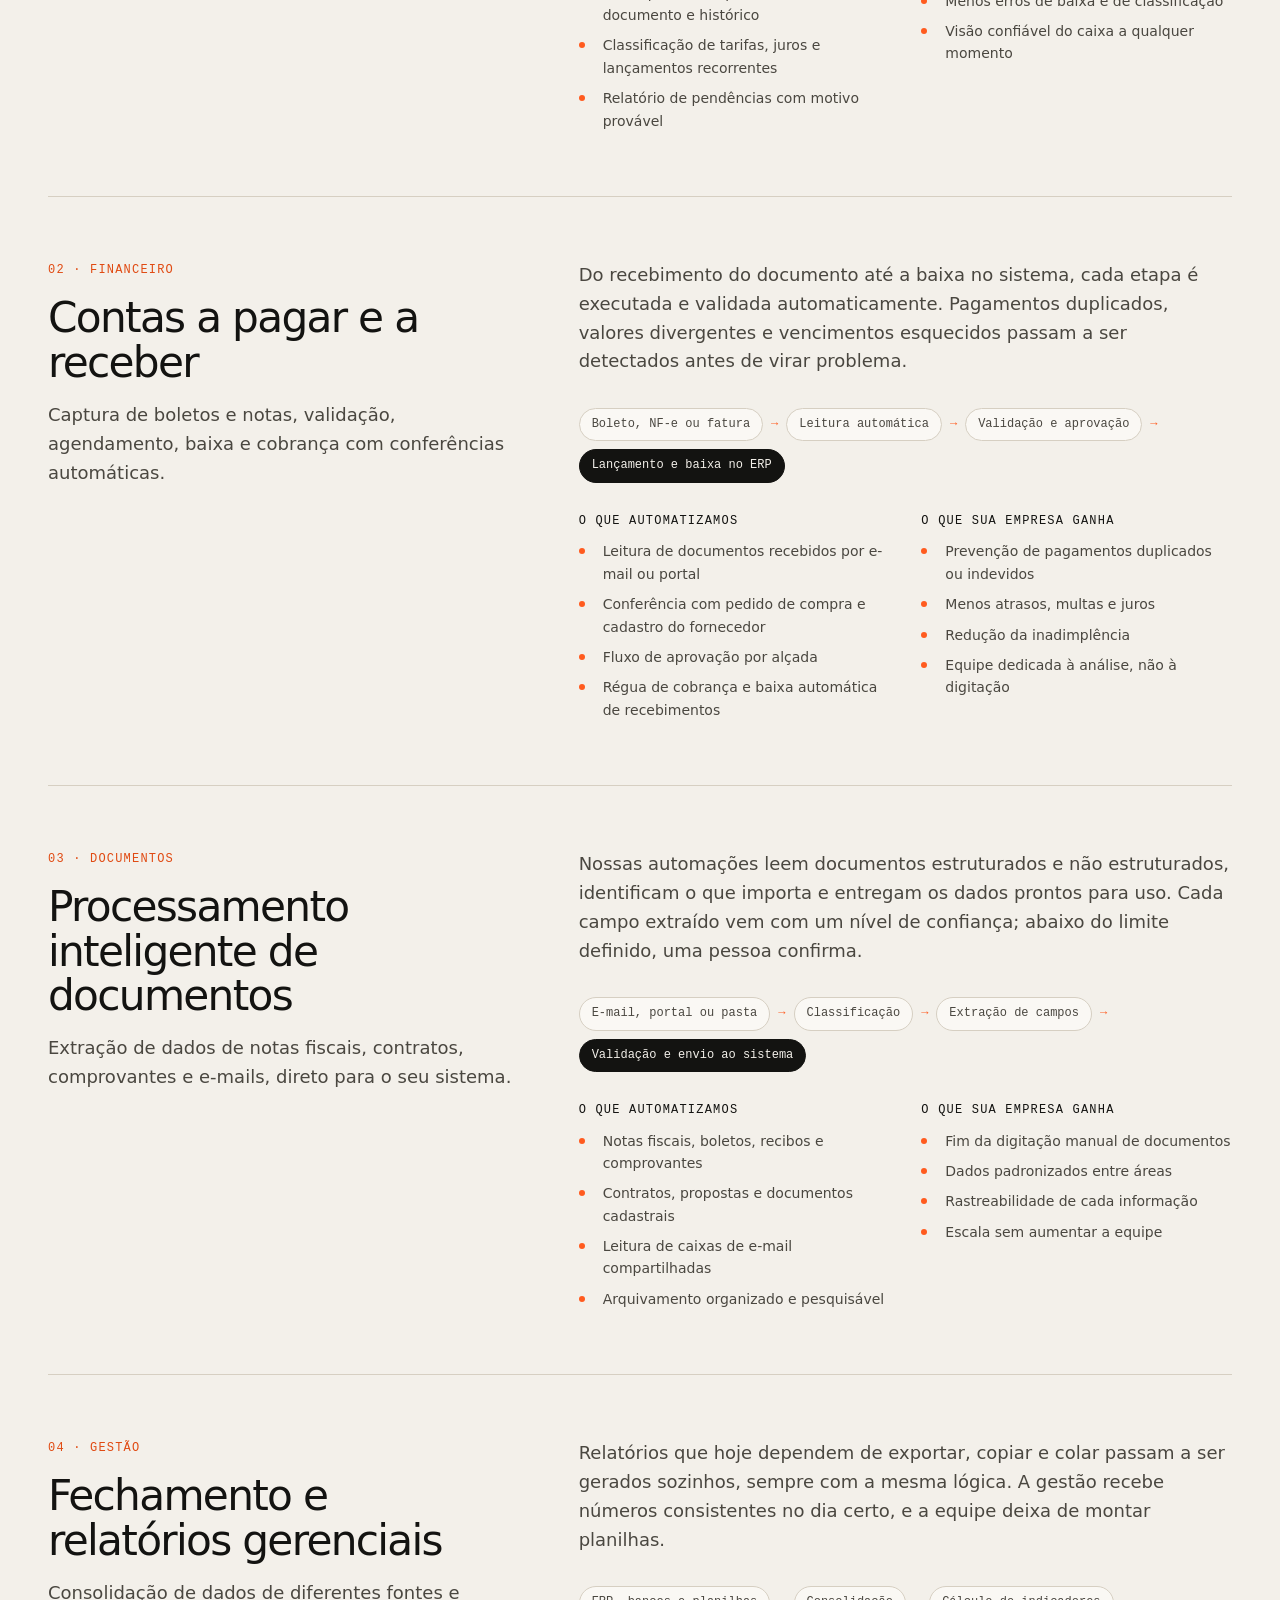
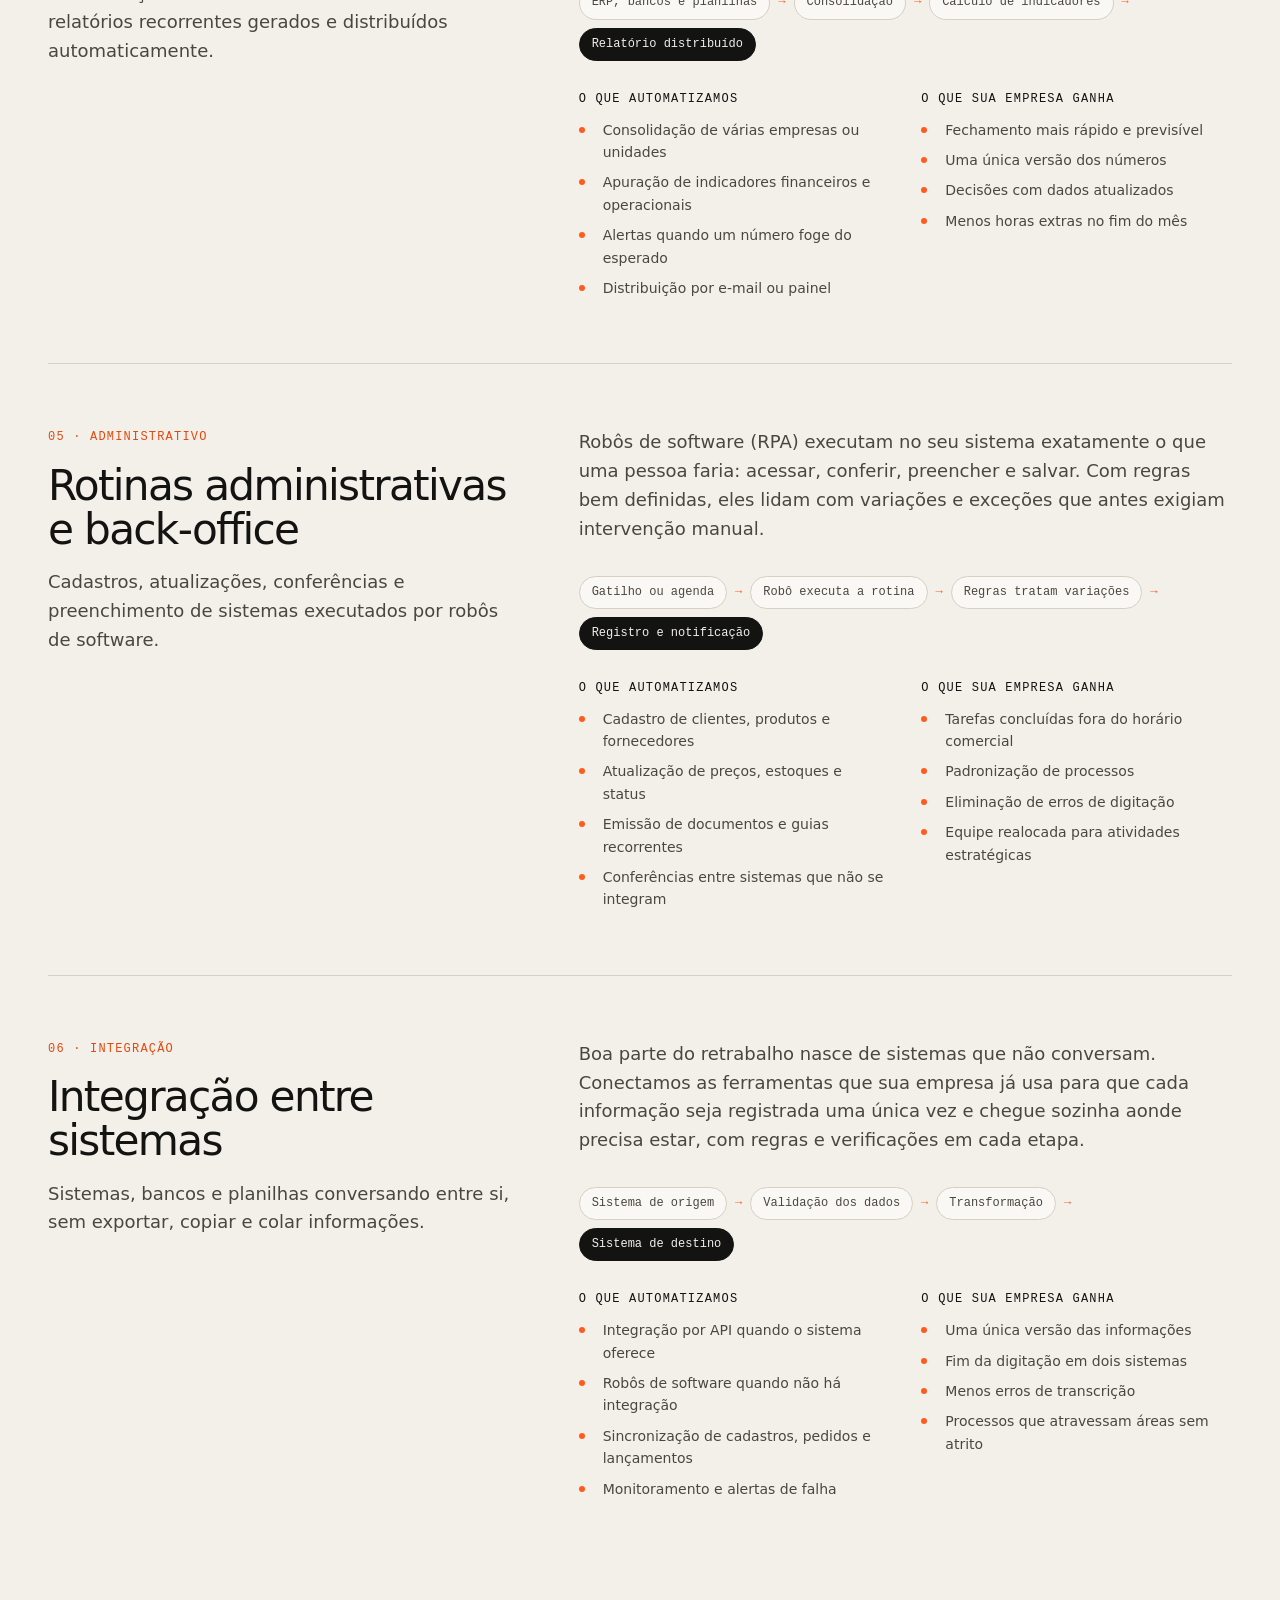
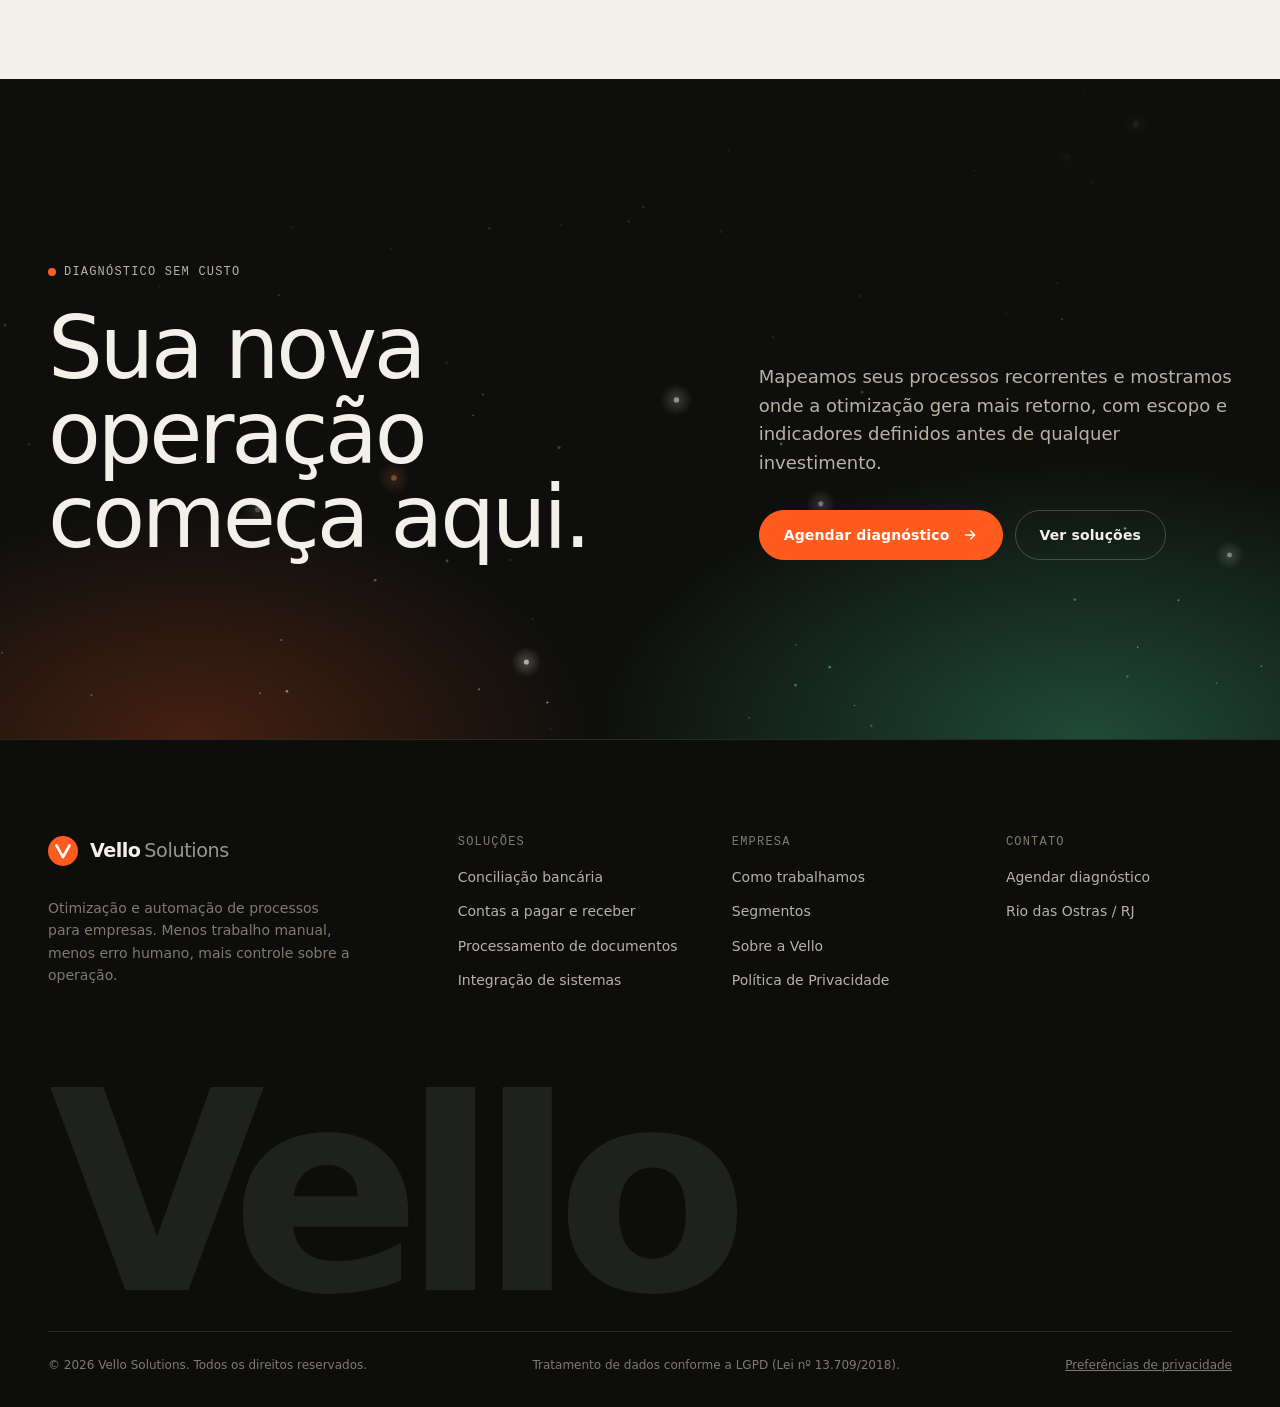
<file: solucoes.html>
<!DOCTYPE html>
<html lang="pt-BR">
<head>
<meta charset="UTF-8">
<meta name="viewport" content="width=device-width, initial-scale=1">
<meta http-equiv="Content-Security-Policy" content="default-src 'self'; script-src 'self' 'unsafe-inline'; style-src 'self' 'unsafe-inline' https://fonts.googleapis.com; font-src 'self' https://fonts.gstatic.com; img-src 'self' data:; connect-src 'self' https:; form-action 'self' https:; base-uri 'self'">
<meta name="referrer" content="strict-origin-when-cross-origin">
<title>Soluções | Conciliação bancária, automação financeira e RPA | Vello Solutions</title>
<meta name="description" content="Conciliação bancária automatizada, contas a pagar e receber, processamento inteligente de documentos, relatórios, rotinas administrativas e integração de sistemas para empresas.">
<meta name="theme-color" content="#0d0e0c">
<link rel="canonical" href="https://vellosolutions.com.br/solucoes.html">
<link rel="icon" href="assets/vello-logo.svg" type="image/svg+xml">
<meta property="og:site_name" content="Vello Solutions">
<meta property="og:locale" content="pt_BR">
<meta property="og:type" content="website">
<meta property="og:title" content="Soluções | Conciliação bancária, automação financeira e RPA | Vello Solutions">
<meta property="og:description" content="Conciliação bancária automatizada, contas a pagar e receber, processamento inteligente de documentos, relatórios, rotinas administrativas e integração de sistemas para empresas.">
<meta property="og:url" content="https://vellosolutions.com.br/solucoes.html">
<meta name="twitter:card" content="summary">
<link rel="preconnect" href="https://fonts.googleapis.com">
<link rel="preconnect" href="https://fonts.gstatic.com" crossorigin>
<link rel="stylesheet" href="https://fonts.googleapis.com/css2?family=Inter+Tight:wght@400;500;600;800&family=Inter:wght@400;500;600;800&family=JetBrains+Mono:wght@400;500&display=swap">
<link rel="stylesheet" href="css/styles.css?v=analytics-20261107">
<script>document.documentElement.classList.add("js")</script>
<script type="application/ld+json">{"@context": "https://schema.org", "@type": "ProfessionalService", "name": "Vello Solutions", "url": "https://vellosolutions.com.br/", "logo": "https://vellosolutions.com.br/assets/vello-logo.svg", "description": "Otimização e automação de processos empresariais: rotinas administrativas, financeiras e operacionais recorrentes, conciliação bancária, contas a pagar e receber e processamento de documentos, com menos erro humano.", "areaServed": {"@type": "Country", "name": "Brasil"}, "address": {"@type": "PostalAddress", "addressLocality": "Rio das Ostras", "addressRegion": "RJ", "addressCountry": "BR"}, "knowsAbout": ["Otimização de processos", "Automação de processos empresariais", "Conciliação bancária automatizada", "Automação financeira", "Contas a pagar e a receber", "RPA", "Processamento inteligente de documentos", "Integração de sistemas"]}</script>
</head><body>
<a class="skip-link" href="#main">Pular para o conteúdo</a>
<div class="utility-bar">
  <div class="container">
    <span class="mono">Novo</span>
    <a href="solucoes.html#conciliacao-bancaria">Conciliação bancária automatizada: veja como funciona <svg width="14" height="14" viewBox="0 0 24 24" fill="none" stroke="currentColor" stroke-width="2.2" stroke-linecap="round" stroke-linejoin="round" aria-hidden="true"><path d="M5 12h14M13 6l6 6-6 6"/></svg></a>
  </div>
</div>
<header class="site-header">
  <div class="container nav">
    <a class="brand" href="index.html" aria-label="Vello Solutions, página inicial">
      <svg class="brand-mark" viewBox="0 0 32 32" aria-hidden="true"><rect width="32" height="32" rx="16" fill="#ff5b1f"/><path d="M9 10l7 12.5L23 10" fill="none" stroke="#fff" stroke-width="2.8" stroke-linecap="round" stroke-linejoin="round"/></svg>
      <span class="brand-name">Vello<small>Solutions</small></span>
    </a>
    <nav aria-label="Navegação principal">
      <div class="nav-links" id="nav-links">
        <a href="solucoes.html" aria-current="page">Soluções</a>
        <a href="segmentos.html">Segmentos</a>
        <a href="plataforma.html">Como trabalhamos</a>
        <a href="sobre.html">Sobre</a>
        <a href="contato.html">Contato</a>
        <a class="btn btn-primary nav-links-cta" href="contato.html">Agendar diagnóstico</a>
      </div>
    </nav>
    <div class="nav-actions">
      <a class="btn btn-secondary access-internal" href="/interno/">Acessar</a>
      <a class="btn btn-primary nav-cta" href="contato.html">Agendar diagnóstico</a>
      <button class="nav-toggle" type="button" aria-expanded="false" aria-controls="nav-links" aria-label="Abrir menu"><span></span></button>
    </div>
  </div>
</header>

<main id="main">
<section class="page-hero grain">
  <canvas class="atmos" data-mode="fire" aria-hidden="true"></canvas><div class="atmos-glow" aria-hidden="true"></div>
  <div class="container">
    <nav class="breadcrumb" aria-label="Você está em"><a href="index.html">Início</a><span aria-hidden="true">/</span><span>Soluções</span></nav>
    <div data-reveal>
      <p class="eyebrow">Soluções</p>
      <h1 class="display" data-split><span class="line"><span style="--i:0">Processos otimizados,</span></span><span class="line"><span style="--i:1">do financeiro ao administrativo.</span></span></h1>
      <p class="lead">Seis frentes de automação para as rotinas que mais consomem tempo e mais geram erros. Cada uma pode ser implantada sozinha ou combinada com as outras.</p>
    </div>
    <nav class="anchor-nav" aria-label="Soluções nesta página" data-reveal><a href="#conciliacao-bancaria">Conciliação bancária automatizada</a><a href="#contas-a-pagar-e-receber">Contas a pagar e a receber</a><a href="#documentos">Processamento inteligente de documentos</a><a href="#fechamento-e-relatorios">Fechamento e relatórios gerenciais</a><a href="#rotinas-administrativas">Rotinas administrativas e back-office</a><a href="#integracao-de-sistemas">Integração entre sistemas</a></nav>
  </div>
</section>
<section class="section">
  <div class="container">
    <article class="solution" id="conciliacao-bancaria">
      <div data-reveal>
        <span class="solution-tag">01 · Financeiro</span>
        <h2>Conciliação bancária automatizada</h2>
        <p class="lead">Cruzamento automático entre extratos, ERP e adquirentes, com divergências identificadas no mesmo dia.</p>
      </div>
      <div class="solution-body" data-reveal>
        <p>A conciliação bancária é uma das rotinas mais repetitivas e sensíveis do financeiro. Automatizamos a leitura dos extratos, a normalização dos lançamentos e o cruzamento com o ERP, as vendas em cartão e os recebíveis. O que bate é conciliado sozinho; o que não bate chega para sua equipe já explicado.</p>
        <div class="flow" aria-label="Fluxo da automação"><span>Extratos e OFX/CNAB</span> <i aria-hidden="true">→</i> <span>Normalização</span> <i aria-hidden="true">→</i> <span>Cruzamento com ERP</span> <i aria-hidden="true">→</i> <span>Conciliado ou exceção</span></div>
        <div class="solution-cols">
          <div><h3>O que automatizamos</h3><ul class="card-list"><li>Captura diária de extratos de todas as contas</li><li>Correspondência por valor, data, documento e histórico</li><li>Classificação de tarifas, juros e lançamentos recorrentes</li><li>Relatório de pendências com motivo provável</li></ul></div>
          <div><h3>O que sua empresa ganha</h3><ul class="card-list"><li>Fechamento diário em vez de mensal</li><li>Fim da conferência linha a linha</li><li>Menos erros de baixa e de classificação</li><li>Visão confiável do caixa a qualquer momento</li></ul></div>
        </div>
      </div>
    </article>
    <article class="solution" id="contas-a-pagar-e-receber">
      <div data-reveal>
        <span class="solution-tag">02 · Financeiro</span>
        <h2>Contas a pagar e a receber</h2>
        <p class="lead">Captura de boletos e notas, validação, agendamento, baixa e cobrança com conferências automáticas.</p>
      </div>
      <div class="solution-body" data-reveal>
        <p>Do recebimento do documento até a baixa no sistema, cada etapa é executada e validada automaticamente. Pagamentos duplicados, valores divergentes e vencimentos esquecidos passam a ser detectados antes de virar problema.</p>
        <div class="flow" aria-label="Fluxo da automação"><span>Boleto, NF-e ou fatura</span> <i aria-hidden="true">→</i> <span>Leitura automática</span> <i aria-hidden="true">→</i> <span>Validação e aprovação</span> <i aria-hidden="true">→</i> <span>Lançamento e baixa no ERP</span></div>
        <div class="solution-cols">
          <div><h3>O que automatizamos</h3><ul class="card-list"><li>Leitura de documentos recebidos por e-mail ou portal</li><li>Conferência com pedido de compra e cadastro do fornecedor</li><li>Fluxo de aprovação por alçada</li><li>Régua de cobrança e baixa automática de recebimentos</li></ul></div>
          <div><h3>O que sua empresa ganha</h3><ul class="card-list"><li>Prevenção de pagamentos duplicados ou indevidos</li><li>Menos atrasos, multas e juros</li><li>Redução da inadimplência</li><li>Equipe dedicada à análise, não à digitação</li></ul></div>
        </div>
      </div>
    </article>
    <article class="solution" id="documentos">
      <div data-reveal>
        <span class="solution-tag">03 · Documentos</span>
        <h2>Processamento inteligente de documentos</h2>
        <p class="lead">Extração de dados de notas fiscais, contratos, comprovantes e e-mails, direto para o seu sistema.</p>
      </div>
      <div class="solution-body" data-reveal>
        <p>Nossas automações leem documentos estruturados e não estruturados, identificam o que importa e entregam os dados prontos para uso. Cada campo extraído vem com um nível de confiança; abaixo do limite definido, uma pessoa confirma.</p>
        <div class="flow" aria-label="Fluxo da automação"><span>E-mail, portal ou pasta</span> <i aria-hidden="true">→</i> <span>Classificação</span> <i aria-hidden="true">→</i> <span>Extração de campos</span> <i aria-hidden="true">→</i> <span>Validação e envio ao sistema</span></div>
        <div class="solution-cols">
          <div><h3>O que automatizamos</h3><ul class="card-list"><li>Notas fiscais, boletos, recibos e comprovantes</li><li>Contratos, propostas e documentos cadastrais</li><li>Leitura de caixas de e-mail compartilhadas</li><li>Arquivamento organizado e pesquisável</li></ul></div>
          <div><h3>O que sua empresa ganha</h3><ul class="card-list"><li>Fim da digitação manual de documentos</li><li>Dados padronizados entre áreas</li><li>Rastreabilidade de cada informação</li><li>Escala sem aumentar a equipe</li></ul></div>
        </div>
      </div>
    </article>
    <article class="solution" id="fechamento-e-relatorios">
      <div data-reveal>
        <span class="solution-tag">04 · Gestão</span>
        <h2>Fechamento e relatórios gerenciais</h2>
        <p class="lead">Consolidação de dados de diferentes fontes e relatórios recorrentes gerados e distribuídos automaticamente.</p>
      </div>
      <div class="solution-body" data-reveal>
        <p>Relatórios que hoje dependem de exportar, copiar e colar passam a ser gerados sozinhos, sempre com a mesma lógica. A gestão recebe números consistentes no dia certo, e a equipe deixa de montar planilhas.</p>
        <div class="flow" aria-label="Fluxo da automação"><span>ERP, bancos e planilhas</span> <i aria-hidden="true">→</i> <span>Consolidação</span> <i aria-hidden="true">→</i> <span>Cálculo de indicadores</span> <i aria-hidden="true">→</i> <span>Relatório distribuído</span></div>
        <div class="solution-cols">
          <div><h3>O que automatizamos</h3><ul class="card-list"><li>Consolidação de várias empresas ou unidades</li><li>Apuração de indicadores financeiros e operacionais</li><li>Alertas quando um número foge do esperado</li><li>Distribuição por e-mail ou painel</li></ul></div>
          <div><h3>O que sua empresa ganha</h3><ul class="card-list"><li>Fechamento mais rápido e previsível</li><li>Uma única versão dos números</li><li>Decisões com dados atualizados</li><li>Menos horas extras no fim do mês</li></ul></div>
        </div>
      </div>
    </article>
    <article class="solution" id="rotinas-administrativas">
      <div data-reveal>
        <span class="solution-tag">05 · Administrativo</span>
        <h2>Rotinas administrativas e back-office</h2>
        <p class="lead">Cadastros, atualizações, conferências e preenchimento de sistemas executados por robôs de software.</p>
      </div>
      <div class="solution-body" data-reveal>
        <p>Robôs de software (RPA) executam no seu sistema exatamente o que uma pessoa faria: acessar, conferir, preencher e salvar. Com regras bem definidas, eles lidam com variações e exceções que antes exigiam intervenção manual.</p>
        <div class="flow" aria-label="Fluxo da automação"><span>Gatilho ou agenda</span> <i aria-hidden="true">→</i> <span>Robô executa a rotina</span> <i aria-hidden="true">→</i> <span>Regras tratam variações</span> <i aria-hidden="true">→</i> <span>Registro e notificação</span></div>
        <div class="solution-cols">
          <div><h3>O que automatizamos</h3><ul class="card-list"><li>Cadastro de clientes, produtos e fornecedores</li><li>Atualização de preços, estoques e status</li><li>Emissão de documentos e guias recorrentes</li><li>Conferências entre sistemas que não se integram</li></ul></div>
          <div><h3>O que sua empresa ganha</h3><ul class="card-list"><li>Tarefas concluídas fora do horário comercial</li><li>Padronização de processos</li><li>Eliminação de erros de digitação</li><li>Equipe realocada para atividades estratégicas</li></ul></div>
        </div>
      </div>
    </article>
    <article class="solution" id="integracao-de-sistemas">
      <div data-reveal>
        <span class="solution-tag">06 · Integração</span>
        <h2>Integração entre sistemas</h2>
        <p class="lead">Sistemas, bancos e planilhas conversando entre si, sem exportar, copiar e colar informações.</p>
      </div>
      <div class="solution-body" data-reveal>
        <p>Boa parte do retrabalho nasce de sistemas que não conversam. Conectamos as ferramentas que sua empresa já usa para que cada informação seja registrada uma única vez e chegue sozinha aonde precisa estar, com regras e verificações em cada etapa.</p>
        <div class="flow" aria-label="Fluxo da automação"><span>Sistema de origem</span> <i aria-hidden="true">→</i> <span>Validação dos dados</span> <i aria-hidden="true">→</i> <span>Transformação</span> <i aria-hidden="true">→</i> <span>Sistema de destino</span></div>
        <div class="solution-cols">
          <div><h3>O que automatizamos</h3><ul class="card-list"><li>Integração por API quando o sistema oferece</li><li>Robôs de software quando não há integração</li><li>Sincronização de cadastros, pedidos e lançamentos</li><li>Monitoramento e alertas de falha</li></ul></div>
          <div><h3>O que sua empresa ganha</h3><ul class="card-list"><li>Uma única versão das informações</li><li>Fim da digitação em dois sistemas</li><li>Menos erros de transcrição</li><li>Processos que atravessam áreas sem atrito</li></ul></div>
        </div>
      </div>
    </article>
  </div>
</section>
<section class="cta-band grain" aria-labelledby="cta-title">
  <canvas class="atmos" data-mode="forest" aria-hidden="true"></canvas>
  <div class="atmos-glow atmos-glow--forest" aria-hidden="true"></div>
  <div class="container cta-inner">
    <div>
      <p class="eyebrow" data-reveal>Diagnóstico sem custo</p>
      <h2 id="cta-title" data-split><span class="line"><span style="--i:0">Sua nova operação</span></span><span class="line"><span style="--i:1">começa aqui.</span></span></h2>
    </div>
    <div data-reveal>
      <p class="lead">Mapeamos seus processos recorrentes e mostramos onde a otimização gera mais retorno, com escopo e indicadores definidos antes de qualquer investimento.</p>
      <div class="cta-actions">
      <a class="btn btn-primary" href="contato.html">Agendar diagnóstico <svg class="btn-arrow" width="16" height="16" viewBox="0 0 24 24" fill="none" stroke="currentColor" stroke-width="2" stroke-linecap="round" stroke-linejoin="round" aria-hidden="true"><path d="M5 12h14M13 6l6 6-6 6"/></svg></a>
        <a class="btn btn-ghost-dark" href="solucoes.html">Ver soluções</a>
      </div>
    </div>
  </div>
</section>
</main>
<footer class="site-footer">
  <div class="container">
    <div class="footer-grid">
      <div>
        <a class="brand footer-brand" href="index.html"><svg class="brand-mark" viewBox="0 0 32 32" aria-hidden="true"><rect width="32" height="32" rx="16" fill="#ff5b1f"/><path d="M9 10l7 12.5L23 10" fill="none" stroke="#fff" stroke-width="2.8" stroke-linecap="round" stroke-linejoin="round"/></svg><span class="brand-name">Vello<small>Solutions</small></span></a>
        <p class="footer-about">Otimização e automação de processos para empresas. Menos trabalho manual, menos erro humano, mais controle sobre a operação.</p>
      </div>
      <div class="footer-col">
        <h2>Soluções</h2>
        <ul>
          <li><a href="solucoes.html#conciliacao-bancaria">Conciliação bancária</a></li>
          <li><a href="solucoes.html#contas-a-pagar-e-receber">Contas a pagar e receber</a></li>
          <li><a href="solucoes.html#documentos">Processamento de documentos</a></li>
          <li><a href="solucoes.html#integracao-de-sistemas">Integração de sistemas</a></li>
        </ul>
      </div>
      <div class="footer-col">
        <h2>Empresa</h2>
        <ul>
          <li><a href="plataforma.html">Como trabalhamos</a></li>
          <li><a href="segmentos.html">Segmentos</a></li>
          <li><a href="sobre.html">Sobre a Vello</a></li>
          <li><a href="politica-de-privacidade.html">Política de Privacidade</a></li>
        </ul>
      </div>
      <div class="footer-col">
        <h2>Contato</h2>
        <ul>
          <li><a href="contato.html">Agendar diagnóstico</a></li>
          <li><a data-email href="#">E-mail</a></li>
          <li><a data-wa href="#" data-keep-text>WhatsApp</a></li>
          <li><a data-linkedin href="#">LinkedIn</a></li>
          <li>Rio das Ostras / RJ</li>
        </ul>
      </div>
    </div>
    <div class="footer-word" aria-hidden="true">Vello</div>
    <div class="footer-bottom">
      <span>© <span data-year>2026</span> Vello Solutions. Todos os direitos reservados.</span>
      <span>Tratamento de dados conforme a LGPD (Lei nº 13.709/2018).</span>
    </div>
  </div>
</footer>
<script src="js/main.js?v=analytics-20261107" defer></script>
</body>
</html>
</file>
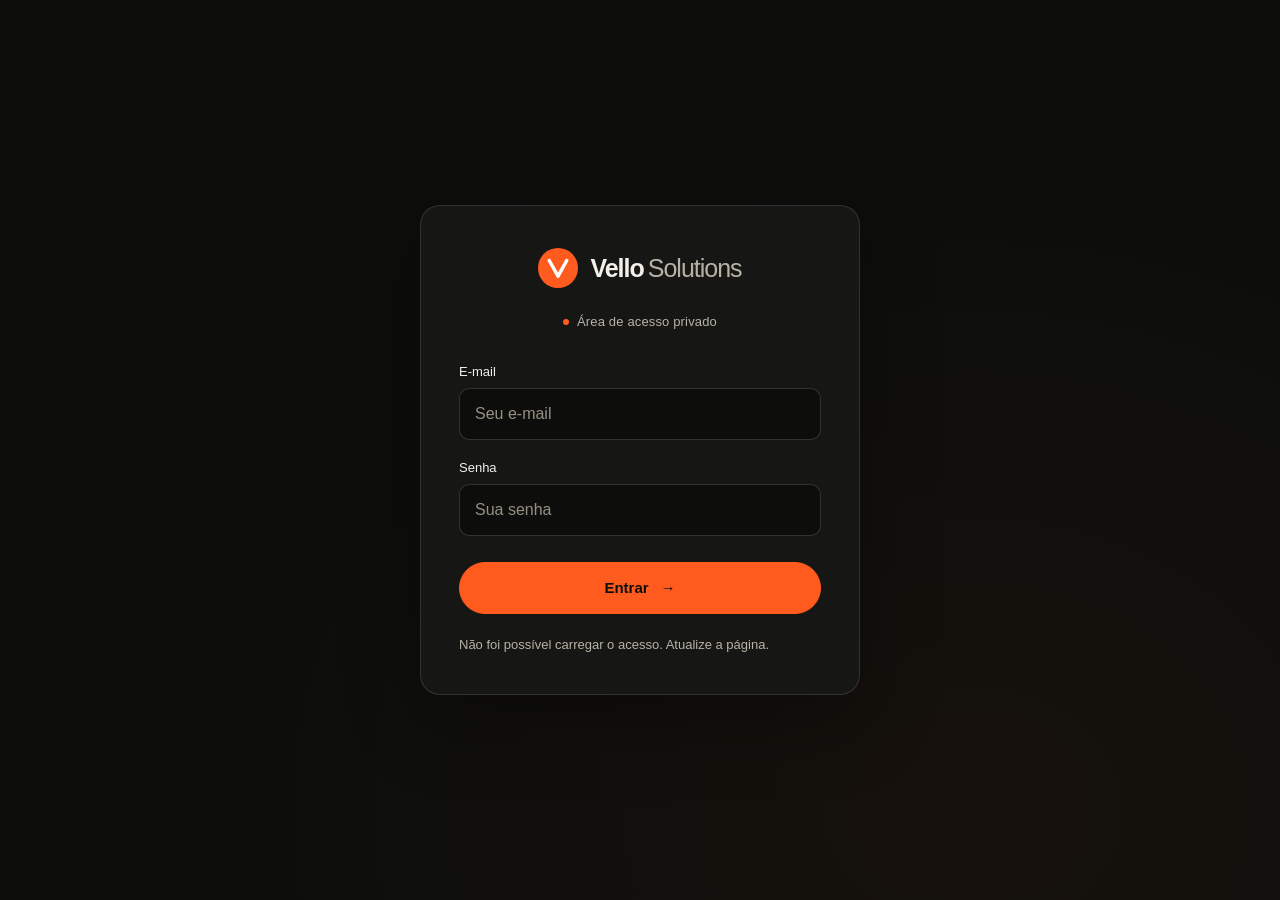
<file: interno/movimentacao.html>
<!doctype html>
<html lang="pt-BR">
<head>
  <meta charset="utf-8"><meta name="viewport" content="width=device-width,initial-scale=1">
  <meta name="robots" content="noindex,nofollow"><meta name="referrer" content="no-referrer">
  <meta http-equiv="Content-Security-Policy" content="default-src 'self'; script-src 'self' https://esm.sh; style-src 'self'; connect-src 'self' https://qjdvrqlcblkynheitkuk.supabase.co https://esm.sh; img-src 'self' data:; base-uri 'self'; form-action 'self'">
  <title>Movimentação do site · VELLO</title><link rel="stylesheet" href="leads.css?v=vello-20261107c"><link rel="stylesheet" href="analytics.css?v=vello-20261107c">
  <link rel="stylesheet" href="login.css?v=vello-20261107c">
</head>
<body data-access="loading">
 <a class="skip" href="#main">Pular para o conteúdo</a>
 <header class="app-header"><a class="app-brand" href="/" aria-label="Vello Solutions, voltar ao site"><svg viewBox="0 0 32 32" width="32" height="32" aria-hidden="true"><rect width="32" height="32" rx="16" fill="#ff5b1f"/><path d="M9 10l7 12.5L23 10" fill="none" stroke="#fff" stroke-width="2.8" stroke-linecap="round" stroke-linejoin="round"/></svg><span>Vello<small>Solutions</small></span></a><nav aria-label="Navegação principal"><a href="/">Voltar ao site</a><a href="projetos.html">Projetos</a><a href="./">Leads <span class="private-label">Privado</span></a><a class="active" aria-current="page" href="movimentacao.html">Movimentação do site</a></nav><button id="logout" class="button subtle" hidden>Sair</button></header>
 <main id="main">
  <div id="session-loading" class="session-loading" role="status" aria-live="polite"><span class="session-spinner" aria-hidden="true"></span><p>Carregando área interna…</p></div>
  <noscript><p>Ative o JavaScript para acessar a área interna.</p></noscript>
  <section id="auth" class="auth-shell" aria-labelledby="login-heading" hidden>
   <div class="auth-card">
    <a class="login-brand" href="/" aria-label="Vello Solutions, voltar ao site">
     <svg viewBox="0 0 32 32" width="40" height="40" aria-hidden="true"><rect width="32" height="32" rx="16" fill="#ff5b1f"/><path d="M9 10l7 12.5L23 10" fill="none" stroke="#fff" stroke-width="2.8" stroke-linecap="round" stroke-linejoin="round"/></svg>
     <span>Vello<small>Solutions</small></span>
    </a>
    <h1 id="login-heading"><span aria-hidden="true"></span>Área de acesso privado</h1>
    <form id="login-form">
     <div class="login-field"><label for="login-email">E-mail</label><input id="login-email" type="email" autocomplete="username" required placeholder="Seu e-mail" autocapitalize="none" spellcheck="false"></div>
     <div class="login-field"><label for="login-password">Senha</label><input id="login-password" type="password" autocomplete="current-password" required placeholder="Sua senha"></div>
     <button class="button primary full" type="submit">Entrar <span aria-hidden="true">→</span></button>
    </form>
    <p id="auth-feedback" class="feedback" role="status" aria-live="polite"></p>
   </div>
  </section>
  <section id="workspace" hidden><div class="page-heading"><div><span class="eyebrow">ÁREA INTERNA / ANÁLISE DE NAVEGAÇÃO</span><h1>Movimentação do site.</h1><p>Entenda o caminho entre a primeira visita e o próximo projeto.</p></div><div class="heading-actions"><label class="sr-only" for="period">Período</label><select id="period" class="period"><option value="1">Hoje</option><option value="7" selected>Últimos 7 dias</option><option value="30">Últimos 30 dias</option><option value="90">Últimos 90 dias</option></select><button id="refresh" class="button">↻ Atualizar</button></div></div><p id="report-feedback" class="feedback" role="status"></p><div id="report-content"></div><p class="method-note">Somente navegação autorizada. Sessões não representam pessoas únicas e não são associadas aos contatos dos leads. O tempo é aproximado, contado enquanto a página está visível. Bloqueadores e falhas de conexão podem reduzir a medição. *Ativas agora: atividade registrada nos últimos 90 segundos. A coleta começa na ativação, sem dados retroativos.</p><p class="updated" id="updated"></p></section>
 </main>
 <script type="module" src="analytics.js?v=vello-20261107c"></script>
</body>
</html>
</file>
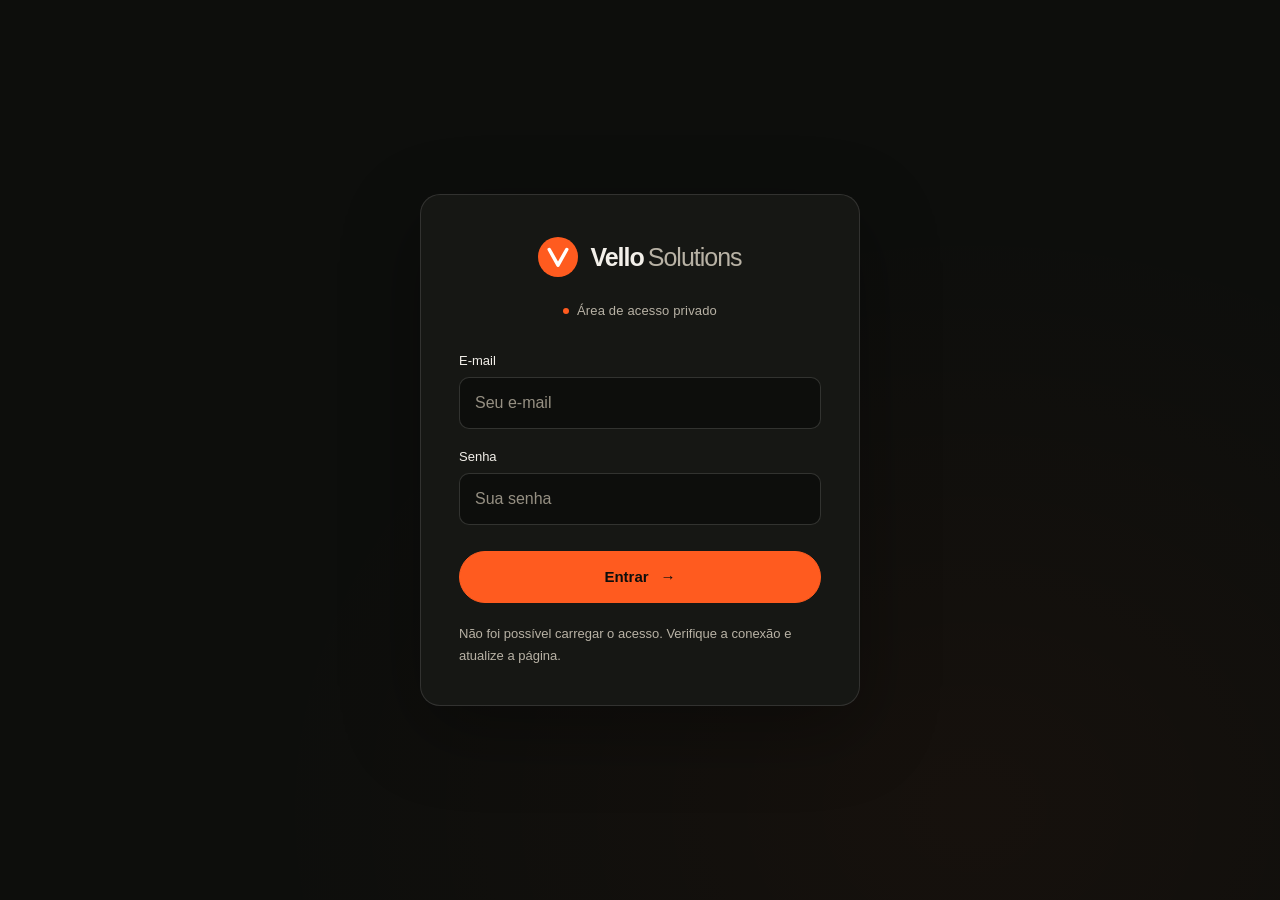
<file: interno/projetos.html>
<!doctype html>
<html lang="pt-BR">
<head>
  <meta charset="utf-8"><meta name="viewport" content="width=device-width,initial-scale=1">
  <meta name="robots" content="noindex,nofollow"><meta name="referrer" content="no-referrer">
  <meta http-equiv="Content-Security-Policy" content="default-src 'self'; script-src 'self' https://esm.sh; style-src 'self'; connect-src 'self' https://qjdvrqlcblkynheitkuk.supabase.co https://esm.sh; img-src 'self' data:; frame-src 'self' https://gustavoverli32.github.io; base-uri 'self'; form-action 'self'">
  <title>Projetos privados · VELLO</title><link rel="stylesheet" href="leads.css?v=vello-20261107c">
  <link rel="stylesheet" href="login.css?v=vello-20261107c"><link rel="stylesheet" href="projects.css?v=projects-20261107b">
</head>
<body data-access="loading">
 <a class="skip" href="#main">Pular para o conteúdo</a>
 <header class="app-header"><a class="app-brand" href="/" aria-label="Vello Solutions, voltar ao site"><svg viewBox="0 0 32 32" width="32" height="32" aria-hidden="true"><rect width="32" height="32" rx="16" fill="#ff5b1f"/><path d="M9 10l7 12.5L23 10" fill="none" stroke="#fff" stroke-width="2.8" stroke-linecap="round" stroke-linejoin="round"/></svg><span>Vello<small>Solutions</small></span></a><nav aria-label="Navegação principal"><a href="/">Voltar ao site</a><a class="active" aria-current="page" href="projetos.html">Projetos</a><a href="./">Leads <span class="private-label">Privado</span></a><a href="movimentacao.html">Movimentação do site</a></nav><button id="logout" class="button subtle" hidden>Sair</button></header>
 <main id="main">
  <div id="session-loading" class="session-loading" role="status" aria-live="polite"><span class="session-spinner" aria-hidden="true"></span><p>Carregando área interna…</p></div>
  <noscript><p>Ative o JavaScript para acessar a área interna.</p></noscript>
  <section id="auth" class="auth-shell" aria-labelledby="login-heading" hidden>
   <div class="auth-card">
    <a class="login-brand" href="/" aria-label="Vello Solutions, voltar ao site">
     <svg viewBox="0 0 32 32" width="40" height="40" aria-hidden="true"><rect width="32" height="32" rx="16" fill="#ff5b1f"/><path d="M9 10l7 12.5L23 10" fill="none" stroke="#fff" stroke-width="2.8" stroke-linecap="round" stroke-linejoin="round"/></svg>
     <span>Vello<small>Solutions</small></span>
    </a>
    <h1 id="login-heading"><span aria-hidden="true"></span>Área de acesso privado</h1>
    <form id="login-form">
     <div class="login-field"><label for="login-email">E-mail</label><input id="login-email" type="email" autocomplete="username" required placeholder="Seu e-mail" autocapitalize="none" spellcheck="false"></div>
     <div class="login-field"><label for="login-password">Senha</label><input id="login-password" type="password" autocomplete="current-password" required placeholder="Sua senha"></div>
     <button class="button primary full" type="submit">Entrar <span aria-hidden="true">→</span></button>
    </form>
    <p id="auth-feedback" class="feedback" role="status" aria-live="polite"></p>
   </div>
  </section>
  <section id="workspace" hidden>
   <div class="project-syncbar"><span id="project-sync-status" role="status">Carregando projetos…</span><div><button id="project-retry" class="button" hidden>Tentar salvar</button><button id="project-reload" class="button">↻ Atualizar</button><button id="project-transfer" class="button">Trazer da central antiga</button></div></div>
   <p id="project-feedback" class="feedback" role="status"></p>
   <section id="project-setup" class="project-setup" hidden><span class="eyebrow">PROJETOS / ÁREA PRIVADA</span><h1>Seu acompanhamento, no mesmo lugar.</h1><p>Traga os projetos da central Vello para manter o fluxo de atendimento, os detalhes e os anexos neste acesso privado.</p><p>A transferência usa os dados salvos neste navegador. A cópia da central antiga é preservada.</p><button id="setup-transfer" class="button primary">Transferir meus projetos →</button><button id="setup-catalog" class="button subtle">Começar com o catálogo inicial</button></section>
   <iframe id="project-frame" title="Fluxo de projetos Vello" hidden></iframe>
  </section>
 </main><dialog id="transfer-dialog" class="transfer-dialog" aria-label="Transferir projetos da central antiga"><button id="transfer-close" class="button">Fechar</button><h2>Trazer meus projetos</h2><p>1. Abra a central antiga no navegador em que você a usava e baixe a cópia dos projetos.</p><a class="button" href="https://gustavoverli32.github.io/Vello/transferir-projetos.html" target="_blank" rel="noopener noreferrer">Abrir central para exportar ↗</a><p>2. Importe o arquivo nesta área privada. Projetos já existentes serão preservados.</p><button id="project-import" class="button primary">Importar cópia</button><input id="project-import-file" type="file" accept=".json,application/json" hidden><p>A central antiga continua intacta. A cópia inclui os detalhes e os anexos disponíveis.</p></dialog>
 <script type="module" src="projects.js?v=projects-20261107c"></script>
</body>
</html>
</file>
<file: css/styles.css>
/* ==========================================================================
   Vello Solutions — Design System (v2, editorial)
   Linha editorial: papel quente, tinta quase preta, acento laranja,
   seções escuras atmosféricas com campo de partículas em canvas.
   Único arquivo de estilos. Tokens em :root; depois base, layout,
   componentes, seções e utilitários.
   ========================================================================== */

:root {
  /* ---- Cores ---------------------------------------------------------- */
  --paper: #f3f0ea;          /* fundo principal */
  --paper-2: #ebe6dc;        /* superfície alternada */
  --paper-3: #e1dbcf;
  --card: #faf8f4;
  --ink: #131311;            /* texto principal */
  --ink-2: #4a4740;
  --ink-3: #7b766b;
  --line: #d6cfc2;
  --line-strong: #b9b1a2;

  --night: #0d0e0c;          /* seções escuras */
  --night-2: #161714;
  --night-3: #1f211d;
  --on-night: #f3f0ea;
  --on-night-2: #b8b2a5;
  --on-night-3: #807a6e;
  --line-night: rgba(243, 240, 234, 0.12);
  --line-night-strong: rgba(243, 240, 234, 0.22);

  --accent: #ff5b1f;         /* laranja Vello */
  --accent-600: #e04a12;
  --accent-200: #ffb48f;
  --accent-050: #fde9df;
  --signal: #3aa676;         /* conciliado / sucesso */
  --warn: #e9a23b;           /* exceção */
  --danger: #c8412f;

  /* ---- Tipografia ----------------------------------------------------- */
  --font-display: "Inter Tight", "Inter", system-ui, sans-serif;
  --font-sans: "Inter", system-ui, -apple-system, "Segoe UI", Roboto, sans-serif;
  --font-mono: "JetBrains Mono", ui-monospace, SFMono-Regular, Menlo, monospace;

  --fw-regular: 400;
  --fw-medium: 500;
  --fw-semibold: 600;
  --fw-bold: 800;

  --fs-xs: 0.75rem;
  --fs-sm: 0.875rem;
  --fs-base: 1rem;
  --fs-md: 1.125rem;
  --fs-lg: 1.375rem;
  --fs-xl: clamp(2rem, 1.3rem + 2.4vw, 3.25rem);
  --fs-2xl: clamp(2.75rem, 1.4rem + 5vw, 6.25rem);
  --fs-statement: clamp(1.75rem, 1.1rem + 2.4vw, 3.25rem);

  --lh-tight: 1.0;
  --lh-snug: 1.15;
  --lh-body: 1.6;
  --tracking-display: -0.038em;
  --tracking-tight: -0.03em;
  --tracking-label: 0.1em;

  /* ---- Espaçamento (escala 4px) -------------------------------------- */
  --space-1: 0.25rem;
  --space-2: 0.5rem;
  --space-3: 0.75rem;
  --space-4: 1rem;
  --space-5: 1.5rem;
  --space-6: 2rem;
  --space-7: 3rem;
  --space-8: 4rem;
  --space-9: 6rem;
  --space-10: 8rem;
  --section-y: clamp(var(--space-8), 9vw, 9rem);
  --gutter: clamp(1.25rem, 4vw, 3rem);
  --container: 1320px;

  /* ---- Raios e sombras ------------------------------------------------ */
  --r-xs: 2px;
  --r-sm: 4px;
  --r-md: 6px;
  --r-lg: 10px;
  --r-pill: 999px;
  --shadow-md: 0 10px 30px -12px rgba(19, 19, 17, 0.18);
  --shadow-lg: 0 30px 80px -30px rgba(0, 0, 0, 0.6);

  /* ---- Movimento ------------------------------------------------------ */
  --ease-out: cubic-bezier(0.16, 1, 0.3, 1);
  --ease-in-out: cubic-bezier(0.65, 0, 0.35, 1);
  --dur-fast: 180ms;
  --dur-base: 360ms;
  --dur-slow: 800ms;
  --dur-reveal: 1100ms;
  --stagger: 90ms;

  --header-h: 76px;
  --utility-h: 40px;
}

/* ==========================================================================
   Base
   ========================================================================== */
*, *::before, *::after { box-sizing: border-box; }
html { -webkit-text-size-adjust: 100%; scroll-behavior: smooth; scroll-padding-top: calc(var(--header-h) + var(--space-4)); }
body {
  margin: 0; font-family: var(--font-sans); font-size: var(--fs-base); font-weight: var(--fw-regular); line-height: var(--lh-body);
  color: var(--ink); background: var(--paper); -webkit-font-smoothing: antialiased; text-rendering: optimizeLegibility; overflow-x: hidden;
}
img, svg, canvas { display: block; max-width: 100%; }
[hidden] { display: none !important; }
a { color: inherit; text-decoration: none; }
button { font: inherit; color: inherit; }
h1, h2, h3, h4 { margin: 0; font-family: var(--font-display); font-weight: var(--fw-medium); letter-spacing: var(--tracking-tight); line-height: var(--lh-snug); }
p { margin: 0; }
ul, ol { margin: 0; padding: 0; list-style: none; }
::selection { background: var(--accent); color: #fff; }
:focus-visible { outline: 2px solid var(--accent); outline-offset: 3px; border-radius: var(--r-xs); }

.skip-link { position: absolute; left: var(--space-4); top: -100px; z-index: 300; background: var(--accent); color: #fff; padding: var(--space-2) var(--space-4); border-radius: var(--r-sm); }
.skip-link:focus { top: var(--space-4); }

/* Textura de grão (aplicada em seções escuras) */
.grain::after {
  content: ""; position: absolute; inset: 0; pointer-events: none; z-index: 1; opacity: 0.13; mix-blend-mode: overlay;
  background-image: url("data:image/svg+xml,%3Csvg xmlns='http://www.w3.org/2000/svg' width='160' height='160'%3E%3Cfilter id='n'%3E%3CfeTurbulence type='fractalNoise' baseFrequency='.9' numOctaves='2' stitchTiles='stitch'/%3E%3C/filter%3E%3Crect width='100%25' height='100%25' filter='url(%23n)'/%3E%3C/svg%3E");
}

/* Transição entre páginas */
@view-transition { navigation: auto; }
::view-transition-old(root) { animation: vt-out 280ms var(--ease-in-out) both; }
::view-transition-new(root) { animation: vt-in 700ms var(--ease-out) both; }
@keyframes vt-out { to { opacity: 0; } }
@keyframes vt-in { from { opacity: 0; transform: translateY(14px); } }

/* ==========================================================================
   Layout
   ========================================================================== */
.container { width: 100%; max-width: var(--container); margin: 0 auto; padding: 0 var(--gutter); }
.container--narrow { max-width: 900px; }
.section { padding: var(--section-y) 0; position: relative; }
.section--alt { background: var(--paper-2); }
.section--dark { background: var(--night); color: var(--on-night); }
.section--tight { padding: var(--space-8) 0; }
.section-rule { border-top: 1px solid var(--line); }

.grid { display: grid; gap: var(--space-5); }
.grid-2 { grid-template-columns: repeat(2, minmax(0, 1fr)); }
.grid-3 { grid-template-columns: repeat(3, minmax(0, 1fr)); }
.grid-4 { grid-template-columns: repeat(4, minmax(0, 1fr)); }
.grid--ruled { gap: 0; border-top: 1px solid var(--line); }
.grid--ruled > * { border-bottom: 1px solid var(--line); }
.grid--ruled > * + * { border-left: 1px solid var(--line); }
.section--dark .grid--ruled, .section--dark .grid--ruled > * { border-color: var(--line-night); }

.split { display: grid; grid-template-columns: minmax(0, 5fr) minmax(0, 7fr); gap: var(--space-8); align-items: start; }
.split--even { grid-template-columns: repeat(2, minmax(0, 1fr)); align-items: center; }

@media (max-width: 1024px) {
  .grid-4 { grid-template-columns: repeat(2, minmax(0, 1fr)); }
  .grid-3 { grid-template-columns: repeat(2, minmax(0, 1fr)); }
  .grid--ruled.grid-4 > :nth-child(3), .grid--ruled.grid-3 > :nth-child(3) { border-left: 0; }
  .split, .split--even { grid-template-columns: 1fr; gap: var(--space-6); }
}
@media (max-width: 640px) {
  .grid-2, .grid-3, .grid-4 { grid-template-columns: 1fr; }
  .grid--ruled > * + * { border-left: 0; }
}

/* ==========================================================================
   Tipografia
   ========================================================================== */
.eyebrow {
  display: inline-flex; align-items: center; gap: var(--space-2); margin-bottom: var(--space-5);
  font-family: var(--font-mono); font-size: var(--fs-xs); font-weight: var(--fw-medium); letter-spacing: var(--tracking-label); text-transform: uppercase; color: var(--ink-2);
}
.eyebrow::before { content: ""; width: 8px; height: 8px; background: var(--accent); border-radius: 50%; }
.section--dark .eyebrow, .hero .eyebrow, .page-hero .eyebrow, .cta-band .eyebrow { color: var(--on-night-2); }

.display { font-size: var(--fs-2xl); font-weight: var(--fw-medium); line-height: var(--lh-tight); letter-spacing: var(--tracking-display); }
.h2 { font-size: var(--fs-xl); line-height: 1.05; letter-spacing: -0.04em; }
.h3 { font-size: var(--fs-lg); }
.lead { font-size: var(--fs-md); color: var(--ink-2); max-width: 58ch; }
.section--dark .lead, .hero .lead, .page-hero .lead, .cta-band .lead { color: var(--on-night-2); }
.muted { color: var(--ink-3); }
.mono { font-family: var(--font-mono); }
.accent-text { color: var(--accent); }
.serif-i { font-family: "Instrument Serif", Georgia, serif; font-style: italic; font-weight: 400; letter-spacing: -0.02em; }

.section-head { max-width: 820px; margin-bottom: var(--space-8); }
.section-head .lead { margin-top: var(--space-5); }
.section-head--row { max-width: none; display: flex; justify-content: space-between; align-items: end; gap: var(--space-6); flex-wrap: wrap; }
.section-head--row > div { max-width: 760px; }

/* ==========================================================================
   Botões e links
   ========================================================================== */
.btn {
  --btn-bg: var(--ink); --btn-fg: var(--paper); --btn-bd: var(--ink);
  position: relative; display: inline-flex; align-items: center; justify-content: center; gap: var(--space-3);
  min-height: 50px; padding: 0 var(--space-5); font-size: var(--fs-sm); font-weight: var(--fw-semibold); letter-spacing: 0.01em;
  color: var(--btn-fg); background: var(--btn-bg); border: 1px solid var(--btn-bd); border-radius: var(--r-pill);
  cursor: pointer; overflow: hidden; isolation: isolate;
  transition: color var(--dur-base) var(--ease-out), border-color var(--dur-base) var(--ease-out), transform var(--dur-fast) var(--ease-out);
}
/* preenchimento que sobe no hover */
.btn::before { content: ""; position: absolute; inset: 0; z-index: -1; background: var(--btn-fill, var(--accent)); transform: translateY(101%); border-radius: inherit; transition: transform var(--dur-base) var(--ease-out); }
.btn:hover::before { transform: none; }
.btn:hover { --btn-bd: var(--btn-fill, var(--accent)); color: var(--btn-fg-hover, #fff); }
.btn .btn-arrow { transition: transform var(--dur-base) var(--ease-out); }
.btn:hover .btn-arrow { transform: translateX(4px); }
.btn:active { transform: translateY(1px); }
.btn-primary { --btn-bg: var(--accent); --btn-bd: var(--accent); --btn-fg: #fff; --btn-fill: var(--ink); }
.section--dark .btn-primary, .hero .btn-primary, .page-hero .btn-primary, .cta-band .btn-primary { --btn-fill: var(--paper); --btn-fg-hover: var(--ink); }
.btn-secondary { --btn-bg: transparent; --btn-fg: var(--ink); --btn-bd: var(--line-strong); --btn-fill: var(--ink); --btn-fg-hover: var(--paper); }
.btn-ghost-dark { --btn-bg: transparent; --btn-fg: var(--on-night); --btn-bd: var(--line-night-strong); --btn-fill: var(--paper); --btn-fg-hover: var(--ink); }
.btn-block { width: 100%; }

.link-arrow {
  display: inline-flex; align-items: center; gap: var(--space-2); font-size: var(--fs-sm); font-weight: var(--fw-semibold); color: var(--ink);
  background-image: linear-gradient(currentColor, currentColor); background-size: 0% 1px; background-position: 0 100%; background-repeat: no-repeat; padding-bottom: 2px;
  transition: background-size var(--dur-base) var(--ease-out), color var(--dur-fast);
}
.link-arrow:hover { background-size: 100% 1px; color: var(--accent-600); }
.link-arrow svg { transition: transform var(--dur-base) var(--ease-out); }
.link-arrow:hover svg { transform: translateX(4px); }
.section--dark .link-arrow { color: var(--on-night); }
.section--dark .link-arrow:hover { color: var(--accent-200); }

/* ==========================================================================
   Barra de aviso + header
   ========================================================================== */
.utility-bar { position: relative; z-index: 101; height: var(--utility-h); background: var(--accent); color: #fff; font-size: var(--fs-sm); }
.utility-bar .container { height: 100%; display: flex; align-items: center; justify-content: center; gap: var(--space-3); }
.utility-bar .mono { font-size: 11px; letter-spacing: var(--tracking-label); text-transform: uppercase; opacity: 0.85; }
.utility-bar a { font-weight: var(--fw-semibold); display: inline-flex; align-items: center; gap: var(--space-2); }
.utility-bar a:hover { text-decoration: underline; text-underline-offset: 3px; }
@media (max-width: 640px) { .utility-bar .mono { display: none; } .utility-bar { font-size: var(--fs-xs); } }

.site-header {
  position: absolute; top: var(--utility-h); left: 0; right: 0; z-index: 100; height: var(--header-h); color: var(--on-night);
  transition: background-color var(--dur-base) var(--ease-out), color var(--dur-base) var(--ease-out), transform var(--dur-base) var(--ease-out), border-color var(--dur-base);
  border-bottom: 1px solid var(--line-night);
}
.site-header.is-fixed { position: fixed; top: 0; }
.site-header.is-scrolled { background: rgba(243, 240, 234, 0.92); color: var(--ink); border-bottom-color: var(--line); -webkit-backdrop-filter: blur(14px) saturate(140%); backdrop-filter: blur(14px) saturate(140%); }
.site-header.is-hidden { transform: translateY(-100%); }
.nav { height: 100%; display: flex; align-items: center; justify-content: space-between; gap: var(--space-6); }
.brand { display: inline-flex; align-items: center; gap: var(--space-3); font-family: var(--font-display); font-weight: var(--fw-semibold); font-size: 1.2rem; letter-spacing: -0.03em; }
.brand-mark { width: 30px; height: 30px; flex: none; }
.brand-name small { font-family: var(--font-sans); font-weight: var(--fw-regular); font-size: 1.2rem; opacity: 0.6; margin-left: 4px; letter-spacing: -0.02em; }
.nav-links { display: flex; align-items: center; gap: var(--space-2); }
.nav-links a { position: relative; padding: var(--space-2) var(--space-3); font-size: var(--fs-sm); font-weight: var(--fw-medium); opacity: 0.8; transition: opacity var(--dur-fast); }
.nav-links a:hover, .nav-links a[aria-current="page"] { opacity: 1; }
.nav-links a[aria-current="page"]::before { content: ""; position: absolute; left: 0; top: 50%; width: 5px; height: 5px; margin-top: -2.5px; border-radius: 50%; background: var(--accent); }
.nav-actions { display: flex; align-items: center; gap: var(--space-3); }
.nav-cta { min-height: 42px; }
.site-header:not(.is-scrolled) .nav-cta { --btn-fill: var(--paper); --btn-fg-hover: var(--ink); }
.nav-toggle { display: none; background: none; border: 1px solid currentColor; border-radius: var(--r-pill); width: 46px; height: 42px; align-items: center; justify-content: center; cursor: pointer; opacity: 0.85; }
.nav-toggle span, .nav-toggle span::before, .nav-toggle span::after { display: block; width: 16px; height: 1.5px; background: currentColor; position: relative; transition: transform var(--dur-base) var(--ease-out), background-color var(--dur-fast); }
.nav-toggle span::before, .nav-toggle span::after { content: ""; position: absolute; left: 0; }
.nav-toggle span::before { top: -5px; }
.nav-toggle span::after { top: 5px; }
.nav-open .nav-toggle span { background: transparent; }
.nav-open .nav-toggle span::before { transform: translateY(5px) rotate(45deg); }
.nav-open .nav-toggle span::after { transform: translateY(-5px) rotate(-45deg); }

@media (max-width: 960px) {
  .nav-toggle { display: inline-flex; }
  .nav-cta { display: none; }
  .nav-links {
    position: fixed; inset: var(--header-h) 0 auto 0; flex-direction: column; align-items: stretch; gap: 0;
    padding: var(--space-4) var(--gutter) var(--space-6); background: var(--paper); color: var(--ink); border-bottom: 1px solid var(--line); box-shadow: var(--shadow-md);
    opacity: 0; visibility: hidden; transform: translateY(-8px);
    transition: opacity var(--dur-base) var(--ease-out), transform var(--dur-base) var(--ease-out), visibility 0s linear var(--dur-base);
  }
  .site-header:not(.is-fixed) .nav-links { top: calc(var(--header-h) + var(--utility-h)); }
  .nav-links a { padding: var(--space-4) 0; font-family: var(--font-display); font-size: 1.5rem; letter-spacing: -0.02em; border-bottom: 1px solid var(--line); opacity: 1; }
  .nav-links a[aria-current="page"]::before { display: none; }
  .nav-links a[aria-current="page"] { color: var(--accent-600); }
  .nav-links .nav-links-cta { display: flex; margin-top: var(--space-5); border: 1px solid var(--accent); color: #fff; font-family: var(--font-sans); font-size: var(--fs-sm); }
  .nav-open .nav-links { opacity: 1; visibility: visible; transform: none; transition-delay: 0s; }
  .nav-open .site-header { background: var(--paper); color: var(--ink); border-bottom-color: var(--line); }
}
@media (min-width: 961px) { .nav-links .nav-links-cta { display: none; } }

/* ==========================================================================
   Campo atmosférico (canvas) — hero, page-hero e CTA
   ========================================================================== */
.atmos { position: absolute; inset: 0; z-index: 0; width: 100%; height: 100%; }
.atmos-glow {
  position: absolute; inset: 0; z-index: 0; pointer-events: none;
  background:
    radial-gradient(60% 55% at 78% 92%, rgba(255, 91, 31, 0.55), transparent 70%),
    radial-gradient(40% 40% at 55% 100%, rgba(255, 166, 77, 0.35), transparent 70%),
    radial-gradient(70% 60% at 10% 0%, rgba(58, 52, 44, 0.6), transparent 70%);
  animation: glow-drift 14s var(--ease-in-out) infinite alternate;
}
.atmos-glow--forest {
  background:
    radial-gradient(55% 60% at 85% 100%, rgba(58, 166, 118, 0.38), transparent 70%),
    radial-gradient(45% 50% at 15% 100%, rgba(255, 91, 31, 0.22), transparent 70%);
}
@keyframes glow-drift { from { transform: translate3d(0, 0, 0) scale(1); } to { transform: translate3d(-3%, -2%, 0) scale(1.08); } }

/* ==========================================================================
   Hero (home)
   ========================================================================== */
.hero {
  position: relative; overflow: hidden; isolation: isolate; background: var(--night); color: var(--on-night);
  min-height: calc(100svh - var(--utility-h)); display: flex; flex-direction: column; justify-content: flex-end;
  padding: calc(var(--header-h) + var(--space-9)) 0 var(--space-8);
}
.hero > .container { position: relative; z-index: 2; }
.hero h1 { max-width: none; font-size: clamp(2.6rem, 1.2rem + 4.4vw, 5.5rem); }
.hero h1 .line { display: block; overflow: hidden; padding-bottom: 0.08em; margin-bottom: -0.08em; }
.hero h1 .line > span { display: inline-block; }
.hero-bottom { display: grid; grid-template-columns: minmax(0, 1fr) minmax(0, 1fr); gap: var(--space-8); align-items: end; margin-top: var(--space-8); padding-top: var(--space-6); border-top: 1px solid var(--line-night-strong); }
.hero-ctas { display: flex; flex-wrap: wrap; gap: var(--space-3); justify-content: flex-end; }
.hero-scroll { position: absolute; z-index: 2; right: var(--gutter); top: calc(var(--header-h) + var(--utility-h) + var(--space-7)); writing-mode: vertical-rl; font-family: var(--font-mono); font-size: 11px; letter-spacing: 0.2em; text-transform: uppercase; color: var(--on-night-3); display: flex; align-items: center; gap: var(--space-3); }
.hero-scroll::after { content: ""; width: 1px; height: 64px; background: linear-gradient(var(--on-night-3), transparent); animation: scroll-cue 2.4s var(--ease-in-out) infinite; transform-origin: top; }
@keyframes scroll-cue { 0% { transform: scaleY(0); } 50% { transform: scaleY(1); transform-origin: top; } 51% { transform-origin: bottom; } 100% { transform: scaleY(0); transform-origin: bottom; } }
@media (max-width: 900px) {
  .hero-bottom { grid-template-columns: 1fr; gap: var(--space-6); }
  .hero-ctas { justify-content: flex-start; }
  .hero-scroll { display: none; }
}

/* ==========================================================================
   Perspectiva (editorial)
   ========================================================================== */
.perspective { display: grid; grid-template-columns: minmax(0, 7fr) minmax(0, 5fr); gap: var(--space-8); align-items: end; }
.perspective h2 { font-size: var(--fs-xl); line-height: 1.04; letter-spacing: -0.045em; }
.perspective-body { display: grid; gap: var(--space-5); color: var(--ink-2); font-size: var(--fs-md); }
@media (max-width: 1024px) { .perspective { grid-template-columns: 1fr; gap: var(--space-6); } }

/* ==========================================================================
   Verificação: console de conciliação + trilha de auditoria
   ========================================================================== */
.proof { display: grid; grid-template-columns: minmax(0, 7fr) minmax(0, 5fr); gap: var(--space-5); align-items: stretch; }
@media (max-width: 1024px) { .proof { grid-template-columns: 1fr; } }

.console {
  position: relative; background: var(--night-2); border: 1px solid var(--line-night-strong); border-radius: var(--r-lg);
  font-size: var(--fs-sm); overflow: hidden; color: var(--on-night);
}
.console-bar, .audit-bar { display: flex; align-items: center; justify-content: space-between; gap: var(--space-3); padding: var(--space-3) var(--space-4); border-bottom: 1px solid var(--line-night); font-family: var(--font-mono); font-size: 11px; letter-spacing: 0.06em; text-transform: uppercase; color: var(--on-night-3); }
.console-title { display: flex; align-items: center; gap: var(--space-2); }
.console-dot { width: 7px; height: 7px; border-radius: 50%; background: var(--accent); animation: pulse 2s var(--ease-out) infinite; }
@keyframes pulse { 0% { box-shadow: 0 0 0 0 rgba(255, 91, 31, 0.55); } 70% { box-shadow: 0 0 0 8px rgba(255, 91, 31, 0); } 100% { box-shadow: 0 0 0 0 rgba(255, 91, 31, 0); } }
.console-chip { border: 1px solid var(--line-night); border-radius: var(--r-pill); padding: 2px 10px; }
.console-head, .console-row { display: grid; grid-template-columns: 0.8fr 2fr 1.1fr 1.25fr; gap: var(--space-3); align-items: center; padding: 0 var(--space-4); }
.console-head { height: 36px; font-family: var(--font-mono); font-size: 10.5px; letter-spacing: 0.08em; text-transform: uppercase; color: var(--on-night-3); border-bottom: 1px solid var(--line-night); }
.console-head span:nth-child(3) { text-align: right; }
.console-row { height: 48px; border-bottom: 1px solid var(--line-night); position: relative; }
.console-row .num { font-family: var(--font-mono); font-variant-numeric: tabular-nums; text-align: right; }
.console-row .desc { color: var(--on-night-2); white-space: nowrap; overflow: hidden; text-overflow: ellipsis; }
.console-row::before { content: ""; position: absolute; inset: 0; background: linear-gradient(90deg, transparent, rgba(255, 91, 31, 0.14), transparent); transform: translateX(-100%); opacity: 0; }
.console-row.is-scanning::before { animation: scan 900ms var(--ease-in-out); }
@keyframes scan { 0% { transform: translateX(-100%); opacity: 1; } 100% { transform: translateX(100%); opacity: 1; } }
.status { display: inline-flex; align-items: center; gap: 6px; justify-self: start; font-size: 11.5px; font-weight: var(--fw-medium); padding: 3px 10px; border-radius: var(--r-pill); border: 1px solid transparent; transition: all var(--dur-base) var(--ease-out); white-space: nowrap; }
.status::before { content: ""; width: 6px; height: 6px; border-radius: 50%; background: currentColor; }
.status--pending { color: var(--on-night-3); border-color: var(--line-night); }
.status--ok { color: #6fd3a5; background: rgba(58, 166, 118, 0.14); border-color: rgba(58, 166, 118, 0.35); }
.status--warn { color: #f4c06f; background: rgba(233, 162, 59, 0.14); border-color: rgba(233, 162, 59, 0.38); }
.console-foot { display: grid; grid-template-columns: repeat(3, 1fr); margin: 0; }
.console-stat { padding: var(--space-4); border-right: 1px solid var(--line-night); }
.console-stat:last-child { border-right: 0; }
.console-stat dt { font-family: var(--font-mono); font-size: 10.5px; letter-spacing: 0.08em; text-transform: uppercase; color: var(--on-night-3); }
.console-stat dd { margin: var(--space-1) 0 0; font-family: var(--font-display); font-size: 1.75rem; font-weight: var(--fw-medium); font-variant-numeric: tabular-nums; letter-spacing: -0.03em; }
.console-progress { height: 2px; background: var(--line-night); }
.console-progress > i { display: block; height: 100%; width: 0; background: var(--accent); transition: width var(--dur-slow) var(--ease-out); }
@media (max-width: 560px) {
  .console-head, .console-row { grid-template-columns: 0.8fr 1.2fr 1.3fr; }
  .console-head span:nth-child(2), .console-row .desc { display: none; }
}

.audit { background: var(--night-2); color: var(--on-night); border: 1px solid var(--line-night-strong); border-radius: var(--r-lg); overflow: hidden; font-family: var(--font-mono); font-size: 12.5px; line-height: 1.7; display: flex; flex-direction: column; }
.audit-body { padding: var(--space-4); flex: 1; min-height: 300px; }
.audit-line { display: grid; grid-template-columns: 64px 70px 1fr; gap: var(--space-3); opacity: 0; transform: translateY(6px); transition: opacity var(--dur-base) var(--ease-out), transform var(--dur-base) var(--ease-out); }
.audit-line.is-in { opacity: 1; transform: none; }
.audit-line time { color: var(--on-night-3); }
.audit-line .tag { font-weight: var(--fw-medium); }
.tag--ok { color: #6fd3a5; } .tag--info { color: var(--accent-200); } .tag--warn { color: #f4c06f; } .tag--human { color: #e8ddc9; }
.audit-line span:last-child { color: var(--on-night-2); }
.audit-cursor { display: inline-block; width: 7px; height: 14px; background: var(--accent); vertical-align: -2px; animation: blink 1s steps(1) infinite; }
@keyframes blink { 50% { opacity: 0; } }
@media (max-width: 520px) { .audit-line { grid-template-columns: 64px 1fr; } .audit-line time { display: none; } }

.proof-notes { display: grid; grid-template-columns: repeat(4, minmax(0, 1fr)); gap: var(--space-6); margin-top: var(--space-8); padding-top: var(--space-6); border-top: 1px solid var(--line-night); }
.proof-notes h3 { font-size: var(--fs-md); margin-bottom: var(--space-2); }
.proof-notes p { color: var(--on-night-2); font-size: 0.95rem; }
@media (max-width: 900px) { .proof-notes { grid-template-columns: 1fr 1fr; } }
@media (max-width: 560px) { .proof-notes { grid-template-columns: 1fr; } }

/* ==========================================================================
   Lista editorial de soluções
   ========================================================================== */
.sol-list { border-top: 1px solid var(--ink); }
.sol-row {
  position: relative; display: grid; grid-template-columns: 80px minmax(0, 5fr) minmax(0, 6fr) 48px; gap: var(--space-5); align-items: center;
  padding: var(--space-6) 0; border-bottom: 1px solid var(--line); isolation: isolate;
}
.sol-row::before { content: ""; position: absolute; inset: 0 calc(var(--gutter) * -1); z-index: -1; background: var(--paper-2); transform: scaleY(0); transform-origin: bottom; transition: transform var(--dur-base) var(--ease-out); }
.sol-row:hover::before { transform: none; }
.sol-num { font-family: var(--font-mono); font-size: var(--fs-sm); color: var(--ink-3); }
.sol-row h3 { font-size: clamp(1.4rem, 1rem + 1.4vw, 2.25rem); letter-spacing: -0.035em; transition: transform var(--dur-base) var(--ease-out), color var(--dur-base); }
.sol-row:hover h3 { transform: translateX(8px); color: var(--accent-600); }
.sol-row p { color: var(--ink-2); }
.sol-go { width: 48px; height: 48px; border-radius: 50%; border: 1px solid var(--line-strong); display: grid; place-items: center; transition: background-color var(--dur-base) var(--ease-out), border-color var(--dur-base), color var(--dur-base), transform var(--dur-base) var(--ease-out); }
.sol-row:hover .sol-go { background: var(--accent); border-color: var(--accent); color: #fff; transform: rotate(-45deg); }
.sol-row a::after { content: ""; position: absolute; inset: 0; }
@media (max-width: 760px) {
  .sol-row { grid-template-columns: 40px 1fr 40px; gap: var(--space-3) var(--space-4); }
  .sol-row p { grid-column: 2 / 3; grid-row: 2; }
  .sol-go { width: 40px; height: 40px; grid-row: 1; grid-column: 3; }
}

/* ==========================================================================
   Frase de destaque
   ========================================================================== */
.quote-band { background: var(--accent); color: #fff; padding: var(--section-y) 0; position: relative; overflow: hidden; }
.quote-band blockquote { margin: 0; font-family: var(--font-display); font-size: var(--fs-statement); line-height: 1.12; letter-spacing: -0.035em; font-weight: var(--fw-medium); max-width: 24ch; }
.quote-band figure { margin: 0; }
.quote-band blockquote .dim { color: var(--night); }
.quote-band figcaption { margin-top: var(--space-6); font-family: var(--font-mono); font-size: var(--fs-xs); letter-spacing: var(--tracking-label); text-transform: uppercase; color: rgba(255, 255, 255, 0.8); }
.quote-mark { position: absolute; right: var(--gutter); top: 50%; transform: translateY(-50%); font-family: var(--font-display); font-size: clamp(12rem, 30vw, 28rem); line-height: 0.7; color: rgba(255, 255, 255, 0.12); pointer-events: none; }

/* ==========================================================================
   Cartões
   ========================================================================== */
.card {
  position: relative; background: var(--card); border: 1px solid var(--line); border-radius: var(--r-lg); padding: var(--space-6);
  display: flex; flex-direction: column; gap: var(--space-3);
  transition: border-color var(--dur-base) var(--ease-out), box-shadow var(--dur-base) var(--ease-out), transform var(--dur-base) var(--ease-out);
}
.card:hover { border-color: var(--line-strong); box-shadow: var(--shadow-md); transform: translateY(-3px); }
.card-icon { width: 44px; height: 44px; display: grid; place-items: center; border-radius: 50%; background: var(--accent-050); color: var(--accent-600); margin-bottom: var(--space-2); }
.card-icon svg { width: 22px; height: 22px; }
.card-kicker { font-family: var(--font-mono); font-size: var(--fs-xs); letter-spacing: var(--tracking-label); text-transform: uppercase; color: var(--ink-3); }
.card-title { font-family: var(--font-display); font-size: 1.4rem; font-weight: var(--fw-medium); letter-spacing: -0.03em; line-height: 1.15; }
.card-body { color: var(--ink-2); font-size: 0.95rem; }
.card-list { display: grid; gap: var(--space-2); margin-top: var(--space-2); font-size: var(--fs-sm); color: var(--ink-2); }
.card-list li { display: grid; grid-template-columns: 16px 1fr; gap: var(--space-2); align-items: start; }
.card-list li::before { content: ""; width: 6px; height: 6px; margin-top: 8px; background: var(--accent); border-radius: 50%; }

.cell { padding: var(--space-7) var(--space-6) var(--space-7) 0; display: flex; flex-direction: column; gap: var(--space-3); position: relative; }
.grid--ruled > .cell + .cell { padding-left: var(--space-6); }
.cell-index { font-family: var(--font-mono); font-size: var(--fs-xs); color: var(--ink-3); letter-spacing: var(--tracking-label); text-transform: uppercase; }
.section--dark .cell-index { color: var(--on-night-3); }
.cell h3 { font-size: 1.5rem; letter-spacing: -0.03em; }
.cell p { color: var(--ink-2); font-size: 0.95rem; }
.section--dark .cell p { color: var(--on-night-2); }
.cell .card-icon { margin-bottom: var(--space-3); }
@media (max-width: 1024px) {
  .grid--ruled > .cell { padding-left: 0 !important; }
  .grid--ruled.grid-3 > .cell:nth-child(even), .grid--ruled.grid-4 > .cell:nth-child(even) { padding-left: var(--space-6) !important; }
}
@media (max-width: 640px) { .grid--ruled > .cell { padding: var(--space-6) 0 !important; } }

/* ==========================================================================
   Método
   ========================================================================== */
.steps { list-style: none; margin: 0; padding: 0; position: relative; display: grid; grid-template-columns: repeat(4, minmax(0, 1fr)); gap: 0; border-top: 1px solid var(--line-strong); }
.section--dark .steps { border-color: var(--line-night-strong); }
.steps-track { position: absolute; left: 0; right: 0; top: -1px; height: 2px; }
.steps-track > i { display: block; height: 100%; width: 0; background: var(--accent); transition: width 1.8s var(--ease-out); }
.steps.is-visible .steps-track > i { width: 100%; }
.step { position: relative; padding: var(--space-6) var(--space-5) 0 0; }
.step + .step { padding-left: var(--space-5); border-left: 1px solid var(--line); }
.section--dark .step + .step { border-color: var(--line-night); }
.step-node { display: block; font-family: var(--font-display); font-size: clamp(3rem, 2rem + 3vw, 5rem); line-height: 1; letter-spacing: -0.05em; color: var(--ink-3); margin-bottom: var(--space-6); transition: color var(--dur-slow) var(--ease-out); }
.section--dark .step-node { color: var(--on-night-3); }
.steps.is-visible .step-node { color: var(--accent); }
.step:nth-child(3) .step-node { transition-delay: 0.45s; }
.step:nth-child(4) .step-node { transition-delay: 0.9s; }
.step:nth-child(5) .step-node { transition-delay: 1.35s; }
.step h3 { font-size: 1.4rem; margin-bottom: var(--space-3); }
.step p { color: var(--ink-2); font-size: 0.95rem; }
.section--dark .step p { color: var(--on-night-2); }
.step .step-time { display: inline-block; margin-top: var(--space-4); font-family: var(--font-mono); font-size: var(--fs-xs); color: var(--ink-3); letter-spacing: 0.02em; }
.section--dark .step .step-time { color: var(--on-night-3); }
@media (max-width: 900px) {
  .steps { grid-template-columns: 1fr 1fr; row-gap: var(--space-7); }
  .step:nth-child(4) { border-left: 0; padding-left: 0; }
}
@media (max-width: 560px) {
  .steps { grid-template-columns: 1fr; }
  .step + .step { border-left: 0; padding-left: 0; }
  .step { padding-right: 0; }
}

/* ==========================================================================
   Recursos / princípios
   ========================================================================== */
.feature-list { display: grid; gap: var(--space-6); }
.feature { display: grid; grid-template-columns: 44px 1fr; gap: var(--space-4); padding-bottom: var(--space-6); border-bottom: 1px solid var(--line); }
.feature:last-child { border-bottom: 0; padding-bottom: 0; }
.feature-icon { width: 44px; height: 44px; border-radius: 50%; display: grid; place-items: center; background: var(--accent-050); color: var(--accent-600); }
.feature-icon svg { width: 20px; height: 20px; }
.feature h3 { font-size: 1.2rem; margin-bottom: var(--space-1); }
.feature p { color: var(--ink-2); font-size: 0.95rem; }

/* ==========================================================================
   Indicadores
   ========================================================================== */
.kpi { padding: var(--space-7) var(--space-5) var(--space-7) 0; display: flex; flex-direction: column; gap: var(--space-3); }
.grid--ruled > .kpi + .kpi { padding-left: var(--space-5); }
.kpi-label { font-family: var(--font-mono); font-size: var(--fs-xs); letter-spacing: var(--tracking-label); text-transform: uppercase; color: var(--ink-3); }
.kpi-title { font-size: clamp(1.5rem, 1.1rem + 1vw, 2rem); letter-spacing: -0.035em; }
.kpi p { color: var(--ink-2); font-size: 0.95rem; }
.kpi-bar { margin-top: auto; padding-top: var(--space-4); }
.kpi-bar::before { content: ""; display: block; height: 2px; background: var(--line); }
.kpi-bar > i { display: block; height: 2px; margin-top: -2px; width: 0; background: var(--accent); transition: width 1.6s var(--ease-out); }
.is-visible .kpi-bar > i { width: var(--to, 70%); }
@media (max-width: 1024px) { .grid--ruled > .kpi { padding-left: 0 !important; } .grid--ruled > .kpi:nth-child(even) { padding-left: var(--space-5) !important; } }
@media (max-width: 640px) { .grid--ruled > .kpi { padding: var(--space-6) 0 !important; } }

/* ==========================================================================
   FAQ
   ========================================================================== */
.faq { border-top: 1px solid var(--ink); }
.faq-item { border-bottom: 1px solid var(--line); }
.faq-q { width: 100%; display: flex; align-items: center; justify-content: space-between; gap: var(--space-5); padding: var(--space-5) 0; background: none; border: 0; text-align: left; cursor: pointer; font-family: var(--font-display); font-size: 1.3rem; font-weight: var(--fw-medium); letter-spacing: -0.025em; color: var(--ink); transition: color var(--dur-fast); }
.faq-q:hover { color: var(--accent-600); }
.faq-icon { position: relative; width: 32px; height: 32px; flex: none; border: 1px solid var(--line-strong); border-radius: 50%; transition: background-color var(--dur-base), border-color var(--dur-base), transform var(--dur-base) var(--ease-out); }
.faq-icon::before, .faq-icon::after { content: ""; position: absolute; left: 50%; top: 50%; width: 12px; height: 1.5px; margin: -0.75px 0 0 -6px; background: currentColor; transition: transform var(--dur-base) var(--ease-out); }
.faq-icon::after { transform: rotate(90deg); }
.faq-item.is-open .faq-icon { background: var(--ink); border-color: var(--ink); color: var(--paper); transform: rotate(180deg); }
.faq-item.is-open .faq-icon::after { transform: rotate(0deg); }
.faq-a { display: grid; grid-template-rows: 0fr; transition: grid-template-rows var(--dur-base) var(--ease-out); }
.faq-a > div { overflow: hidden; }
.faq-a p { padding-bottom: var(--space-5); color: var(--ink-2); max-width: 70ch; }
.faq-item.is-open .faq-a { grid-template-rows: 1fr; }

/* ==========================================================================
   CTA final
   ========================================================================== */
.cta-band { position: relative; overflow: hidden; isolation: isolate; background: var(--night); color: var(--on-night); padding: clamp(var(--space-9), 14vw, 12rem) 0; }
.cta-band > .container { position: relative; z-index: 2; }
.cta-inner { display: grid; grid-template-columns: minmax(0, 7fr) minmax(0, 5fr); gap: var(--space-7); align-items: end; }
.cta-inner h2 { font-size: var(--fs-2xl); line-height: 0.98; letter-spacing: var(--tracking-display); }
.cta-inner .lead { margin-bottom: var(--space-6); }
.cta-actions { display: flex; gap: var(--space-3); flex-wrap: wrap; }
@media (max-width: 900px) { .cta-inner { grid-template-columns: 1fr; } }

/* ==========================================================================
   Hero de páginas internas
   ========================================================================== */
.page-hero { position: relative; overflow: hidden; isolation: isolate; background: var(--night); color: var(--on-night); padding: calc(var(--header-h) + var(--space-10)) 0 var(--space-8); }
.page-hero > .container { position: relative; z-index: 2; }
.page-hero h1 { max-width: 16ch; }
.page-hero .lead { margin-top: var(--space-6); }
.breadcrumb { display: flex; gap: var(--space-2); font-family: var(--font-mono); font-size: var(--fs-xs); color: var(--on-night-3); margin-bottom: var(--space-6); letter-spacing: 0.06em; text-transform: uppercase; }
.breadcrumb a:hover { color: var(--on-night); }
.anchor-nav { display: flex; flex-wrap: wrap; gap: var(--space-2); margin-top: var(--space-7); padding-top: var(--space-6); border-top: 1px solid var(--line-night); }
.anchor-nav a { font-size: var(--fs-sm); color: var(--on-night-2); border: 1px solid var(--line-night-strong); padding: var(--space-2) var(--space-4); border-radius: var(--r-pill); transition: color var(--dur-fast), border-color var(--dur-fast), background-color var(--dur-fast); }
.anchor-nav a:hover { color: var(--ink); border-color: var(--paper); background: var(--paper); }

/* ---- Bloco de solução detalhada ---- */
.solution { display: grid; grid-template-columns: minmax(0, 5fr) minmax(0, 7fr); gap: var(--space-8); padding: var(--space-8) 0; border-top: 1px solid var(--line); }
.solution:first-child { border-top: 1px solid var(--ink); }
.solution h2 { font-size: clamp(1.75rem, 1.2rem + 1.8vw, 2.75rem); line-height: 1.05; letter-spacing: -0.04em; margin-bottom: var(--space-4); }
.solution-tag { font-family: var(--font-mono); font-size: var(--fs-xs); letter-spacing: var(--tracking-label); text-transform: uppercase; color: var(--accent-600); margin-bottom: var(--space-4); display: block; }
.solution-body { display: grid; gap: var(--space-6); font-size: var(--fs-md); color: var(--ink-2); }
.solution-cols { display: grid; grid-template-columns: repeat(2, minmax(0, 1fr)); gap: var(--space-6); font-size: var(--fs-base); }
.solution-cols h3 { font-family: var(--font-mono); font-size: var(--fs-xs); font-weight: var(--fw-medium); letter-spacing: var(--tracking-label); text-transform: uppercase; margin-bottom: var(--space-3); color: var(--ink); }
.solution-cols .card-list { margin-top: 0; }
.flow { display: flex; flex-wrap: wrap; align-items: center; gap: var(--space-2); font-family: var(--font-mono); font-size: var(--fs-xs); color: var(--ink-2); }
.flow span { padding: 6px 12px; background: var(--card); border: 1px solid var(--line); border-radius: var(--r-pill); }
.flow span:last-child { background: var(--ink); color: var(--paper); border-color: var(--ink); }
.flow i { font-style: normal; color: var(--accent); }
@media (max-width: 900px) { .solution { grid-template-columns: 1fr; gap: var(--space-5); } .solution-cols { grid-template-columns: 1fr; } }

.statement { font-family: var(--font-display); font-size: var(--fs-statement); line-height: 1.12; letter-spacing: -0.035em; font-weight: var(--fw-medium); max-width: 24ch; }
.statement em { font-style: normal; color: var(--ink-3); }

/* ==========================================================================
   Formulário
   ========================================================================== */
.form-shell { background: var(--card); border: 1px solid var(--line); border-radius: var(--r-lg); padding: clamp(var(--space-5), 4vw, var(--space-7)); }
.form { display: grid; gap: var(--space-5); }
.form-row { display: grid; grid-template-columns: repeat(2, minmax(0, 1fr)); gap: var(--space-5); }
@media (max-width: 640px) { .form-row { grid-template-columns: 1fr; } }
.field { display: grid; gap: var(--space-2); }
.field-label { font-size: var(--fs-sm); font-weight: var(--fw-semibold); color: var(--ink); }
.field-label .req { color: var(--accent-600); margin-left: 2px; }
.input, .select, .textarea {
  width: 100%; min-height: 50px; padding: var(--space-3) var(--space-4); font: inherit; font-size: var(--fs-base); color: var(--ink);
  background: var(--paper); border: 1px solid var(--line-strong); border-radius: var(--r-md);
  transition: border-color var(--dur-fast) var(--ease-out), box-shadow var(--dur-fast) var(--ease-out), background-color var(--dur-fast);
}
.textarea { min-height: 130px; resize: vertical; }
.select { appearance: none; background-image: linear-gradient(45deg, transparent 50%, var(--ink-3) 50%), linear-gradient(135deg, var(--ink-3) 50%, transparent 50%); background-position: calc(100% - 20px) 50%, calc(100% - 15px) 50%; background-size: 5px 5px; background-repeat: no-repeat; padding-right: var(--space-7); }
.input::placeholder, .textarea::placeholder { color: var(--ink-3); }
.input:hover, .select:hover, .textarea:hover { border-color: var(--ink-3); }
.input:focus, .select:focus, .textarea:focus { outline: none; border-color: var(--accent); background: #fff; box-shadow: 0 0 0 3px rgba(255, 91, 31, 0.16); }
.field.has-error .input, .field.has-error .select, .field.has-error .textarea { border-color: var(--danger); }
.field-error { font-size: var(--fs-xs); color: var(--danger); }
.field-error:empty { display: none; }
.check { display: grid; grid-template-columns: 18px 1fr; gap: var(--space-3); align-items: start; font-size: var(--fs-sm); color: var(--ink-2); }
.check input { width: 18px; height: 18px; margin: 2px 0 0; accent-color: var(--accent); }
.check a { color: var(--ink); text-decoration: underline; text-underline-offset: 2px; }
.hp-field { position: absolute; left: -10000px; width: 1px; height: 1px; overflow: hidden; }
.form-note { font-size: var(--fs-xs); color: var(--ink-3); text-align: center; }
.form-result { text-align: center; padding: var(--space-7) var(--space-4); }
.form-result-icon { width: 56px; height: 56px; margin: 0 auto var(--space-5); border-radius: 50%; display: grid; place-items: center; background: rgba(58, 166, 118, 0.14); color: var(--signal); }
.form-result-icon--info { background: var(--accent-050); color: var(--accent-600); }
.form-result h2 { font-size: 1.75rem; margin-bottom: var(--space-3); }
.form-result p { color: var(--ink-2); max-width: 44ch; margin: 0 auto; }
.form-result .btn { margin-top: var(--space-5); }

.contact-aside { display: grid; gap: var(--space-7); align-content: start; }
.contact-aside h2 { font-size: var(--fs-xl); line-height: 1.05; letter-spacing: -0.04em; }
.contact-steps { display: grid; gap: 0; counter-reset: cs; border-top: 1px solid var(--ink); }
.contact-steps li { display: grid; grid-template-columns: 48px 1fr; gap: var(--space-4); counter-increment: cs; padding: var(--space-5) 0; border-bottom: 1px solid var(--line); }
.contact-steps li::before { content: "0" counter(cs); font-family: var(--font-mono); font-size: var(--fs-sm); color: var(--accent-600); padding-top: 3px; }
.contact-steps h3 { font-size: 1.15rem; margin-bottom: var(--space-1); }
.contact-steps p { font-size: 0.95rem; color: var(--ink-2); }

/* ==========================================================================
   Texto longo
   ========================================================================== */
.prose { max-width: 72ch; }
.prose h2 { font-size: 1.6rem; margin: var(--space-7) 0 var(--space-3); }
.prose h2:first-child { margin-top: 0; }
.prose p, .prose li { color: var(--ink-2); }
.prose p + p { margin-top: var(--space-3); }
.prose ul { list-style: disc; padding-left: var(--space-5); display: grid; gap: var(--space-2); margin-top: var(--space-3); }
.prose a { color: var(--ink); text-decoration: underline; text-underline-offset: 2px; }

/* ==========================================================================
   Rodapé
   ========================================================================== */
.site-footer { background: var(--night); color: var(--on-night-2); padding: var(--space-9) 0 var(--space-6); font-size: var(--fs-sm); border-top: 1px solid var(--line-night); }
.footer-grid { display: grid; grid-template-columns: 1.6fr repeat(3, 1fr); gap: var(--space-7); }
.footer-brand { color: var(--on-night); }
.footer-about { margin-top: var(--space-5); max-width: 34ch; color: var(--on-night-3); }
.footer-col h2 { font-family: var(--font-mono); font-size: var(--fs-xs); font-weight: var(--fw-medium); letter-spacing: var(--tracking-label); text-transform: uppercase; color: var(--on-night-3); margin-bottom: var(--space-4); }
.footer-col ul { display: grid; gap: var(--space-3); }
.footer-col a { transition: color var(--dur-fast); }
.footer-col a:hover { color: var(--accent-200); }
.footer-word { margin-top: var(--space-9); font-family: var(--font-display); font-weight: var(--fw-semibold); font-size: clamp(5rem, 22vw, 20rem); line-height: 0.75; letter-spacing: -0.07em; color: var(--night-3); user-select: none; overflow: hidden; }
.footer-bottom { margin-top: var(--space-6); padding-top: var(--space-5); border-top: 1px solid var(--line-night); display: flex; justify-content: space-between; gap: var(--space-4); flex-wrap: wrap; color: var(--on-night-3); font-size: var(--fs-xs); }
@media (max-width: 860px) { .footer-grid { grid-template-columns: 1fr 1fr; } .footer-grid > :first-child { grid-column: 1 / -1; } }
@media (max-width: 480px) { .footer-grid { grid-template-columns: 1fr; } }

/* ==========================================================================
   Aviso de cookies
   ========================================================================== */
.cookie-banner { position: fixed; left: var(--space-4); right: var(--space-4); bottom: var(--space-4); z-index: 150; max-width: 440px; background: var(--card); border: 1px solid var(--line); border-radius: var(--r-lg); box-shadow: var(--shadow-md); padding: var(--space-5); display: grid; gap: var(--space-4); font-size: var(--fs-sm); color: var(--ink-2); animation: rise var(--dur-slow) var(--ease-out) both; }
.cookie-banner strong { color: var(--ink); }
.cookie-banner a { color: var(--ink); text-decoration: underline; }
.cookie-actions { display: flex; gap: var(--space-2); flex-wrap: wrap; }
.cookie-actions .btn { min-height: 40px; flex: 1; }
@keyframes rise { from { opacity: 0; transform: translateY(16px); } }

/* ==========================================================================
   Animações de entrada
   ========================================================================== */
.js [data-reveal] { opacity: 0; transform: translateY(32px); transition: opacity var(--dur-reveal) var(--ease-out), transform var(--dur-reveal) var(--ease-out); transition-delay: calc(var(--i, 0) * var(--stagger)); }
.js [data-reveal="fade"] { transform: none; }
.js [data-reveal="scale"] { transform: scale(0.96) translateY(16px); }
.js [data-reveal].is-visible { opacity: 1; transform: none; }

/* Títulos que sobem linha a linha */
.js [data-split] .line { display: block; overflow: hidden; padding-bottom: 0.08em; margin-bottom: -0.08em; }
.js [data-split] .line > span { display: inline-block; transform: translateY(110%); transition: transform 1.1s var(--ease-out); transition-delay: calc(var(--i, 0) * 110ms); }
.js [data-split].is-visible .line > span { transform: none; }

.js .hero [data-hero] { opacity: 0; transform: translateY(18px); animation: hero-in var(--dur-reveal) var(--ease-out) forwards; animation-delay: calc(200ms + var(--i, 0) * 120ms); }
.js .hero h1 .line > span { transform: translateY(110%); animation: line-up 1.2s var(--ease-out) forwards; animation-delay: calc(100ms + var(--i, 0) * 130ms); }
@keyframes hero-in { to { opacity: 1; transform: none; } }
@keyframes line-up { to { transform: none; } }

@media (prefers-reduced-motion: reduce) {
  html { scroll-behavior: auto; }
  *, *::before, *::after { animation-duration: 0.01ms !important; animation-iteration-count: 1 !important; transition-duration: 0.01ms !important; transition-delay: 0s !important; }
  .js [data-reveal], .js .hero [data-hero], .js .hero h1 .line > span, .js [data-split] .line > span { opacity: 1; transform: none; }
}

/* ==========================================================================
   Utilitários
   ========================================================================== */
.sr-only { position: absolute; width: 1px; height: 1px; padding: 0; margin: -1px; overflow: hidden; clip: rect(0 0 0 0); white-space: nowrap; border: 0; }
.mt-4 { margin-top: var(--space-4); } .mt-5 { margin-top: var(--space-5); } .mt-6 { margin-top: var(--space-6); } .mt-7 { margin-top: var(--space-7); }
.text-center { text-align: center; }

/* Grades com régua: a primeira coluna de cada linha fica sem borda/recuo */
.grid--ruled.grid-3 > :nth-child(3n+1), .grid--ruled.grid-4 > :nth-child(4n+1) { border-left: 0; padding-left: 0 !important; }
.grid--ruled.grid-3 > :not(:nth-child(3n+1)), .grid--ruled.grid-4 > :not(:nth-child(4n+1)) { padding-left: var(--space-6) !important; }
@media (max-width: 1024px) {
  .grid--ruled.grid-3 > *, .grid--ruled.grid-4 > * { border-left: 1px solid var(--line); padding-left: var(--space-6) !important; }
  .grid--ruled.grid-3 > :nth-child(odd), .grid--ruled.grid-4 > :nth-child(odd) { border-left: 0; padding-left: 0 !important; }
}
@media (max-width: 640px) {
  .grid--ruled.grid-3 > *, .grid--ruled.grid-4 > * { border-left: 0; padding-left: 0 !important; }
}

/* ==========================================================================
   Implementação personalizada (lista numerada)
   ========================================================================== */
.custom-list { border-top: 1px solid var(--ink); counter-reset: none; }
.custom-list li { display: grid; grid-template-columns: 72px 1fr; gap: var(--space-5); padding: var(--space-6) 0; border-bottom: 1px solid var(--line-strong); }
.custom-num { font-family: var(--font-display); font-size: 2.5rem; line-height: 1; letter-spacing: -0.05em; color: var(--accent); }
.custom-list h3 { font-size: 1.4rem; margin-bottom: var(--space-2); }
.custom-list p { color: var(--ink-2); }
@media (max-width: 560px) { .custom-list li { grid-template-columns: 48px 1fr; gap: var(--space-4); } .custom-num { font-size: 1.75rem; } }


.access-internal{min-height:42px;white-space:nowrap}.privacy-settings{background:none;border:0;color:inherit;text-decoration:underline;font:inherit;padding:0;cursor:pointer}@media(max-width:480px){.access-internal{font-size:12px;padding:9px 13px;min-height:38px}.nav-actions{gap:8px}.brand-name{font-size:20px}}
.site-header .access-internal{color:inherit;--btn-bd:currentColor;--btn-fill:var(--accent);--btn-fg-hover:#fff}.site-header .access-internal:hover{color:#fff}@media(max-width:960px){.nav{gap:12px}.nav>nav{position:absolute}.nav-actions{margin-left:auto;flex-shrink:0}}@media(max-width:480px){.site-header .brand{gap:8px;font-size:16px}.site-header .brand-name small{font-size:16px}.site-header .brand-mark{width:27px;height:27px}.nav-toggle{width:40px}.access-internal{padding:8px 12px}}@media(max-width:350px){.site-header .brand-name small{display:none}}
</file>
<file: interno/leads.css>
:root{color-scheme:dark;--bg:#0d0e0c;--surface:#161714;--card:#1f211d;--line:#34362f;--text:#f3f0ea;--muted:#b8b2a5;--accent:#ff5b1f;--green:#76d6ad;font-family:Inter,ui-sans-serif,-apple-system,BlinkMacSystemFont,"Segoe UI",sans-serif;font-synthesis:none}*{box-sizing:border-box}body{margin:0;background:var(--bg);color:var(--text);font-size:14px}button,input,select,textarea{font:inherit}button,a,input,select,textarea{-webkit-tap-highlight-color:transparent}button,a{touch-action:manipulation}button{cursor:pointer}button:disabled{cursor:wait;opacity:.55}a{color:#ffb48f;text-decoration:none}a:hover{text-decoration:underline}[hidden]{display:none!important}:focus-visible{outline:3px solid #ffb48f;outline-offset:4px}input,select,textarea{width:100%;border:1px solid #34362f;border-radius:9px;background:#0d0e0c;color:var(--text);padding:12px;line-height:1.5;min-width:0}input::placeholder,textarea::placeholder{color:#a39b8d}textarea{resize:vertical;min-height:105px}label{display:block;color:#d0c9bc;font-size:12px;font-weight:600;margin-bottom:8px}.button{display:inline-flex;justify-content:center;align-items:center;gap:12px;border:1px solid #34362f;border-radius:8px;padding:11px 16px;background:#1f211d;color:var(--text);font-size:12px;font-weight:650;white-space:nowrap}.button:hover{background:#292b25;text-decoration:none}.primary{background:#ff5b1f;border-color:#ff5b1f;color:#0d0e0c}.primary:hover{background:#ff783f}.subtle{background:transparent}.full{width:100%}.app-header{display:flex;align-items:center;gap:35px;border-bottom:1px solid var(--line);background:#161714;min-height:86px;padding:20px 4vw}.brand{font-size:26px;letter-spacing:-1.3px;font-weight:850;display:flex;align-items:center;color:#f3f0ea}.brand:first-letter{color:#ff5b1f}.brand:hover{text-decoration:none}.brand small{font-size:9px;letter-spacing:1.6px;color:var(--muted);font-weight:500;margin-left:18px;border-left:1px solid var(--line);padding-left:18px;max-width:125px;line-height:1.6}.app-header nav{display:flex;gap:28px;margin-left:auto;align-items:center}.app-header nav>a{color:var(--muted);font-size:13px;padding:10px 0}.app-header nav>a.active{color:#f3f0ea;border-bottom:2px solid var(--accent)}.private-label{font-size:9px;background:#33251c;border:1px solid #70503c;color:#ffb48f;border-radius:4px;padding:3px 5px;margin-left:6px}main{padding:44px 4vw;max-width:1800px;margin:auto}.eyebrow{font-size:10px;font-weight:700;letter-spacing:1.6px;color:#ffb48f}.page-heading{display:flex;justify-content:space-between;align-items:center;gap:20px}.page-heading h1{font-size:clamp(32px,3.4vw,48px);line-height:1.05;letter-spacing:-1.8px;margin:12px 0}.page-heading p{color:var(--muted);margin:0;line-height:1.5}.heading-actions{display:flex;gap:18px;align-items:center}.privacy-chip{display:flex;align-items:center;gap:7px;color:#a9c8b9;font-size:11px;white-space:nowrap}.privacy-chip i{width:6px;height:6px;background:var(--green);border-radius:50%}.stats{display:grid;grid-template-columns:repeat(4,1fr);gap:14px;margin:30px 0 38px}.stats article{background:var(--surface);border:1px solid var(--line);border-radius:12px;padding:22px}.stats span{display:block;color:#b8b2a5;font-size:12px}.stats strong{font-size:33px;font-weight:650;display:block;margin:14px 0 7px;letter-spacing:-1px}.stats small{font-size:11px;color:#a39b8d}.stats article:nth-child(2) strong{color:#ffb48f}.stats article:last-child strong{color:var(--green)}.toolbar{display:flex;align-items:center;justify-content:space-between;gap:20px;margin-bottom:20px}.toolbar h2{font-size:18px;margin:0 0 7px;letter-spacing:-.3px}.toolbar h2 span{color:#b8b2a5;font-size:11px;border:1px solid var(--line);padding:3px 7px;border-radius:6px;margin-left:6px}.toolbar p{color:#a39b8d;font-size:12px;margin:0}.filters{display:flex;gap:10px}.filters input{width:270px;font-size:12px;padding:10px 12px}.filters select{width:180px;font-size:12px;padding:10px}.board{display:grid;grid-template-columns:repeat(6,minmax(245px,1fr));gap:14px;align-items:start;overflow-x:auto;padding:3px 3px 22px;min-height:290px;scrollbar-color:#494b41 #0d0e0c;scrollbar-width:thin}.column{border:1px solid var(--line);border-radius:12px;background:#161714;overflow:hidden;min-height:260px}.column-header{padding:17px 15px;border-bottom:1px solid var(--line);display:flex;align-items:center;justify-content:space-between;gap:7px}.column-title{font-size:12px;font-weight:700;display:flex;align-items:center;gap:7px}.dot{height:7px;width:7px;border-radius:50%;background:var(--stage-color);box-shadow:0 0 0 4px color-mix(in srgb,var(--stage-color) 10%,transparent)}.count{font-size:10px;background:#1f211d;color:#d0c9bc;border-radius:5px;padding:3px 6px}.cards{display:grid;gap:10px;padding:10px;min-height:180px}.lead-card{border:1px solid #34362f;border-radius:9px;padding:15px;background:#1f211d;cursor:grab}.lead-card:hover{border-color:#ffb48f;background:#292b25}.lead-card.dragging{opacity:.4}.card-meta{display:flex;justify-content:space-between;gap:6px;color:#b8b2a5;font-size:9px;letter-spacing:.5px}.card-main{display:block;background:none;color:inherit;border:0;padding:0;text-align:left;width:100%;cursor:pointer}.card-main h3{font-size:17px;line-height:1.3;letter-spacing:-.35px;margin:13px 0 5px;overflow-wrap:anywhere}.card-main .person{color:#b8b2a5;font-size:11px;display:block}.interest{font-size:10px;color:#d0c9bc;border:1px solid #70503c;background:#33251c;border-radius:5px;padding:5px 7px;display:inline-block;margin:14px 0 12px;line-height:1.4}.card-message{color:#b8b2a5;font-size:11px;line-height:1.5;display:-webkit-box;-webkit-line-clamp:3;-webkit-box-orient:vertical;overflow:hidden;min-height:33px;margin:0 0 15px}.card-footer{padding-top:12px;border-top:1px solid #34362f;font-size:10px;color:#ffb48f;display:flex;justify-content:space-between;align-items:center}.card-next{font-size:10px;color:#d2bd8f;margin:10px 0 0;line-height:1.4}.mail-warning{font-size:10px;color:#edc27e;margin:8px 0 0}.empty-column{color:#a39b8d;border:1px dashed #34362f;min-height:120px;padding:28px 12px;text-align:center;border-radius:8px;font-size:11px;line-height:1.6;display:grid;place-content:center}.drop-target{outline:2px dashed #ffb48f;outline-offset:1px;background:#33251c}.feedback{line-height:1.6;font-size:12px;color:#ffb48f;min-height:1px}.feedback:empty{display:none}.feedback.error{color:#ffadb2;background:#351e26;border:1px solid #70343e;border-radius:8px;padding:12px}.feedback.success{color:#91d9b9}.updated{color:#a39b8d;font-size:10px;margin:10px 0}.auth-shell{min-height:70vh;display:grid;grid-template-columns:1.1fr 1fr;align-items:center;gap:90px;max-width:1080px;margin:0 auto}.auth-copy h1{font-size:clamp(34px,4.3vw,58px);line-height:1.08;letter-spacing:-2.4px;margin:19px 0}.auth-copy p{color:#b8b2a5;line-height:1.75;max-width:420px}.auth-flow{margin-top:38px;padding-top:22px;border-top:1px solid var(--line);display:flex;gap:17px;color:#b8b2a5;font-size:11px}.auth-flow b{color:#ff5b1f}.auth-card{background:#161714;border:1px solid #34362f;border-radius:16px;padding:34px}.lock-icon{width:42px;height:42px;display:grid;place-content:center;color:#ffb48f;background:#33251c;border:1px solid #70503c;border-radius:10px;font-size:25px;margin-bottom:22px}.auth-card h2{font-size:22px;letter-spacing:-.5px;margin:0 0 10px}.auth-card p{font-size:12px;color:#b8b2a5;line-height:1.7}.auth-card form{margin-top:25px}.auth-card form .button{margin-top:15px}.auth-foot{border-top:1px solid #34362f;padding-top:20px;margin-top:24px!important;font-size:11px!important}.lead-dialog{position:fixed;inset:0 0 0 auto;margin:0;height:100dvh;max-height:100dvh;width:min(600px,100%);max-width:100%;border:0;border-left:1px solid #494b41;padding:30px;background:#161714;color:var(--text);box-shadow:-30px 0 90px #0007;overflow:auto}.lead-dialog::backdrop{background:#080906b8;backdrop-filter:blur(4px)}.drawer-heading{display:flex;justify-content:space-between;align-items:center;gap:15px}.close{font-size:28px;line-height:1;border:0;background:transparent;color:#b8b2a5;padding:0 5px}.lead-dialog h2{font-size:30px;letter-spacing:-.8px;margin:26px 0 6px;overflow-wrap:anywhere}.detail-sub{color:#b8b2a5;font-size:12px}.detail-grid{display:grid;grid-template-columns:1fr 1fr;gap:20px;margin:26px 0}.detail-grid small{display:block;color:#a39b8d;font-size:10px;letter-spacing:.5px;text-transform:uppercase;margin-bottom:7px}.detail-grid p{margin:0;font-size:13px;overflow-wrap:anywhere}.detail-block{border-top:1px solid var(--line);padding-top:23px;margin-top:24px}.detail-block h3{font-size:13px;margin:0 0 14px}.original-message{white-space:pre-wrap;font-size:13px;line-height:1.7;color:#d0c9bc;background:#1f211d;border:1px solid #34362f;border-radius:8px;padding:16px;overflow-wrap:anywhere}.detail-actions{display:flex;gap:10px;margin-top:20px}.detail-actions .button{flex:1}.detail-form label{margin-top:18px}.detail-form .button{margin-top:22px}.history{list-style:none;margin:0;padding:0}.history li{border-left:1px solid #494b41;margin-left:5px;padding:0 0 22px 18px;position:relative;font-size:12px;line-height:1.6;color:#d0c9bc}.history li:before{content:'';position:absolute;left:-4px;top:4px;background:#ff5b1f;border-radius:50%;width:7px;height:7px}.history time{display:block;color:#a39b8d;font-size:10px;margin-top:4px}.sr-only,.skip:not(:focus){position:absolute;width:1px;height:1px;padding:0;margin:-1px;overflow:hidden;clip:rect(0,0,0,0);white-space:nowrap;border:0}.skip:focus{position:fixed;z-index:10;background:#ff5b1f;color:#fff;padding:15px}.loading{padding:45px;color:#b8b2a5;font-size:13px}.no-results{color:#d0c9bc;font-size:13px;padding:25px;border:1px dashed #34362f;border-radius:10px}.board.single-stage{grid-template-columns:minmax(260px,410px)}
@media(max-width:900px){.auth-shell{gap:35px}.auth-copy h1{font-size:40px}.brand small{display:none}.stats{grid-template-columns:repeat(2,1fr)}.toolbar{align-items:flex-start;flex-direction:column}.filters{width:100%}.filters input{flex:1;width:100%}.page-heading{align-items:flex-start}.heading-actions{flex-direction:column;gap:12px}.auth-flow{gap:10px}}
@media(max-width:600px){main{padding:28px 18px}.app-header{min-height:72px;padding:16px 18px;gap:16px}.brand{font-size:23px}.app-header nav{gap:16px}.app-header nav>a{font-size:11px}.private-label{display:none}.app-header>.button{font-size:10px;padding:8px}.auth-shell{display:block;min-height:auto}.auth-copy h1{font-size:35px;letter-spacing:-1.5px}.auth-copy p{font-size:13px}.auth-flow{margin-top:20px;margin-bottom:32px}.auth-card{padding:25px}.page-heading{display:block}.page-heading h1{font-size:34px}.page-heading p{font-size:12px}.heading-actions{margin-top:20px;flex-direction:row;justify-content:space-between}.stats{gap:10px;margin:24px 0}.stats article{padding:16px}.stats span{font-size:10px}.stats small{font-size:10px;line-height:1.4;display:block}.stats strong{font-size:29px}.filters{flex-direction:column}.filters select{width:100%}.board{grid-template-columns:repeat(6,280px);margin-right:-18px;padding-right:18px;scroll-snap-type:x proximity}.column{scroll-snap-align:start}.board.single-stage{grid-template-columns:1fr;margin:0;padding-right:3px}.lead-dialog{padding:24px 20px}.detail-grid{gap:16px}.detail-actions{flex-wrap:wrap}.privacy-chip{font-size:10px}}
@media(prefers-reduced-motion:reduce){*{scroll-behavior:auto!important;transition:none!important}}
.column[data-stage="novo"]{--stage-color:#ff5b1f}.column[data-stage="contato"]{--stage-color:#d2bd8f}.column[data-stage="diagnostico"]{--stage-color:#b7c79c}.column[data-stage="proposta"]{--stage-color:#e8bc73}.column[data-stage="fechado"]{--stage-color:#77d6aa}.column[data-stage="perdido"]{--stage-color:#a7a092}.qa-banner{margin:0;background:#563b13;color:#ffe0a4;text-align:center;padding:8px;font-size:11px}

@media(max-width:650px){.app-header{flex-wrap:wrap}.app-header nav{order:3;flex-basis:100%;justify-content:space-between;gap:12px}.app-header>.button{margin-left:auto}.app-header nav>a{font-size:12px}.brand small{display:none}}

/* Shared brand and initial session state. No entry form is shown during restoration. */
body[data-access="loading"] > .app-header { display:none; }
body[data-access="loading"] > main { min-height:100svh; display:grid; place-items:center; }
.session-loading { text-align:center; color:var(--muted); font-size:13px; }
.session-spinner { display:block; margin:auto; width:28px; height:28px; border:2px solid var(--line); border-top-color:var(--accent); border-radius:50%; animation:session-spin .8s linear infinite; }
@keyframes session-spin { to { transform:rotate(360deg); } }
.app-brand { display:inline-flex; align-items:center; gap:10px; color:var(--text); font-size:23px; font-weight:750; letter-spacing:-1px; white-space:nowrap; }
.app-brand:hover { text-decoration:none; }
.app-brand svg { flex:none; }
.app-brand small { font-size:inherit; color:var(--muted); font-weight:400; margin-left:3px; }
.button.primary { color:#0d0e0c; }
.private-label { background:#33251c; border-color:#70503c; color:#ffb48f; }
.app-header nav > a.active { border-color:var(--accent); }
meter::-moz-meter-bar { background:var(--accent); }
@media(max-width:600px) { .app-brand { font-size:20px; gap:8px; } .app-brand svg { width:28px; height:28px; } }
@media(prefers-reduced-motion:reduce) { .session-spinner { animation:none; } }
@media(max-width:900px){.app-header{flex-wrap:wrap}.app-header nav{order:3;flex-basis:100%;justify-content:space-between;margin-left:0;gap:12px}.app-header>.button{margin-left:auto}}
</file>
<file: interno/login.css>
/* Entry screen uses the public Vello palette; dashboard styles remain scoped separately. */
body:has(#auth:not([hidden])) {
  background: radial-gradient(ellipse at 76% 90%, #ff5b1f0a, transparent 52%), #0d0e0c;
  color: #f3f0ea;
}
body:has(#auth:not([hidden])) > .app-header { display: none; }
body:has(#auth:not([hidden])) > main {
  display: grid;
  place-items: center;
  min-height: 100svh;
  width: 100%;
  max-width: none;
  padding: 32px 20px;
}
#auth.auth-shell {
  display: block;
  min-height: 0;
  width: 100%;
  max-width: 440px;
  margin: 0;
}
#auth .auth-card {
  background: #161714;
  border: 1px solid #f3f0ea20;
  border-radius: 20px;
  padding: 42px 38px 38px;
  box-shadow: 0 24px 80px #0005;
}
#auth .login-brand {
  display: flex;
  align-items: center;
  justify-content: center;
  gap: 12px;
  width: fit-content;
  margin: 0 auto;
  color: #f3f0ea;
  text-decoration: none;
  font-size: 25px;
  font-weight: 700;
  letter-spacing: -1px;
  line-height: 1.2;
}
#auth .login-brand svg { flex: none; }
#auth .login-brand small { color: #b8b2a5; font-size: inherit; font-weight: 400; margin-left: 4px; }
#auth h1 {
  display: flex;
  justify-content: center;
  align-items: center;
  gap: 8px;
  margin: 24px 0 32px;
  color: #b8b2a5;
  font-size: 13px;
  font-weight: 500;
  letter-spacing: .15px;
  line-height: 1.5;
}
#auth h1 > span { width: 6px; height: 6px; border-radius: 50%; background: #ff5b1f; }
#auth form { display: grid; gap: 20px; margin: 0; }
#auth label { color: #f3f0ea; font-size: 13px; font-weight: 500; margin-bottom: 9px; }
#auth input {
  background: #0d0e0c;
  border: 1px solid #f3f0ea29;
  border-radius: 10px;
  color: #f3f0ea;
  font-size: 16px;
  line-height: 1.5;
  padding: 13px 15px;
  height: 52px;
  caret-color: #ff5b1f;
}
#auth input::placeholder { color: #969083; }
#auth input:focus { border-color: #ff5b1f; }
#auth :focus-visible { outline: 2px solid #ff5b1f; outline-offset: 3px; }
#auth input:autofill { box-shadow: 0 0 0 1000px #1f211d inset; -webkit-text-fill-color: #f3f0ea; }
#auth form .button {
  margin-top: 6px;
  min-height: 52px;
  border: 1px solid #ff5b1f;
  border-radius: 999px;
  background: #ff5b1f;
  color: #0d0e0c;
  font-size: 15px;
  font-weight: 750;
  gap: 12px;
}
#auth form .button:hover { background: #ff783f; border-color: #ff783f; }
#auth form .button:active { background: #f3541b; }
#auth .feedback { margin: 20px 0 0; color: #b8b2a5; font-size: 13px; }
#auth .feedback.error { color: #ffb4aa; background: #311c18; border-color: #66342b; }
@media(max-width:480px) {
  body:has(#auth:not([hidden])) > main { padding: 24px 18px; }
  #auth .auth-card { padding: 34px 26px 30px; border-radius: 18px; }
  #auth .login-brand { font-size: 23px; gap: 10px; }
  #auth .login-brand svg { width: 36px; height: 36px; }
}
@media(max-width:350px) {
  #auth .auth-card { padding: 30px 20px 26px; }
  #auth .login-brand { font-size: 21px; gap: 8px; }
}
</file>
<file: interno/analytics.css>
.analytics-layout{display:grid;grid-template-columns:minmax(0,1.8fr) minmax(280px,1fr);gap:20px}.panel{background:var(--surface);border:1px solid var(--line);border-radius:14px;padding:24px;min-width:0;margin-bottom:20px}.panel h2{font-size:18px;margin:0 0 7px;letter-spacing:-.3px}.panel p,.method-note{color:var(--muted);font-size:12px;line-height:1.7}.panel-head{display:flex;justify-content:space-between;align-items:center;gap:16px;margin-bottom:22px}.live-pill{padding:8px 12px;color:var(--green);border:1px solid #31584d;background:#19322d;border-radius:30px;font-size:12px;white-space:nowrap}.period{min-width:170px}.chart{width:100%;height:210px;display:block}.chart rect{fill:#ff5b1f}.chart rect:hover{fill:#ffb48f}.chart line{stroke:#34362f}.chart text{fill:#b8b2a5;font-size:12px}.table-wrap{overflow:auto}table{width:100%;border-collapse:collapse;text-align:left;font-size:12px}th{font-size:10px;text-transform:uppercase;letter-spacing:.8px;color:#a39b8d;font-weight:500}td,th{padding:15px 8px;border-bottom:1px solid #34362f}td:first-child,th:first-child{padding-left:0}td small{display:block;color:#a39b8d;font-size:10px;margin-top:5px}.traffic-row{margin:19px 0}.traffic-row>div{display:flex;justify-content:space-between;color:#d0c9bc;font-size:12px;margin-bottom:9px}meter{width:100%;height:9px;display:block}meter::-webkit-meter-bar{background:#1f211d;border:0}meter::-webkit-meter-optimum-value{background:#ff5b1f}.journey{border:1px solid var(--line);border-radius:10px;margin:10px 0;background:#161714}.journey summary{display:flex;align-items:center;justify-content:space-between;gap:12px;padding:18px;cursor:pointer;list-style:none}.journey summary::after{content:'+';font-size:20px;color:#ffb48f}.journey[open] summary::after{content:'−'}.journey summary strong{font-size:12px;display:block;margin-bottom:6px}.journey summary span{font-size:11px;color:#b8b2a5;line-height:1.6}.journey-route{display:flex;gap:10px;align-items:center;flex-wrap:wrap;padding:0 18px 18px;list-style:none;margin:0}.journey-route li{padding:10px 12px;background:#33251c;border:1px solid #70503c;border-radius:7px;font-size:11px;line-height:1.6}.journey-route small{display:block;color:#b8b2a5}.journey-route li:not(:last-child)::after{content:' →';color:#ffb48f}.empty-analytics{padding:35px 18px;text-align:center;color:#a39b8d;border:1px dashed #34362f;border-radius:10px;font-size:13px;line-height:1.8}.analytics-stats .conversion{font-size:14px;color:#b8b2a5;letter-spacing:0;margin-top:0}.method-note{border-left:2px solid #70503c;padding-left:16px;margin:20px 0}.panel .feedback{margin-top:0}@media(max-width:900px){.analytics-layout{grid-template-columns:1fr}.chart{height:180px}.panel{padding:20px}}@media(max-width:600px){.journey summary{align-items:flex-start;flex-wrap:wrap}.panel-head{align-items:flex-start;flex-wrap:wrap}.period{width:100%}.panel{padding:18px}.chart{height:150px}}
</file>
<file: interno/projects.css>
.project-syncbar{display:flex;justify-content:space-between;align-items:center;gap:16px;padding-bottom:18px;border-bottom:1px solid var(--line)}.project-syncbar>span{font-size:12px;color:var(--muted)}.project-syncbar>div{display:flex;gap:8px;flex-wrap:wrap}.project-syncbar>span[data-state="saving"]{color:#ffb48f}.project-syncbar>span[data-state="error"]{color:#ffadb2}.project-syncbar>span[data-state="saved"]{color:var(--green)}#project-frame{display:block;width:100%;height:800px;border:0;background:var(--bg);margin-top:6px}.project-setup{max-width:680px;margin:60px auto;padding:36px;background:var(--surface);border:1px solid var(--line);border-radius:18px}.project-setup h1{font-size:34px;line-height:1.1;letter-spacing:-1px}.project-setup p{color:var(--muted);line-height:1.8}.project-setup button{margin:12px 8px 0 0}.app-header{gap:24px}.app-header nav{gap:22px}@media(max-width:900px){.app-header{flex-wrap:wrap}.app-header nav{order:3;flex-basis:100%;justify-content:space-between;margin:0;gap:12px}.app-header>.button{margin-left:auto}}@media(max-width:600px){.project-syncbar{align-items:flex-start;flex-direction:column}.project-syncbar .button{font-size:11px;padding:10px}.project-setup{padding:24px;margin:30px 0}.project-setup h1{font-size:28px}.project-setup button{width:100%}.app-header nav>a{font-size:11px}}
.transfer-dialog{width:min(760px,95vw);max-width:95vw;border:1px solid var(--line);border-radius:18px;background:var(--bg);color:var(--text);padding:16px}.transfer-dialog::backdrop{background:#000b}.transfer-dialog>button{display:block;margin-left:auto}.transfer-dialog>iframe{display:block;border:0;width:100%;height:75vh;margin-top:12px}
</file>
